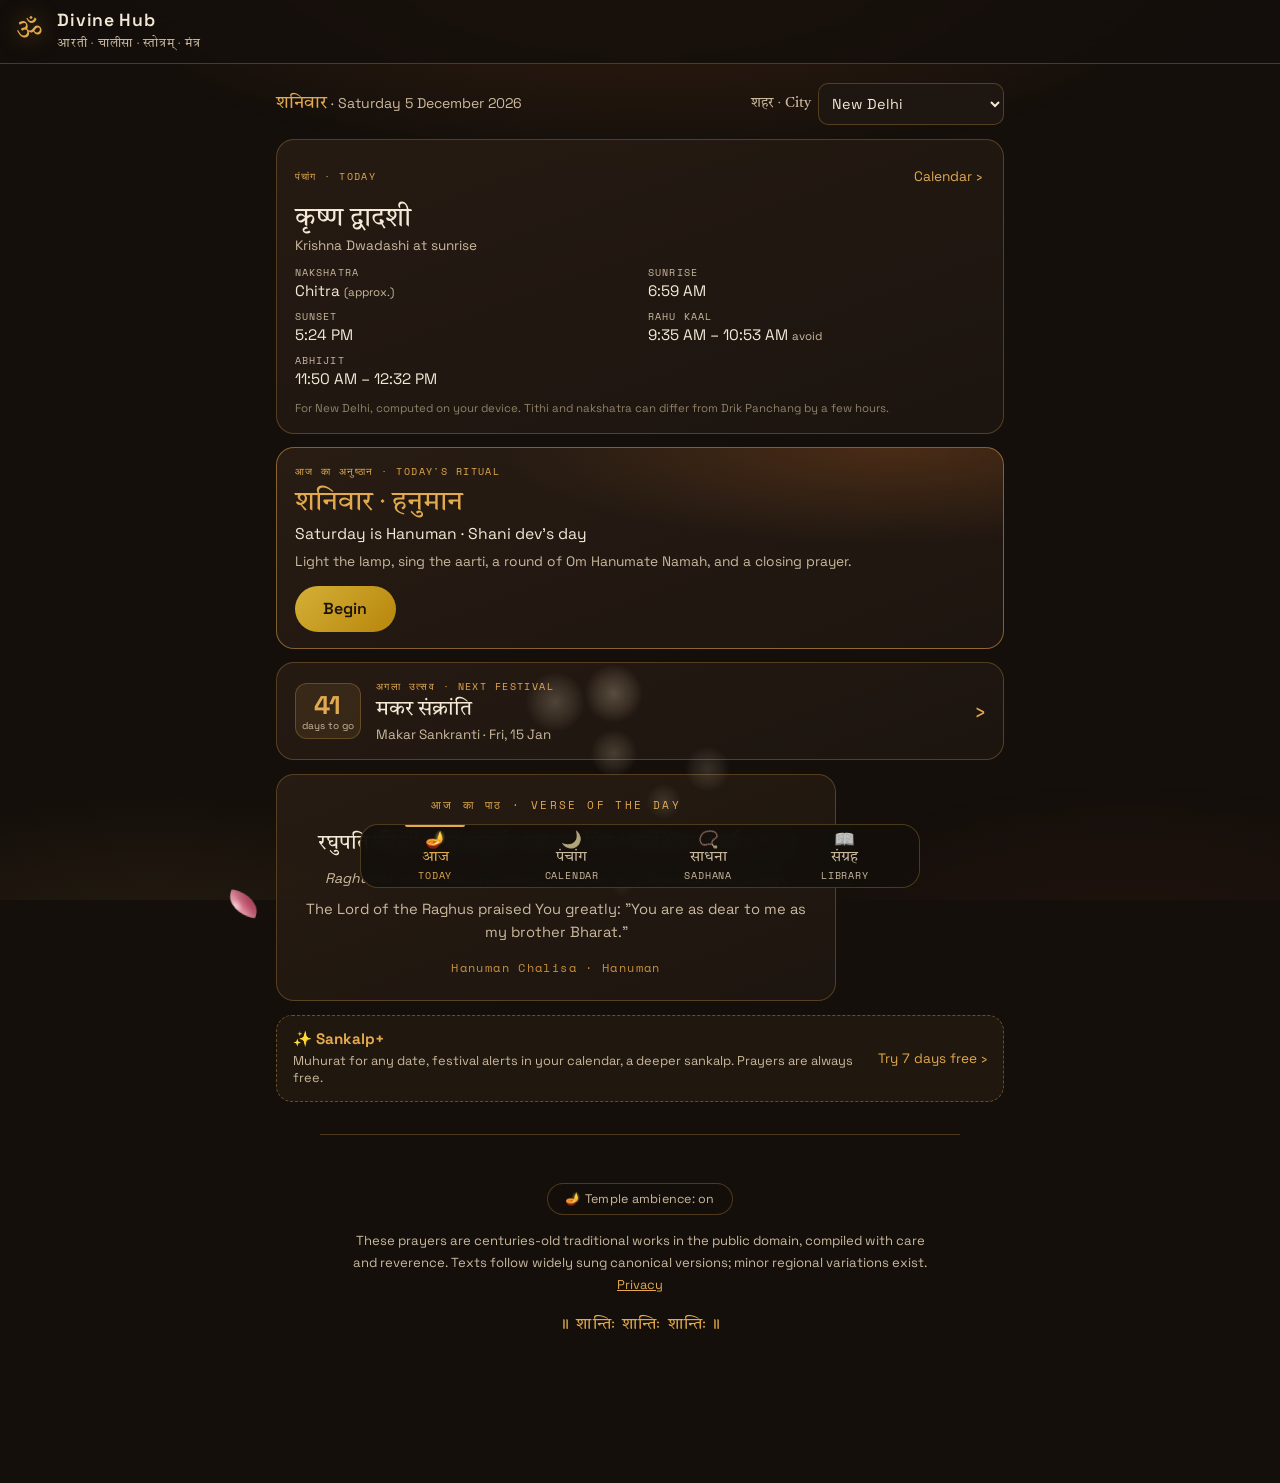
<file: index.html>
<!DOCTYPE html>
<html lang="en">
<head>
<script>try{if(sessionStorage.getItem('dh_intro_seen'))document.documentElement.classList.add('intro-skip')}catch(e){}</script>
<script>try{if(!sessionStorage.getItem('dh_intro_seen')&&localStorage.getItem('divinehub_ambience_v1')!=='off'&&!matchMedia('(prefers-reduced-motion: reduce)').matches)document.documentElement.classList.add('amb-intro')}catch(e){}</script>
<meta charset="UTF-8">
<meta name="viewport" content="width=device-width, initial-scale=1.0">
<title>Divine Hub — Aartis, Stotrams & Mantras</title>
<meta name="description" content="A serene home for sacred Hindu prayers — aartis, chalisas, stotrams and mantras with Devanagari lyrics, transliteration, full English meaning, and audio narration.">
<link rel="preconnect" href="https://fonts.googleapis.com">
<link rel="preconnect" href="https://fonts.gstatic.com" crossorigin>
<link href="https://fonts.googleapis.com/css2?family=Cormorant+Garamond:wght@500;600&family=Space+Grotesk:wght@300;400;500;600;700&family=Space+Mono:wght@400;700&family=Tiro+Devanagari+Hindi:ital@0;1&display=swap" rel="stylesheet">
<meta property="og:type" content="website">
<meta property="og:site_name" content="Divine Hub">
<meta property="og:title" content="Divine Hub — Aartis, Stotrams & Mantras">
<meta property="og:description" content="Traditional aartis, chalisas, stotrams and mantras with Devanagari lyrics, transliteration, full English meaning, and audio narration.">
<meta property="og:url" content="https://roadtodivinity.vercel.app/">
<meta property="og:image" content="https://roadtodivinity.vercel.app/icons/icon-512.png">
<meta name="twitter:card" content="summary">
<meta name="twitter:title" content="Divine Hub — Aartis, Stotrams & Mantras">
<meta name="twitter:description" content="A quiet place for sacred sound: aartis, chalisas, stotrams and mantras with meaning and narration.">
<meta name="twitter:image" content="https://roadtodivinity.vercel.app/icons/icon-512.png">
<link rel="manifest" href="manifest.webmanifest">
<meta name="theme-color" content="#140f0b">
<meta name="mobile-web-app-capable" content="yes">
<meta name="apple-mobile-web-app-capable" content="yes">
<meta name="apple-mobile-web-app-status-bar-style" content="black-translucent">
<meta name="apple-mobile-web-app-title" content="Divine Hub">
<link rel="apple-touch-icon" href="icons/apple-touch-icon.png">
<link rel="stylesheet" href="styles.css?v=54">
<link rel="icon" href="data:image/svg+xml,<svg xmlns='http://www.w3.org/2000/svg' viewBox='0 0 100 100'><text y='0.9em' font-size='90'>🪔</text></svg>">
</head>
<body>
<div id="intro" role="presentation">
  <div class="intro-om">&#x0950;</div>
</div>

<div class="dusk-glow" aria-hidden="true"></div>

<header class="site-header">
  <div class="brand">
    <span class="brand-om">ॐ</span>
    <div class="brand-text">
      <h1>Divine Hub</h1>
      <span class="brand-sub">आरती · चालीसा · स्तोत्रम् · मंत्र</span>
    </div>
  </div>
</header>

<main id="tabPanels" class="tab-panels">

<!-- ============ आज · Today ============ -->
<section id="tab-today" class="tab-panel" role="tabpanel" aria-labelledby="navToday" tabindex="-1">
  <div class="today-head">
    <p class="today-date" id="todayDate"></p>
    <label class="city-pick" for="todayCity"><span class="city-pick-lbl">शहर · City</span>
      <select id="todayCity" aria-label="Your city"></select>
    </label>
  </div>
  <section class="t-card t-panchang" id="todayPanchang" aria-label="Today's panchang"></section>
  <section class="t-card t-ritual" id="todayRitual" aria-label="Today's ritual"></section>
  <div id="todayNext"></div>
  <div id="todayContinue"></div>
  <div id="todayBanner"></div>
  <button class="vod" id="verseOfDay" hidden aria-label="Open today's verse">
    <span class="vod-label">आज का पाठ · Verse of the day</span>
    <span class="vod-dev" id="vodDev"></span>
    <span class="vod-translit" id="vodTranslit"></span>
    <span class="vod-meaning" id="vodMeaning"></span>
    <span class="vod-source" id="vodSource"></span>
  </button>
  <div id="todayPlus"></div>
</section>

<!-- ============ पंचांग · Calendar ============ -->
<section id="tab-calendar" class="tab-panel" role="tabpanel" aria-labelledby="navCalendar" tabindex="-1" hidden>
  <header class="tab-head">
    <h2 class="tab-title"><span class="tab-title-dev">पंचांग</span> Calendar</h2>
    <p class="tab-sub">Tithis, festivals and vrat days. Tap a date for its rituals; tap a festival for muhurat, puja and aarti.</p>
  </header>
  <div class="wp" id="panchangSection">
    <div class="wp-hanger" aria-hidden="true">
      <svg class="wp-cord" viewBox="0 0 200 34" preserveAspectRatio="none"><path d="M0 33 100 4 200 33"/></svg>
      <span class="wp-nail"></span>
      <span class="wp-bar"><i></i><i></i></span>
    </div>
    <div class="wp-stage" id="pkStage" role="group" aria-roledescription="wall calendar" aria-label="Month calendar. Left and right arrow keys change the month; swipe to turn the page."></div>
    <p class="wp-key" aria-label="Key">
      <span><svg viewBox="-12 -12 24 24" width="11" height="11" aria-hidden="true"><circle r="10" class="wm-full"/></svg>Purnima</span>
      <span><svg viewBox="-12 -12 24 24" width="11" height="11" aria-hidden="true"><circle r="9.4" class="wm-new"/></svg>Amavasya</span>
      <span><svg viewBox="-12 -12 24 24" width="11" height="11" aria-hidden="true"><circle r="10" class="wm-dark"/><path class="wm-lit" d="M0,-10A10,10 0 0 1 0,10A4,10 0 0 0 0,-10Z"/></svg>Shukla</span>
      <span><svg viewBox="-12 -12 24 24" width="11" height="11" aria-hidden="true"><circle r="10" class="wm-dark"/><path class="wm-lit" d="M0,-10A10,10 0 0 0 0,10A4,10 0 0 1 0,-10Z"/></svg>Krishna</span>
      <span><svg class="wp-leaf-g" viewBox="0 0 12 12" width="10" height="10" aria-hidden="true"><path d="M1.6 10.4C1.6 5.2 4.8 1.6 10.6 1.4 10.6 7 7.2 10.4 1.6 10.4Z"/><path class="vein" d="M1.6 10.4 7.6 4.4"/></svg>Ekadashi</span>
      <span><svg class="wp-diya" viewBox="0 0 16 14" width="12" height="11" aria-hidden="true"><path class="fl" d="M8 .6C9.9 3.3 10 5 8 6.9 6 5 6.1 3.3 8 .6Z"/><path class="bw" d="M1.2 7.8H14.8C14 11.2 11.3 13 8 13S2 11.2 1.2 7.8Z"/></svg>Festival</span>
      <span><i class="wp-chg" aria-hidden="true"></i>Tithi changes in the day</span>
    </p>
    <p class="wp-sr" id="pkLive" aria-live="polite"></p>
  </div>
  <div class="cal-chips" id="calChips" role="group" aria-label="Filter the list">
    <button type="button" class="cal-chip" data-f="festival" aria-pressed="false">🪔 Festivals</button>
    <button type="button" class="cal-chip" data-f="vrat" aria-pressed="false">🌙 Vrat</button>
    <button type="button" class="cal-chip" data-f="ekadashi" aria-pressed="false">☾ Ekadashi</button>
    <button type="button" class="cal-chip" data-f="muhurat" aria-pressed="false">🕰️ Muhurat</button>
  </div>
  <div class="cal-list" id="calList" aria-live="polite"></div>
  <div id="calDiwali"></div>

  <section id="festivalsSection" class="info-section cal-section">
    <h3 class="info-h3">उत्सव · Upcoming festivals</h3>
    <p class="info-sub">Verified dates from Drik Panchang and national holiday calendars. Hindu festivals follow the lunar calendar; regional observance can differ by a day.</p>
    <div id="festivalUpcoming" class="festival-upcoming"></div>
    <button class="dg-head group-toggle" id="festTableToggle" type="button" aria-expanded="false" aria-controls="festTableWrap">
      <span class="dg-name">Full calendar 2026-2027</span>
      <span class="dg-count">19 festivals</span>
      <span class="dg-caret" aria-hidden="true">›</span>
    </button>
    <div id="festTableWrap" hidden>
      <div id="festivalTable" class="festival-table"></div>
    </div>
  </section>
  <div id="calAlmanac"></div>
</section>

<!-- ============ साधना · Sadhana ============ -->
<section id="tab-sadhana" class="tab-panel" role="tabpanel" aria-labelledby="navSadhana" tabindex="-1" hidden>
  <header class="tab-head">
    <h2 class="tab-title"><span class="tab-title-dev">साधना</span> Sadhana</h2>
    <p class="tab-sub">A guided sitting: दीपक · आरती · जाप · प्रार्थना. Choose a deity and begin.</p>
  </header>
  <section class="t-card ss-start" id="sessionStart" aria-label="Guided session"></section>
  <div class="sd-list" id="sadhanaList"></div>
  <section class="sandhya-section" id="sandhyaSection" aria-label="Sandhya Aarti - evening aarti">
    <div class="sy-card" id="syCard"></div>
  </section>
  <div id="sankalpSlot"></div>
  <div id="zoneSadhana"></div>
</section>

<!-- ============ संग्रह · Library ============ -->
<section id="tab-library" class="tab-panel" role="tabpanel" aria-labelledby="navLibrary" tabindex="-1" hidden>
  <header class="tab-head">
    <h2 class="tab-title"><span class="tab-title-dev">संग्रह</span> Library</h2>
    <p class="tab-sub">Every aarti, chalisa, stotra and mantra, by deity.</p>
  </header>
  <div class="lib-search" role="search">
    <input id="searchInput" type="search" placeholder="Search prayers, deities, meanings…" aria-label="Search prayers" autocomplete="off">
    <button type="button" id="libAsk" class="lib-ask" aria-label="Ask the Divine Guide">Ask</button>
  </div>
  <div class="lib-results" id="libResults" hidden>
    <p class="lib-results-head" id="libResultsHead"></p>
    <div id="prayerGrid" class="prayer-grid"></div>
  </div>
  <div id="libBrowse">
    <h3 class="lib-h">देवता · Deity rooms</h3>
    <div class="room-grid" id="roomGrid"></div>
    <h3 class="lib-h">अध्ययन · Learn</h3>
    <div class="learn-links" id="learnLinks"></div>
    <section class="zone" id="zonePractice" aria-label="Journeys and quizzes"></section>
    <section id="whySection" class="info-section">
      <button class="dg-head group-toggle" id="whyToggle" type="button" aria-expanded="false" aria-controls="whyWrap">
        <span class="dg-name dg-name-stack">पूजा सामग्री · Why is this used in puja?
          <span class="dg-sub">the meaning behind the thali</span>
        </span>
        <span class="dg-caret" aria-hidden="true">›</span>
      </button>
      <div id="whyWrap" hidden>
        <p class="info-sub">The purpose and reasoning — traditional, and where it exists, practical — behind the things on a puja thali.</p>
        <input id="whySearch" class="why-search" type="search" placeholder="Search: camphor, tulsi, kalash, red thread…" aria-label="Search puja items">
        <div id="whyList" class="why-list"></div>
      </div>
    </section>
  </div>
</section>

</main>

<nav class="bottom-nav" id="bottomNav" role="tablist" aria-label="Main">
  <button type="button" class="bn-tab" id="navToday" role="tab" data-tab="today" aria-controls="tab-today" aria-selected="true">
    <span class="bn-ic" aria-hidden="true">🪔</span><span class="bn-dev">आज</span><span class="bn-en">Today</span>
  </button>
  <button type="button" class="bn-tab" id="navCalendar" role="tab" data-tab="calendar" aria-controls="tab-calendar" aria-selected="false" tabindex="-1">
    <span class="bn-ic" aria-hidden="true">🌙</span><span class="bn-dev">पंचांग</span><span class="bn-en">Calendar</span>
  </button>
  <button type="button" class="bn-tab" id="navSadhana" role="tab" data-tab="sadhana" aria-controls="tab-sadhana" aria-selected="false" tabindex="-1">
    <span class="bn-ic" aria-hidden="true">📿</span><span class="bn-dev">साधना</span><span class="bn-en">Sadhana</span>
  </button>
  <button type="button" class="bn-tab" id="navLibrary" role="tab" data-tab="library" aria-controls="tab-library" aria-selected="false" tabindex="-1">
    <span class="bn-ic" aria-hidden="true">📖</span><span class="bn-dev">संग्रह</span><span class="bn-en">Library</span>
  </button>
</nav>

<section id="japaSection" class="japa-section dh-sheet" hidden>
  <button class="dh-sheet-close" id="japaClose" aria-label="Close japa counter">✕</button>
  <div class="japa-hero">
    <h2>Japa Counter</h2>
    <p>A digital mala for your daily practice. Tap the mala — or let it listen. 108 beads, one breath at a time.</p>
  </div>

  <div class="japa-layout">
    <div class="mala-stage">
      <svg id="malaSvg" viewBox="0 0 340 340" role="button" tabindex="0" aria-label="Tap to count">
        <circle id="progressTrack" cx="170" cy="170" r="158" fill="none" stroke="rgba(226,169,78,0.15)" stroke-width="4"/>
        <circle id="progressRing" cx="170" cy="170" r="158" fill="none" stroke="#e2a94e" stroke-width="4"
          stroke-linecap="round" transform="rotate(-90 170 170)"/>
        <g id="beadRing"></g>
      </svg>
      <button id="malaTap" class="mala-tap" aria-label="Count one recitation">
        <span id="japaCount" class="japa-count">0</span>
        <span id="japaTarget" class="japa-target">of 108</span>
        <span class="japa-hint">tap to count</span>
      </button>
    </div>

    <div class="japa-side">
      <div class="japa-block">
        <span class="japa-label">Mantra</span>
        <select id="mantraSelect">
          <option value="om namah shivaya" data-dev="ॐ नमः शिवाय">Om Namah Shivaya — ॐ नमः शिवाय</option>
          <option value="om gam ganapataye namah" data-dev="ॐ गं गणपतये नमः">Om Gam Ganapataye Namah — ॐ गं गणपतये नमः</option>
          <option value="hare krishna hare krishna" data-dev="हरे कृष्ण हरे कृष्ण">Hare Krishna — हरे कृष्ण</option>
          <option value="om namo narayanaya" data-dev="ॐ नमो नारायणाय">Om Namo Narayanaya — ॐ नमो नारायणाय</option>
          <option value="jai shri ram" data-dev="जय श्री राम">Jai Shri Ram — जय श्री राम</option>
          <option value="gayatri" data-dev="ॐ भूर्भुवः स्वः">Gayatri — ॐ भूर्भुवः स्वः</option>
          <option value="custom" data-dev="">Custom…</option>
        </select>
        <input id="mantraCustom" type="text" placeholder="Your mantra (for listening mode)" hidden>
        <div id="mantraDev" class="mantra-dev">ॐ नमः शिवाय</div>
      </div>

      <div class="japa-block">
        <span class="japa-label">Round length</span>
        <div class="preset-row">
          <button class="preset" data-n="11">11</button>
          <button class="preset" data-n="21">21</button>
          <button class="preset active" data-n="108">108</button>
          <button class="preset" data-n="custom">Custom</button>
          <input id="customTarget" type="number" min="1" max="1000" value="54" hidden>
        </div>
      </div>

      <div class="japa-block">
        <span class="japa-label">Mode</span>
        <div class="mode-row">
          <button id="modeTap" class="mode-btn active">Tap</button>
          <button id="modeListen" class="mode-btn">Listen <span class="exp-tag">experimental</span></button>
        </div>
        <p id="listenStatus" class="listen-status" hidden></p>
      </div>

      <div class="japa-block japa-stats">
        <div><span id="streakDays" class="stat-num">0</span><span class="stat-lbl">day streak 🔥</span></div>
        <div><span id="todayCount" class="stat-num">0</span><span class="stat-lbl">today</span></div>
        <div><span id="roundsToday" class="stat-num">0</span><span class="stat-lbl">rounds today</span></div>
      </div>

      <button id="resetRound" class="reset-btn">Reset round</button>
    </div>
  </div>
</section>

<div id="prayerView" class="prayer-view" hidden>
  <div class="prayer-view-inner">
    <button class="close-btn" id="closePrayer" aria-label="Close">✕</button>
    <div id="prayerContent"></div>
  </div>
</div>


<section id="guidesSection" class="info-section dh-sheet" hidden>
  <button class="dh-sheet-close" id="guidesClose" aria-label="Close puja guides">✕</button>
  <h2 class="info-title">पूजा विधि · Puja Guides</h2>
  <p class="info-sub">Household-scale samagri lists with quantities and step outlines. Your family pandit's word always wins where traditions differ.</p>
  <div id="guideList" class="guide-list"></div>
</section>

<section id="nearbySection" class="info-section dh-sheet" hidden>
  <button class="dh-sheet-close" id="nearbyClose" aria-label="Close nearby">✕</button>
  <h2 class="info-title">नज़दीक · Nearby stores</h2>
  <p class="info-sub">Find temples and puja-samagri shops around you, and pandit services online. Location is used only in your browser to build a map link.</p>
  <div class="nearby-actions">
    <button id="nearbyLocate" class="btn-gold">📍 Use my location</button>
    <span id="nearbyStatus" class="nearby-status"></span>
  </div>
  <div id="nearbyLinks" class="nearby-links"></div>
  <h3 class="info-h3">Book a pandit online</h3>
  <div class="pandit-list">
    <a class="pandit-card" href="https://smartpuja.com" target="_blank" rel="noopener"><strong>SmartPuja</strong><span>Book verified pandits for 400+ pujas across major Indian cities, with samagri included.</span></a>
    <a class="pandit-card" href="https://www.99pandit.com" target="_blank" rel="noopener"><strong>99Pandit</strong><span>Pandit booking for home pujas, path and ceremonies, online and in person.</span></a>
    <a class="pandit-card" href="https://pujanpujari.com" target="_blank" rel="noopener"><strong>Puja N Pujari</strong><span>Puja services and samagri kits delivered, across India and abroad.</span></a>
    <a class="pandit-card" href="https://www.drikpanchang.com" target="_blank" rel="noopener"><strong>Drik Panchang</strong><span>The reference panchang — muhurats, tithis and festival timings for your exact city.</span></a>
  </div>
</section>

<div id="pkCardOverlay" class="wsh-ov" hidden>
  <div class="wsh" id="pkCard" role="dialog" aria-modal="true" aria-label="Day details"></div>
</div>

<div id="chatPanel" class="chat-panel" role="dialog" aria-label="Divine Guide" hidden>
  <div class="chat-header">
    <div>
      <strong>Divine Guide</strong>
      <span class="chat-sub" id="chatMode">on-device guide</span>
    </div>
    <div class="chat-header-actions">
      <button id="chatSettings" class="chat-close" aria-label="Guide settings">⚙</button>
      <button id="chatClose" class="chat-close" aria-label="Close chat">✕</button>
    </div>
  </div>
  <div id="chatSettingsRow" class="chat-settings" hidden>
    <div class="chat-settings-fields">
      <input id="geminiKeyInput" type="password" placeholder="Gemini API key" autocomplete="off">
      <button id="geminiKeySave">Save</button>
      <button id="geminiKeyClear">Clear</button>
    </div>
    <span class="chat-settings-note">With a Gemini key (free, aistudio.google.com) the Guide answers conversationally. Without one it uses its built-in knowledge. The key is stored only in this browser. Restrict the key to this site by HTTP referrer for safety.</span>
  </div>
  <div id="chatMessages" class="chat-messages"></div>
  <div id="chatChips" class="chat-chips"></div>
  <form id="chatForm" class="chat-form">
    <input id="chatInput" type="text" placeholder="Ask anything…" autocomplete="off" aria-label="Ask the guide">
    <button type="submit" aria-label="Send">➤</button>
  </form>
</div>

<footer class="site-footer">
  <button id="installBtn" class="install-btn" hidden>⤓ Install Divine Hub on this device</button>
  <p>These prayers are centuries-old traditional works in the public domain, compiled with care and reverence. Texts follow widely sung canonical versions; minor regional variations exist.</p>
  <p class="footer-links"><a href="privacy.html">Privacy</a></p>
  <p class="footer-om">॥ शान्तिः शान्तिः शान्तिः ॥</p>
</footer>

<script>
if ('serviceWorker' in navigator) {
  window.addEventListener('load', () => navigator.serviceWorker.register('sw.js').catch(() => {}));
}
</script>
<script src="config.js?v=48"></script>
<script src="data.js?v=46"></script>
<script src="data2.js?v=46"></script>
<script src="data3.js?v=46"></script>
<script src="data4.js?v=46"></script>
<script src="data5.js?v=46"></script>
<script src="data6.js?v=46"></script>
<script src="data7.js?v=46"></script>
<script src="data8.js?v=46"></script>
<script src="data9.js?v=55"></script>
<script src="data10.js?v=56"></script>
<script src="data11.js?v=57"></script>
<script src="data12.js?v=58"></script>
<script src="data13.js?v=59"></script>
<script src="festivals.js?v=46"></script>
<script src="guides.js?v=46"></script>
<script src="why.js?v=46"></script>
<script src="audio.js?v=49"></script>
<script src="aura.js?v=51"></script>
<script src="app.js?v=51"></script>
<script src="focus.js?v=54"></script>
<script src="journeys.js?v=50"></script>
<script src="sadhana.js?v=54"></script>
<script src="plus.js?v=48"></script>
<script src="sankalp.js?v=50"></script>
<script src="quizzes.js?v=46"></script>
<script src="almanac.js?v=50"></script>
<script src="sandhya.js?v=50"></script>
<script src="japa.js?v=50"></script>
<script src="panchang.js?v=51"></script>
<script src="muhurat.js?v=47"></script>
<script src="diwali.js?v=50"></script>
<script src="sections.js?v=50"></script>
<script src="ambience.js?v=46"></script>
<script src="deities.js?v=50"></script>
<script src="session.js?v=54"></script>
<script src="calendar.js?v=50"></script>
<script src="library.js?v=50"></script>
<script src="today.js?v=50"></script>
<script src="shell.js?v=52"></script>
<script src="backnav.js?v=50"></script>
</body>
</html>
</file>
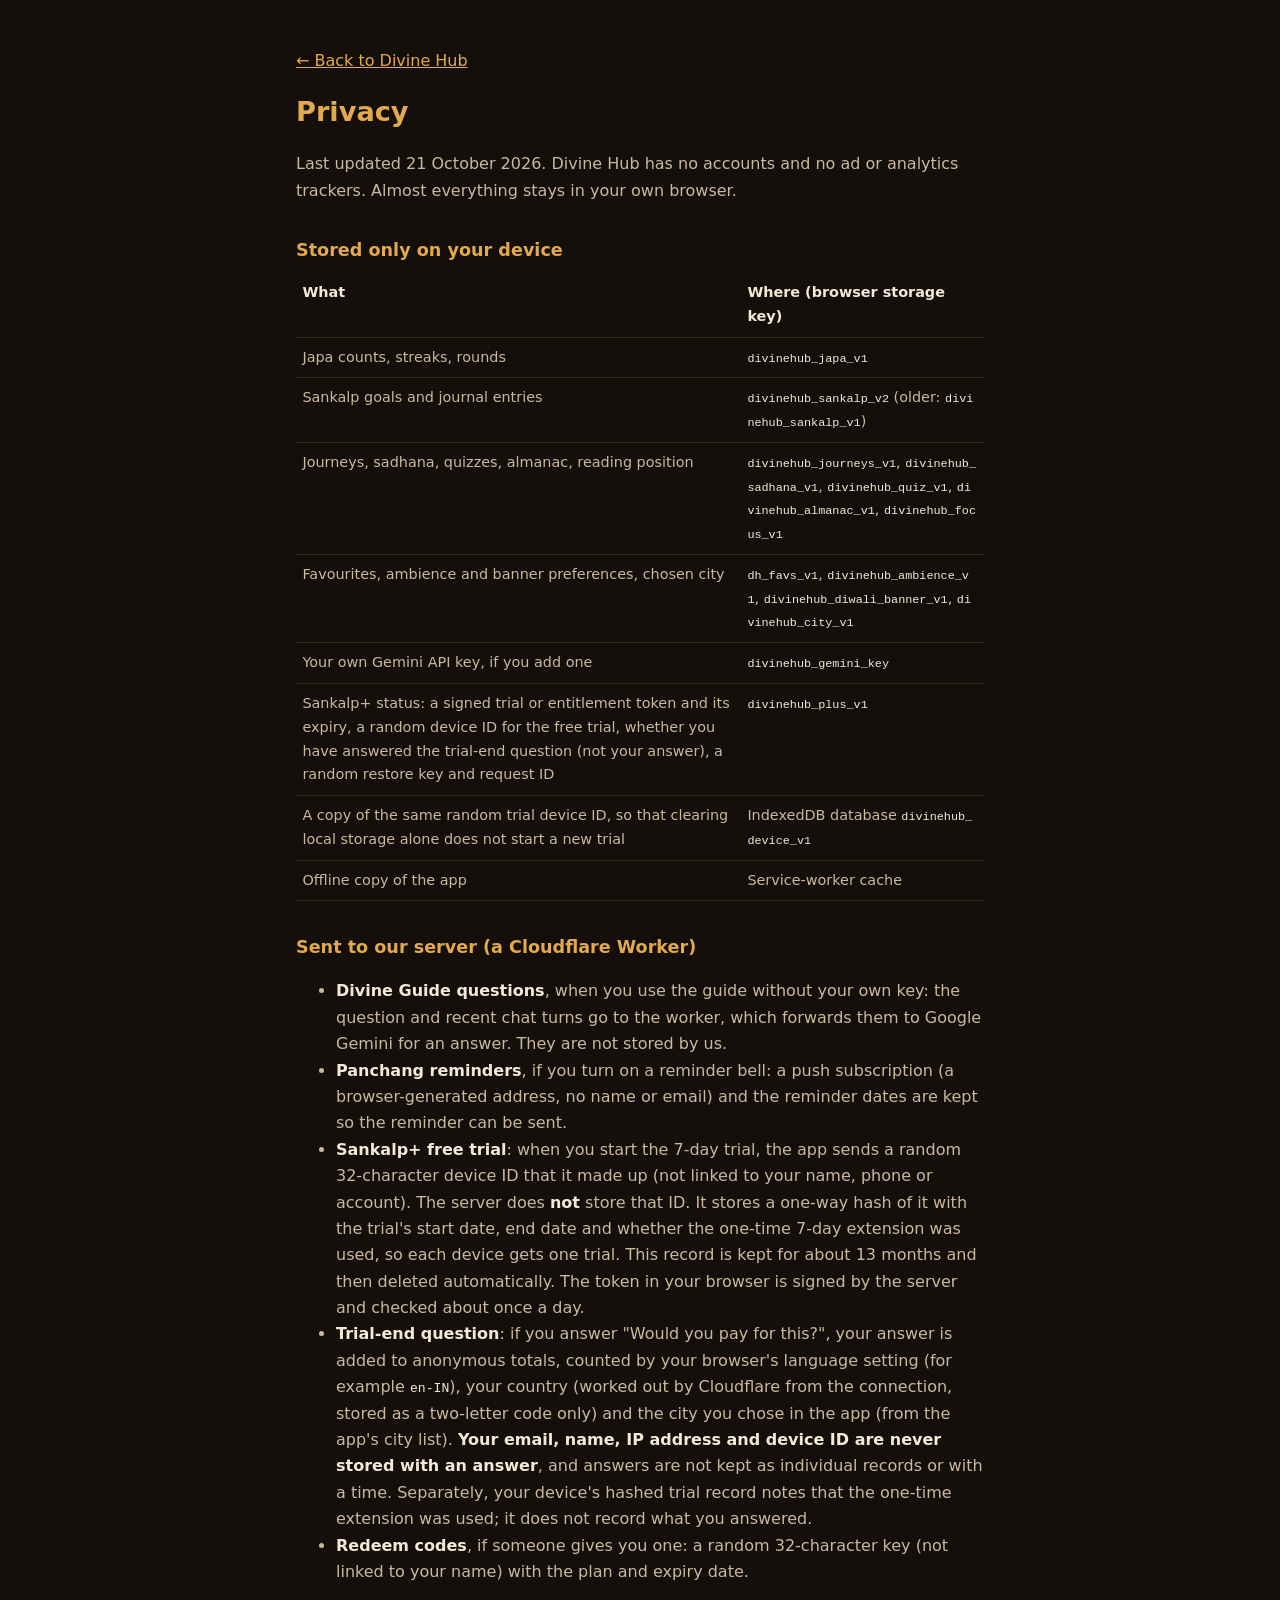
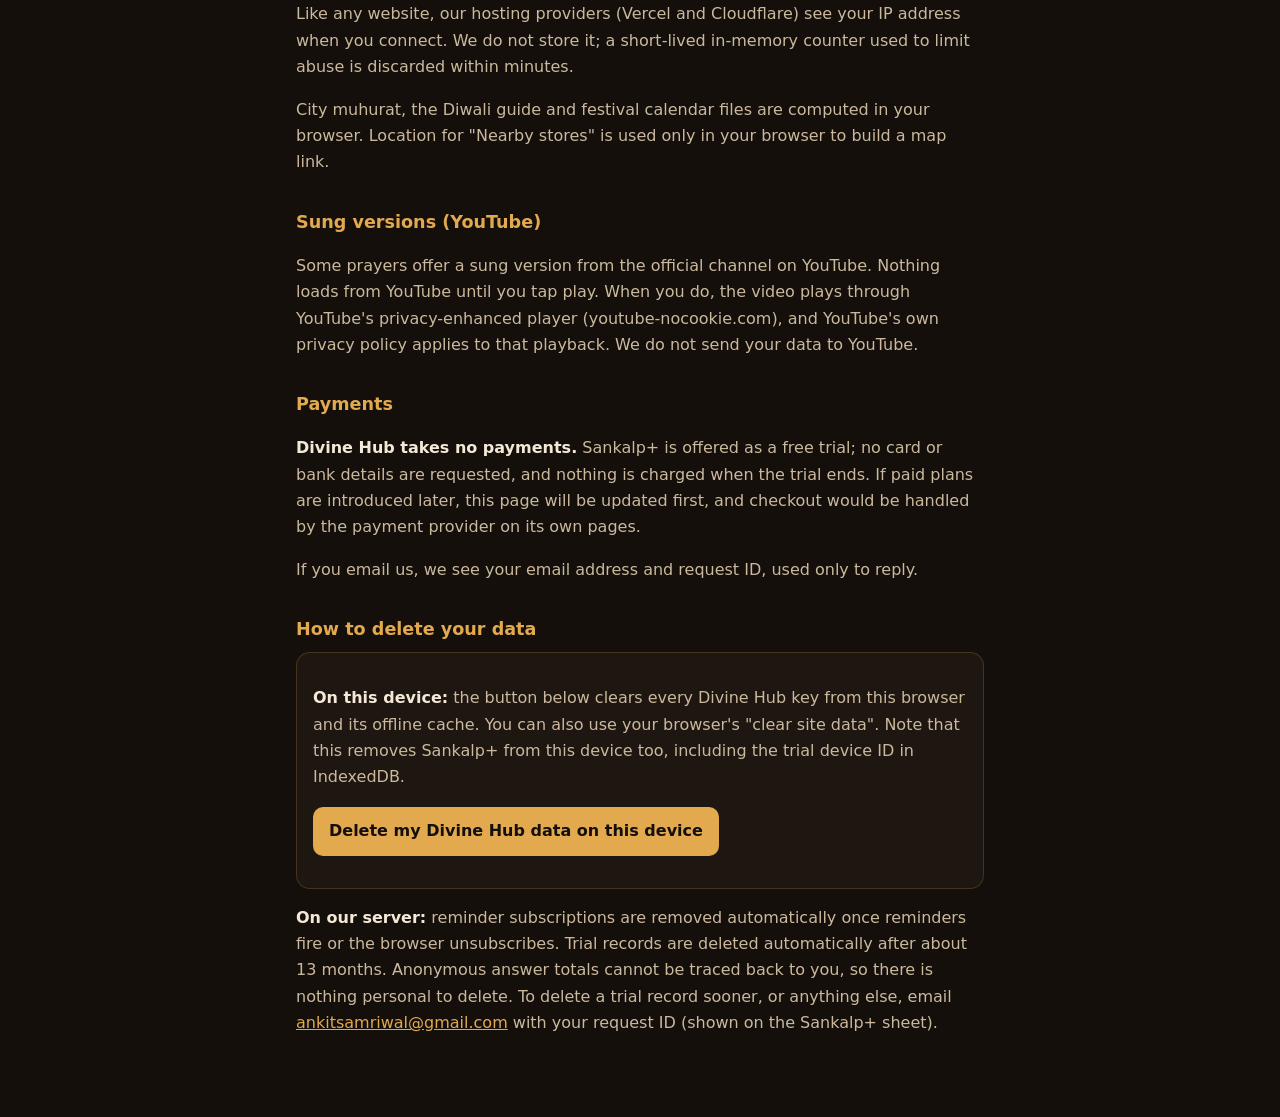
<file: privacy.html>
<!DOCTYPE html>
<html lang="en">
<head>
<meta charset="UTF-8">
<meta name="viewport" content="width=device-width, initial-scale=1.0">
<title>Privacy · Divine Hub</title>
<meta name="description" content="What Divine Hub stores, where it is stored, and how to delete it.">
<meta name="theme-color" content="#140f0b">
<style>
  :root { --ink:#140f0b; --ink-2:#1e1610; --gold:#e2a94e; --cream:#f4e9d6; --cream-dim:#cbb99e; }
  * { box-sizing: border-box; }
  body { margin:0; background:var(--ink); color:var(--cream); font:16px/1.65 'Space Grotesk', system-ui, sans-serif; }
  main { max-width: 720px; margin: 0 auto; padding: 2rem 16px 4rem; }
  h1 { color: var(--gold); font-size: 1.7rem; margin: 0 0 .3rem; }
  h2 { color: var(--gold); font-size: 1.1rem; margin: 2rem 0 .5rem; }
  p, li { color: var(--cream-dim); }
  b { color: var(--cream); }
  a { color: var(--gold); }
  table { width: 100%; border-collapse: collapse; font-size: .9rem; }
  th, td { text-align: left; vertical-align: top; padding: .5rem .4rem; border-bottom: 1px solid rgba(226,169,78,.18); }
  th { color: var(--cream); font-weight: 600; }
  td { color: var(--cream-dim); }
  code { font-family: 'Space Mono', monospace; font-size: .82em; color: var(--cream); word-break: break-all; }
  .card { background: var(--ink-2); border: 1px solid rgba(226,169,78,.2); border-radius: 14px; padding: 1rem; }
  button { background: var(--gold); color: var(--ink); border: none; border-radius: 10px; padding: .7rem 1rem; font: inherit; font-weight: 700; cursor: pointer; }
  .wrap { overflow-x: auto; }
</style>
</head>
<body>
<main>
  <p><a href="./">← Back to Divine Hub</a></p>
  <h1>Privacy</h1>
  <p>Last updated 21 October 2026. Divine Hub has no accounts and no ad or analytics trackers. Almost everything stays in your own browser.</p>

  <h2>Stored only on your device</h2>
  <div class="wrap"><table>
    <tr><th>What</th><th>Where (browser storage key)</th></tr>
    <tr><td>Japa counts, streaks, rounds</td><td><code>divinehub_japa_v1</code></td></tr>
    <tr><td>Sankalp goals and journal entries</td><td><code>divinehub_sankalp_v2</code> (older: <code>divinehub_sankalp_v1</code>)</td></tr>
    <tr><td>Journeys, sadhana, quizzes, almanac, reading position</td><td><code>divinehub_journeys_v1</code>, <code>divinehub_sadhana_v1</code>, <code>divinehub_quiz_v1</code>, <code>divinehub_almanac_v1</code>, <code>divinehub_focus_v1</code></td></tr>
    <tr><td>Favourites, ambience and banner preferences, chosen city</td><td><code>dh_favs_v1</code>, <code>divinehub_ambience_v1</code>, <code>divinehub_diwali_banner_v1</code>, <code>divinehub_city_v1</code></td></tr>
    <tr><td>Your own Gemini API key, if you add one</td><td><code>divinehub_gemini_key</code></td></tr>
    <tr><td>Sankalp+ status: a signed trial or entitlement token and its expiry, a random device ID for the free trial, whether you have answered the trial-end question (not your answer), a random restore key and request ID</td><td><code>divinehub_plus_v1</code></td></tr>
    <tr><td>A copy of the same random trial device ID, so that clearing local storage alone does not start a new trial</td><td>IndexedDB database <code>divinehub_device_v1</code></td></tr>
    <tr><td>Offline copy of the app</td><td>Service-worker cache</td></tr>
  </table></div>

  <h2>Sent to our server (a Cloudflare Worker)</h2>
  <ul>
    <li><b>Divine Guide questions</b>, when you use the guide without your own key: the question and recent chat turns go to the worker, which forwards them to Google Gemini for an answer. They are not stored by us.</li>
    <li><b>Panchang reminders</b>, if you turn on a reminder bell: a push subscription (a browser-generated address, no name or email) and the reminder dates are kept so the reminder can be sent.</li>
    <li><b>Sankalp+ free trial</b>: when you start the 7-day trial, the app sends a random 32-character device ID that it made up (not linked to your name, phone or account). The server does <b>not</b> store that ID. It stores a one-way hash of it with the trial's start date, end date and whether the one-time 7-day extension was used, so each device gets one trial. This record is kept for about 13 months and then deleted automatically. The token in your browser is signed by the server and checked about once a day.</li>
    <li><b>Trial-end question</b>: if you answer "Would you pay for this?", your answer is added to anonymous totals, counted by your browser's language setting (for example <code>en-IN</code>), your country (worked out by Cloudflare from the connection, stored as a two-letter code only) and the city you chose in the app (from the app's city list). <b>Your email, name, IP address and device ID are never stored with an answer</b>, and answers are not kept as individual records or with a time. Separately, your device's hashed trial record notes that the one-time extension was used; it does not record what you answered.</li>
    <li><b>Redeem codes</b>, if someone gives you one: a random 32-character key (not linked to your name) with the plan and expiry date.</li>
  </ul>
  <p>Like any website, our hosting providers (Vercel and Cloudflare) see your IP address when you connect. We do not store it; a short-lived in-memory counter used to limit abuse is discarded within minutes.</p>
  <p>City muhurat, the Diwali guide and festival calendar files are computed in your browser. Location for "Nearby stores" is used only in your browser to build a map link.</p>

  <h2>Sung versions (YouTube)</h2>
  <p>Some prayers offer a sung version from the official channel on YouTube. Nothing loads from YouTube until you tap play. When you do, the video plays through YouTube's privacy-enhanced player (youtube-nocookie.com), and YouTube's own privacy policy applies to that playback. We do not send your data to YouTube.</p>

  <h2>Payments</h2>
  <p><b>Divine Hub takes no payments.</b> Sankalp+ is offered as a free trial; no card or bank details are requested, and nothing is charged when the trial ends. If paid plans are introduced later, this page will be updated first, and checkout would be handled by the payment provider on its own pages.</p>
  <p>If you email us, we see your email address and request ID, used only to reply.</p>

  <h2>How to delete your data</h2>
  <div class="card">
    <p><b>On this device:</b> the button below clears every Divine Hub key from this browser and its offline cache. You can also use your browser's "clear site data". Note that this removes Sankalp+ from this device too, including the trial device ID in IndexedDB.</p>
    <button id="wipe" type="button">Delete my Divine Hub data on this device</button>
    <p id="wipeMsg" role="status"></p>
  </div>
  <p><b>On our server:</b> reminder subscriptions are removed automatically once reminders fire or the browser unsubscribes. Trial records are deleted automatically after about 13 months. Anonymous answer totals cannot be traced back to you, so there is nothing personal to delete. To delete a trial record sooner, or anything else, email <a href="mailto:ankitsamriwal@gmail.com?subject=Divine%20Hub%20data%20deletion">ankitsamriwal@gmail.com</a> with your request ID (shown on the Sankalp+ sheet).</p>
</main>
<script>
document.getElementById('wipe').addEventListener('click', function () {
  if (!confirm('Delete all Divine Hub data stored in this browser? This cannot be undone.')) return;
  var n = 0;
  try {
    Object.keys(localStorage).forEach(function (k) { if (/^(divinehub_|dh_)/.test(k)) { localStorage.removeItem(k); n++; } });
  } catch (e) {}
  try { sessionStorage.clear(); } catch (e) {}
  try { if (window.indexedDB) { indexedDB.deleteDatabase('divinehub_device_v1'); n++; } } catch (e) {}
  var done = function () { document.getElementById('wipeMsg').textContent = 'Removed ' + n + ' stored item' + (n === 1 ? '' : 's') + ' and the offline cache.'; };
  if (window.caches && caches.keys) {
    caches.keys().then(function (ks) { return Promise.all(ks.filter(function (k) { return k.indexOf('divine-hub') === 0; }).map(function (k) { return caches.delete(k); })); }).then(done, done);
  } else { done(); }
});
</script>
</body>
</html>
</file>
<file: styles.css>
:root {
  --ink: #140f0b;
  --ink-2: #1e1610;
  --ink-3: #2a1e14;
  --gold: #e2a94e;
  --gold-soft: #c98f3d;
  --gold-dim: rgba(226, 169, 78, 0.28);
  --flame: #d9702c;
  --cream: #f4e9d6;
  --cream-dim: #cbb99e;
  --maroon: #8a3520;
  --font-ui: 'Space Grotesk', system-ui, sans-serif;
  --font-mono: 'Space Mono', monospace;
  --font-dev: 'Tiro Devanagari Hindi', serif;
}

* { margin: 0; padding: 0; box-sizing: border-box; }

html { scroll-behavior: smooth; }

html { overflow-x: hidden; }

body {
  background: var(--ink);
  color: var(--cream);
  font-family: var(--font-ui);
  min-height: 100vh;
  overflow-x: hidden;
}

.dusk-glow {
  position: fixed;
  inset: 0;
  pointer-events: none;
  z-index: 0;
  background:
    radial-gradient(ellipse 80% 45% at 50% -8%, rgba(217, 112, 44, 0.20), transparent 60%),
    radial-gradient(ellipse 50% 35% at 12% 108%, rgba(226, 169, 78, 0.10), transparent 60%),
    radial-gradient(ellipse 50% 35% at 88% 108%, rgba(138, 53, 32, 0.14), transparent 60%);
}

/* ---------- header ---------- */
.site-header {
  position: sticky;
  top: 0;
  z-index: 40;
  display: flex;
  align-items: center;
  justify-content: space-between;
  gap: 1.5rem;
  padding: 0.9rem 2rem;
  background: rgba(20, 15, 11, 0.82);
  backdrop-filter: blur(14px);
  border-bottom: 1px solid var(--gold-dim);
}

.brand { display: flex; align-items: center; gap: 0.9rem; }

.brand-om {
  font-family: var(--font-dev);
  font-size: 2rem;
  color: var(--gold);
  text-shadow: 0 0 22px rgba(226, 169, 78, 0.5);
}

.brand-text h1 {
  font-size: 1.25rem;
  font-weight: 600;
  letter-spacing: 0.04em;
  line-height: 1.1;
}

.brand-sub {
  font-family: var(--font-dev);
  font-size: 0.78rem;
  color: var(--cream-dim);
  letter-spacing: 0.06em;
}

.header-search input {
  width: min(340px, 40vw);
  padding: 0.6rem 1rem;
  border-radius: 999px;
  border: 1px solid var(--gold-dim);
  background: var(--ink-2);
  color: var(--cream);
  font-family: var(--font-ui);
  font-size: 0.9rem;
  outline: none;
  transition: border-color 0.25s, box-shadow 0.25s;
}
.header-search input:focus {
  border-color: var(--gold);
  box-shadow: 0 0 0 3px rgba(226, 169, 78, 0.15);
}
.header-search input::placeholder { color: var(--cream-dim); }

/* ---------- hero ---------- */
.hero {
  position: relative;
  text-align: center;
  padding: 5rem 1.5rem 3.2rem;
  z-index: 1;
}

.hero-om {
  font-family: var(--font-dev);
  font-size: 4.4rem;
  color: var(--gold);
  text-shadow: 0 0 40px rgba(226, 169, 78, 0.45);
  margin-bottom: 0.8rem;
}

.hero h2 {
  font-size: clamp(1.7rem, 4vw, 2.6rem);
  font-weight: 500;
  letter-spacing: 0.01em;
  margin-bottom: 0.9rem;
}

.hero p {
  max-width: 620px;
  margin: 0 auto;
  color: var(--cream-dim);
  font-size: 1.02rem;
  line-height: 1.65;
}

/* ---------- deity filter ---------- */
.deity-filter {
  position: relative;
  z-index: 20;
  display: flex;
  justify-content: center;
  padding: 0 1.5rem 2.6rem;
}

.deity-filter-btn {
  font-family: var(--font-mono);
  font-size: 0.85rem;
  letter-spacing: 0.05em;
  display: inline-flex;
  align-items: center;
  gap: 0.6rem;
  padding: 0.65rem 1.4rem;
  border-radius: 999px;
  border: 1px solid var(--gold-dim);
  background: rgba(24, 18, 12, 0.6);
  color: var(--cream);
  cursor: pointer;
  transition: border-color 0.2s, box-shadow 0.2s;
}
.deity-filter-btn:hover,
.deity-filter-btn[aria-expanded="true"] {
  border-color: var(--gold);
  box-shadow: 0 0 18px rgba(226, 169, 78, 0.18);
}
.df-caret { color: var(--gold); font-size: 0.8rem; transition: transform 0.2s; }
.deity-filter-btn[aria-expanded="true"] .df-caret { transform: rotate(180deg); }

.deity-menu {
  position: absolute;
  top: calc(100% - 2.1rem);
  left: 50%;
  transform: translateX(-50%);
  width: min(320px, calc(100vw - 2.5rem));
  background: var(--ink-2);
  border: 1px solid var(--gold-dim);
  border-radius: 14px;
  box-shadow: 0 18px 50px rgba(0, 0, 0, 0.55);
  max-height: 330px;
  overflow-y: auto;
  padding: 0.4rem;
  z-index: 25;
}
.deity-menu[hidden] { display: none; }

.deity-option {
  display: flex;
  align-items: center;
  gap: 0.7rem;
  width: 100%;
  padding: 0.55rem 0.7rem;
  background: none;
  border: none;
  border-radius: 10px;
  color: var(--cream);
  font-family: var(--font-ui);
  font-size: 0.9rem;
  cursor: pointer;
  text-align: left;
}
.deity-option:hover { background: var(--ink-3); }
.df-check {
  width: 17px; height: 17px; flex: none;
  border: 1px solid var(--gold-dim);
  border-radius: 5px;
  position: relative;
  transition: all 0.15s;
}
.deity-option.selected .df-check { background: var(--gold); border-color: var(--gold); }
.deity-option.selected .df-check::after {
  content: '\2713';
  position: absolute; inset: 0;
  display: flex; align-items: center; justify-content: center;
  color: var(--ink);
  font-size: 0.72rem;
  font-weight: 700;
}
.df-name { flex: 1; }
.df-count { font-family: var(--font-mono); font-size: 0.72rem; color: var(--cream-dim); }

.deity-clear {
  display: block;
  width: 100%;
  margin-top: 0.3rem;
  padding: 0.55rem 0.5rem 0.35rem;
  background: none;
  border: none;
  border-top: 1px solid var(--gold-dim);
  color: var(--gold);
  font-family: var(--font-mono);
  font-size: 0.75rem;
  letter-spacing: 0.05em;
  cursor: pointer;
}
.deity-clear[hidden] { display: none; }

/* ---------- prayer grid ---------- */
.prayer-grid {
  position: relative;
  z-index: 1;
  display: grid;
  grid-template-columns: repeat(auto-fill, minmax(300px, 1fr));
  gap: 1.2rem;
  max-width: 1180px;
  margin: 0 auto;
  padding: 0 1.5rem 4rem;
}

.card {
  position: relative;
  background: linear-gradient(160deg, var(--ink-2), var(--ink-3));
  border: 1px solid var(--gold-dim);
  border-radius: 16px;
  padding: 1.5rem;
  cursor: pointer;
  transition: transform 0.25s, border-color 0.25s, box-shadow 0.25s;
  display: flex;
  flex-direction: column;
  gap: 0.7rem;
}
.card:hover {
  transform: translateY(-4px);
  border-color: var(--gold);
  box-shadow: 0 14px 40px rgba(0, 0, 0, 0.45), 0 0 24px rgba(226, 169, 78, 0.12);
}

.card-tags { display: flex; gap: 0.5rem; flex-wrap: wrap; }

.tag {
  font-family: var(--font-mono);
  font-size: 0.66rem;
  letter-spacing: 0.08em;
  text-transform: uppercase;
  padding: 0.25rem 0.6rem;
  border-radius: 999px;
  border: 1px solid var(--gold-dim);
  color: var(--gold);
}
.tag.type { color: var(--cream-dim); }

.card h3 {
  font-size: 1.18rem;
  font-weight: 600;
  line-height: 1.3;
}

.card .card-dev {
  font-family: var(--font-dev);
  color: var(--cream-dim);
  font-size: 0.95rem;
  line-height: 1.7;
  display: -webkit-box;
  -webkit-line-clamp: 2;
  -webkit-box-orient: vertical;
  overflow: hidden;
}

.card .card-meta {
  margin-top: auto;
  font-family: var(--font-mono);
  font-size: 0.72rem;
  color: var(--cream-dim);
  letter-spacing: 0.05em;
}

.empty-state {
  grid-column: 1 / -1;
  text-align: center;
  color: var(--cream-dim);
  padding: 3rem 1rem;
  font-size: 1rem;
}

/* ---------- prayer view ---------- */
.prayer-view {
  position: fixed;
  inset: 0;
  z-index: 100;
  background: rgba(10, 7, 5, 0.75);
  backdrop-filter: blur(8px);
  overflow-y: auto;
  padding: 4vh 1rem;
}

.prayer-view-inner {
  position: relative;
  max-width: 780px;
  margin: 0 auto;
  background: linear-gradient(170deg, var(--ink-2), var(--ink));
  border: 1px solid var(--gold-dim);
  border-radius: 20px;
  padding: 2.6rem clamp(1.2rem, 4vw, 3rem) 3rem;
}

.close-btn {
  position: absolute;
  top: 1rem;
  right: 1.1rem;
  background: none;
  border: 1px solid var(--gold-dim);
  color: var(--cream-dim);
  width: 36px;
  height: 36px;
  border-radius: 50%;
  cursor: pointer;
  font-size: 0.9rem;
  transition: all 0.2s;
}
.close-btn:hover { border-color: var(--gold); color: var(--cream); }

.pv-deity {
  font-family: var(--font-mono);
  font-size: 0.72rem;
  letter-spacing: 0.14em;
  text-transform: uppercase;
  color: var(--gold);
  margin-bottom: 0.6rem;
}

.pv-title {
  font-size: clamp(1.5rem, 3.5vw, 2.1rem);
  font-weight: 600;
  margin-bottom: 0.3rem;
}

.pv-title-dev {
  font-family: var(--font-dev);
  color: var(--cream-dim);
  font-size: 1.15rem;
  margin-bottom: 1rem;
}

.pv-about {
  color: var(--cream-dim);
  line-height: 1.7;
  font-size: 0.95rem;
  margin-bottom: 1.6rem;
  padding-bottom: 1.4rem;
  border-bottom: 1px solid var(--gold-dim);
}

/* listen bar */
.listen-bar {
  box-sizing: border-box;
  max-width: 100%;
  min-width: 0;
  display: flex;
  flex-wrap: wrap;
  align-items: center;
  gap: 0.7rem;
  background: var(--ink-3);
  border: 1px solid var(--gold-dim);
  border-radius: 14px;
  padding: 0.9rem 1.1rem;
  margin-bottom: 1.6rem;
}

.listen-bar .listen-label {
  font-family: var(--font-mono);
  font-size: 0.7rem;
  letter-spacing: 0.12em;
  text-transform: uppercase;
  color: var(--gold);
}

.listen-bar select {
  flex: 1 1 160px;
  min-width: 0;
  max-width: 100%;
  text-overflow: ellipsis;
  background: var(--ink-2);
  color: var(--cream);
  border: 1px solid var(--gold-dim);
  border-radius: 8px;
  padding: 0.45rem 0.6rem;
  font-family: var(--font-ui);
  font-size: 0.85rem;
  outline: none;
}

.listen-bar button {
  background: var(--gold);
  color: var(--ink);
  border: none;
  border-radius: 999px;
  padding: 0.5rem 1.2rem;
  font-family: var(--font-ui);
  font-weight: 600;
  font-size: 0.85rem;
  cursor: pointer;
  transition: opacity 0.2s, transform 0.15s;
}
.listen-bar button:hover { transform: scale(1.03); }
.listen-bar button.stop {
  background: transparent;
  border: 1px solid var(--gold-dim);
  color: var(--cream-dim);
}

.listen-bar .rate-wrap {
  display: flex;
  align-items: center;
  gap: 0.4rem;
  font-family: var(--font-mono);
  font-size: 0.7rem;
  color: var(--cream-dim);
}
.listen-bar input[type="range"] { width: 80px; accent-color: var(--gold); }

.listen-note {
  flex-basis: 100%;
  font-size: 0.78rem;
  color: var(--cream-dim);
  font-style: italic;
}

/* text tabs */
.text-tabs {
  display: flex;
  gap: 0.5rem;
  margin-bottom: 1.4rem;
  flex-wrap: wrap;
}
.text-tab {
  font-family: var(--font-mono);
  font-size: 0.75rem;
  letter-spacing: 0.06em;
  padding: 0.5rem 1rem;
  border-radius: 999px;
  border: 1px solid var(--gold-dim);
  background: transparent;
  color: var(--cream-dim);
  cursor: pointer;
  transition: all 0.2s;
}
.text-tab.active { background: var(--gold); color: var(--ink); border-color: var(--gold); font-weight: 700; }

.stanza { margin-bottom: 1.7rem; }

.stanza-dev {
  font-family: var(--font-dev);
  font-size: 1.12rem;
  line-height: 2;
  color: var(--cream);
}

.stanza-translit {
  font-size: 1rem;
  line-height: 1.9;
  color: var(--cream);
  font-style: italic;
}

.stanza-meaning {
  font-size: 0.98rem;
  line-height: 1.8;
  color: var(--cream-dim);
}

.stanza-meaning .m-label,
.stanza-translit .m-label {
  display: block;
  font-family: var(--font-mono);
  font-size: 0.62rem;
  letter-spacing: 0.14em;
  text-transform: uppercase;
  color: var(--gold);
  margin-bottom: 0.3rem;
  font-style: normal;
}

/* ---------- chat ---------- */
.chat-panel[hidden] { display: none; }

.chat-panel {
  position: fixed;
  right: 1.4rem;
  bottom: 5.8rem;
  z-index: 70;
  width: min(380px, calc(100vw - 2rem));
  max-height: min(560px, 70vh);
  display: flex;
  flex-direction: column;
  background: var(--ink-2);
  border: 1px solid var(--gold-dim);
  border-radius: 18px;
  overflow: hidden;
  box-shadow: 0 20px 60px rgba(0, 0, 0, 0.6);
}

.chat-header {
  display: flex;
  justify-content: space-between;
  align-items: center;
  padding: 0.9rem 1.1rem;
  border-bottom: 1px solid var(--gold-dim);
  background: var(--ink-3);
}
.chat-header strong { font-size: 0.95rem; letter-spacing: 0.02em; }
.chat-sub { display: block; font-family: var(--font-mono); font-size: 0.62rem; color: var(--cream-dim); letter-spacing: 0.06em; margin-top: 2px; }
.chat-close { background: none; border: none; color: var(--cream-dim); cursor: pointer; font-size: 0.9rem; }

.chat-messages {
  flex: 1;
  overflow-y: auto;
  padding: 1rem;
  display: flex;
  flex-direction: column;
  gap: 0.7rem;
}

.msg {
  max-width: 85%;
  padding: 0.65rem 0.9rem;
  border-radius: 14px;
  font-size: 0.88rem;
  line-height: 1.55;
  white-space: pre-line;
}
.msg.bot {
  align-self: flex-start;
  background: var(--ink-3);
  border: 1px solid var(--gold-dim);
  color: var(--cream);
  border-bottom-left-radius: 4px;
}
.msg.user {
  align-self: flex-end;
  background: var(--gold);
  color: var(--ink);
  border-bottom-right-radius: 4px;
}
.msg.bot a { color: var(--gold); }

.chat-chips {
  display: flex;
  gap: 0.4rem;
  padding: 0.5rem 0.9rem;
  flex-wrap: wrap;
}
.chat-chips button {
  font-size: 0.72rem;
  padding: 0.35rem 0.7rem;
  border-radius: 999px;
  border: 1px solid var(--gold-dim);
  background: transparent;
  color: var(--cream-dim);
  cursor: pointer;
  font-family: var(--font-ui);
}
.chat-chips button:hover { border-color: var(--gold); color: var(--cream); }

.chat-form {
  display: flex;
  gap: 0.5rem;
  padding: 0.8rem;
  border-top: 1px solid var(--gold-dim);
}
.chat-form input {
  flex: 1;
  background: var(--ink);
  border: 1px solid var(--gold-dim);
  border-radius: 10px;
  padding: 0.6rem 0.8rem;
  color: var(--cream);
  font-family: var(--font-ui);
  font-size: 0.88rem;
  outline: none;
}
.chat-form input:focus { border-color: var(--gold); }
.chat-form button {
  background: var(--gold);
  border: none;
  color: var(--ink);
  border-radius: 10px;
  width: 42px;
  cursor: pointer;
  font-size: 0.95rem;
}

/* ---------- footer ---------- */
.site-footer {
  position: relative;
  z-index: 1;
  text-align: center;
  padding: 3rem 1.5rem 3.5rem;
  border-top: 1px solid var(--gold-dim);
  color: var(--cream-dim);
  font-size: 0.82rem;
  line-height: 1.7;
  max-width: 640px;
  margin: 0 auto;
}
.footer-om {
  font-family: var(--font-dev);
  color: var(--gold);
  margin-top: 1rem;
  font-size: 1rem;
  letter-spacing: 0.1em;
}

@media (max-width: 640px) {
  .site-header { flex-direction: column; align-items: flex-start; gap: 0.8rem; padding: 0.9rem 1.2rem; }
  .header-search input { width: 100%; }
  .header-search { width: 100%; }
  .view-tabs { justify-content: center; }
  .view-tab { padding: 0.42rem 0.85rem; font-size: 0.72rem; }
  .quick-icons { gap: 1.9rem; padding-top: 1.3rem; }
  .hero { padding: 3.2rem 1.2rem 2.4rem; }
  .chat-panel { right: 0.8rem; bottom: 5.4rem; }
}

/* ---------- view tabs ---------- */
.header-right { display: flex; align-items: center; gap: 1rem; }
.view-tabs { display: flex; gap: 0.4rem; }
.view-tab {
  font-family: var(--font-mono); font-size: 0.78rem; letter-spacing: 0.05em;
  padding: 0.45rem 1rem; border-radius: 999px; border: 1px solid var(--gold-dim);
  background: transparent; color: var(--cream-dim); cursor: pointer; transition: all 0.2s;
}
.view-tab.active { background: var(--gold); color: var(--ink); border-color: var(--gold); font-weight: 700; }

/* ---------- quick icon row (guides / why / nearby) ---------- */
.quick-icons {
  position: relative;
  z-index: 1;
  display: flex;
  justify-content: center;
  gap: 2.6rem;
  padding: 1.6rem 1rem 0;
}
.quick-icon {
  display: flex; flex-direction: column; align-items: center; gap: 0.45rem;
  background: none; border: none; cursor: pointer; padding: 0;
}
.qi-ring {
  width: 46px; height: 46px; border-radius: 50%;
  border: 1px solid var(--gold-dim);
  display: flex; align-items: center; justify-content: center;
  color: var(--gold);
  background: rgba(24, 18, 12, 0.55);
  transition: all 0.25s;
}
.qi-ring svg { width: 22px; height: 22px; }
.qi-label {
  font-family: var(--font-mono); font-size: 0.62rem; letter-spacing: 0.08em;
  color: var(--cream-dim); transition: color 0.25s;
}
.quick-icon:hover .qi-ring { border-color: var(--gold); box-shadow: 0 0 16px rgba(226, 169, 78, 0.25); }
.quick-icon:hover .qi-label { color: var(--cream); }
.quick-icon.active .qi-ring {
  background: var(--gold); border-color: var(--gold); color: var(--ink);
  box-shadow: 0 0 20px rgba(226, 169, 78, 0.35);
}
.quick-icon.active .qi-label { color: var(--gold); }

/* ---------- japa ---------- */
.japa-section { position: relative; z-index: 1; max-width: 980px; margin: 0 auto; padding: 3rem 1.5rem 5rem; }
.japa-hero { text-align: center; margin-bottom: 2.5rem; }
.japa-hero h2 { font-size: clamp(1.6rem, 3.5vw, 2.3rem); font-weight: 500; margin-bottom: 0.6rem; }
.japa-hero p { color: var(--cream-dim); max-width: 520px; margin: 0 auto; line-height: 1.6; }

.japa-layout { display: grid; grid-template-columns: 1fr 300px; gap: 2.5rem; align-items: start; }
@media (max-width: 760px) { .japa-layout { grid-template-columns: 1fr; } }

.mala-stage { position: relative; width: min(340px, 86vw); margin: 0 auto; }
#malaSvg { width: 100%; height: auto; display: block; cursor: pointer; }
#progressRing { transition: stroke-dashoffset 0.25s ease; }

.bead { fill: rgba(244, 233, 214, 0.18); transition: fill 0.2s, r 0.2s; }
.bead.done { fill: var(--gold-soft); }
.bead.current { fill: var(--gold); filter: drop-shadow(0 0 6px rgba(226,169,78,0.9)); }
.bead.meru { fill: rgba(217, 112, 44, 0.55); }

.mala-tap {
  position: absolute; inset: 17%; border-radius: 50%;
  background: radial-gradient(circle at 50% 38%, var(--ink-3), var(--ink-2) 70%);
  border: 1px solid var(--gold-dim); color: var(--cream); cursor: pointer;
  display: flex; flex-direction: column; align-items: center; justify-content: center; gap: 0.15rem;
  transition: transform 0.08s, box-shadow 0.2s;
  font-family: var(--font-ui);
}
.mala-tap:active { transform: scale(0.97); }
.mala-tap.pulse { box-shadow: 0 0 0 6px rgba(226,169,78,0.12), 0 0 40px rgba(226,169,78,0.25); }
.japa-count { font-size: 3.2rem; font-weight: 600; line-height: 1; color: var(--gold); }
.japa-target { font-family: var(--font-mono); font-size: 0.72rem; color: var(--cream-dim); letter-spacing: 0.1em; }
.japa-hint { font-size: 0.72rem; color: var(--cream-dim); opacity: 0.75; margin-top: 0.4rem; }

.japa-side { display: flex; flex-direction: column; gap: 1.2rem; }
.japa-block {
  background: linear-gradient(160deg, var(--ink-2), var(--ink-3));
  border: 1px solid var(--gold-dim); border-radius: 14px; padding: 1rem 1.1rem;
}
.japa-label {
  display: block; font-family: var(--font-mono); font-size: 0.66rem;
  letter-spacing: 0.14em; text-transform: uppercase; color: var(--gold); margin-bottom: 0.6rem;
}
.japa-block select, .japa-block input[type="text"], .japa-block input[type="number"] {
  width: 100%; background: var(--ink); color: var(--cream);
  border: 1px solid var(--gold-dim); border-radius: 8px; padding: 0.5rem 0.6rem;
  font-family: var(--font-ui); font-size: 0.85rem; outline: none;
}
.japa-block input[hidden] { display: none; }
.mantra-dev { font-family: var(--font-dev); color: var(--gold); font-size: 1.05rem; margin-top: 0.6rem; min-height: 1.4em; }

.preset-row, .mode-row { display: flex; gap: 0.45rem; flex-wrap: wrap; align-items: center; }
.preset, .mode-btn {
  font-family: var(--font-mono); font-size: 0.78rem; padding: 0.45rem 0.9rem;
  border-radius: 999px; border: 1px solid var(--gold-dim); background: transparent;
  color: var(--cream-dim); cursor: pointer; transition: all 0.2s;
}
.preset.active, .mode-btn.active { background: var(--gold); color: var(--ink); border-color: var(--gold); font-weight: 700; }
.preset-row input { width: 80px; }
.exp-tag {
  font-size: 0.58rem; background: var(--maroon); color: var(--cream);
  border-radius: 999px; padding: 0.1rem 0.45rem; margin-left: 0.3rem; vertical-align: middle;
  letter-spacing: 0.06em;
}
.listen-status { font-size: 0.8rem; color: var(--cream-dim); margin-top: 0.6rem; line-height: 1.5; }

.japa-stats { display: flex; justify-content: space-between; text-align: center; gap: 0.5rem; }
.stat-num { display: block; font-size: 1.5rem; font-weight: 600; color: var(--gold); }
.stat-lbl { font-family: var(--font-mono); font-size: 0.62rem; color: var(--cream-dim); letter-spacing: 0.08em; }

.reset-btn {
  background: transparent; border: 1px solid var(--gold-dim); color: var(--cream-dim);
  border-radius: 10px; padding: 0.6rem; font-family: var(--font-ui); font-size: 0.85rem; cursor: pointer;
}
.reset-btn:hover { border-color: var(--gold); color: var(--cream); }

@media (max-width: 640px) {
  .header-right { width: 100%; flex-direction: column; align-items: stretch; }
  .view-tabs { justify-content: center; }
}

/* ---------- chat settings + llm ---------- */
.chat-header-actions { display: flex; gap: 0.5rem; align-items: center; }
.chat-settings { padding: 0.7rem 0.9rem; border-bottom: 1px solid var(--gold-dim); background: var(--ink-3); }
.chat-settings[hidden] { display: none; }
.chat-settings-fields { display: flex; gap: 0.4rem; }
.chat-settings-fields input {
  flex: 1; background: var(--ink); border: 1px solid var(--gold-dim); border-radius: 8px;
  padding: 0.45rem 0.6rem; color: var(--cream); font-family: var(--font-ui); font-size: 0.8rem; outline: none;
}
.chat-settings-fields input:focus { border-color: var(--gold); }
.chat-settings-fields button {
  background: var(--gold); border: none; color: var(--ink); border-radius: 8px;
  padding: 0.45rem 0.7rem; font-size: 0.78rem; font-weight: 600; cursor: pointer; font-family: var(--font-ui);
}
.chat-settings-fields button#geminiKeyClear { background: transparent; border: 1px solid var(--gold-dim); color: var(--cream-dim); }
.chat-settings-note { display: block; font-size: 0.7rem; color: var(--cream-dim); line-height: 1.5; margin-top: 0.5rem; }
.msg.typing { display: flex; gap: 4px; padding: 0.8rem 1rem; }
.msg.typing span {
  width: 6px; height: 6px; border-radius: 50%; background: var(--gold);
  animation: typingBounce 1s infinite ease-in-out;
}
.msg.typing span:nth-child(2) { animation-delay: 0.15s; }
.msg.typing span:nth-child(3) { animation-delay: 0.3s; }
@keyframes typingBounce { 0%, 60%, 100% { transform: translateY(0); opacity: 0.5; } 30% { transform: translateY(-4px); opacity: 1; } }

/* ---------- expansion: info sections ---------- */
.info-section { max-width: 1080px; margin: 0 auto; padding: 1.5rem 1.25rem 3rem; }
.info-title { font-family: 'Space Grotesk', sans-serif; color: #e8c97a; font-size: 1.6rem; margin: 0 0 .35rem; }
.info-sub { color: #b9a98c; font-size: .92rem; margin: 0 0 1.5rem; max-width: 60ch; }
.info-h3 { color: #d9b96a; font-family: 'Space Grotesk', sans-serif; margin: 1.5rem 0 .75rem; font-size: 1.05rem; letter-spacing: .04em; text-transform: uppercase; }

.festival-upcoming { display: grid; grid-template-columns: repeat(auto-fill, minmax(200px, 1fr)); gap: .9rem; }
.fest-card { background: rgba(232,201,122,.06); border: 1px solid rgba(232,201,122,.22); border-radius: 14px; padding: 1rem; }
.fest-when { color: #e8c97a; font-family: 'Space Mono', monospace; font-size: .8rem; margin-bottom: .35rem; }
.fest-name { font-family: 'Space Grotesk', sans-serif; font-size: 1.02rem; color: #f3ead5; }
.fest-dev { font-family: 'Tiro Devanagari Hindi', serif; color: #cbb37a; margin: .15rem 0 .4rem; }
.fest-note { color: #a99a80; font-size: .82rem; line-height: 1.45; }
.festival-table { display: flex; flex-direction: column; gap: .35rem; }
.fest-row { display: flex; justify-content: space-between; gap: 1rem; flex-wrap: wrap; padding: .55rem .8rem; border-bottom: 1px solid rgba(232,201,122,.12); }
.fest-row-name { color: #eadfc6; }
.fest-dev-inline { font-family: 'Tiro Devanagari Hindi', serif; color: #b39e6f; margin-left: .4rem; }
.fest-row-dates { color: #8f8268; font-family: 'Space Mono', monospace; font-size: .78rem; }

.guide-list { display: flex; flex-direction: column; gap: 1rem; }
.guide-card { background: rgba(232,201,122,.05); border: 1px solid rgba(232,201,122,.2); border-radius: 14px; padding: 1.1rem 1.25rem; }
.guide-title { margin: 0 0 .3rem; color: #f0e6cd; font-family: 'Space Grotesk', sans-serif; font-size: 1.15rem; }
.guide-dev { display: block; font-family: 'Tiro Devanagari Hindi', serif; color: #cbb37a; font-size: 1.05rem; margin: .15rem 0 0; }
.guide-when { color: #d9b96a; font-size: .85rem; margin: 0 0 .5rem; }
.guide-about { color: #b3a488; font-size: .88rem; line-height: 1.5; margin: 0 0 .7rem; }
.btn-ghost { background: transparent; border: 1px solid rgba(232,201,122,.4); color: #e8c97a; border-radius: 999px; padding: .4rem 1rem; cursor: pointer; font-family: inherit; font-size: .85rem; }
.btn-ghost:hover { background: rgba(232,201,122,.12); }
.guide-detail h4 { color: #d9b96a; margin: 1rem 0 .4rem; font-size: .9rem; }
.samagri-list, .step-list { color: #b3a488; font-size: .86rem; line-height: 1.55; padding-left: 1.3rem; margin: 0 0 .5rem; }
.samagri-list li, .step-list li { margin-bottom: .2rem; }

.why-search { width: 100%; max-width: 460px; background: rgba(255,255,255,.05); border: 1px solid rgba(232,201,122,.3); border-radius: 999px; padding: .55rem 1.1rem; color: #f3ead5; font-family: inherit; margin-bottom: 1.25rem; }
.why-cat-title { color: #d9b96a; font-family: 'Space Grotesk', sans-serif; font-size: 1rem; margin: 1.4rem 0 .5rem; }
.why-dev { font-family: 'Tiro Devanagari Hindi', serif; color: #b39e6f; font-size: .9rem; }
.why-item { border: 1px solid rgba(232,201,122,.16); border-radius: 10px; padding: .6rem .9rem; margin-bottom: .4rem; background: rgba(255,255,255,.02); }
.why-item summary { cursor: pointer; color: #eadfc6; font-size: .95rem; }
.why-item p { color: #b3a488; font-size: .85rem; line-height: 1.5; margin: .45rem 0; }
.why-role { color: #d6c9a8 !important; }
.why-tag { color: #e8c97a; font-family: 'Space Mono', monospace; font-size: .7rem; text-transform: uppercase; letter-spacing: .06em; }

.nearby-actions { display: flex; align-items: center; gap: .9rem; margin-bottom: 1.1rem; flex-wrap: wrap; }
.btn-gold { background: linear-gradient(135deg, #d4af37, #b8860b); color: #1c1408; border: none; border-radius: 999px; padding: .55rem 1.3rem; font-family: 'Space Grotesk', sans-serif; font-weight: 600; cursor: pointer; font-size: .9rem; }
.nearby-status { color: #a99a80; font-size: .85rem; }
.nearby-links, .pandit-list { display: grid; grid-template-columns: repeat(auto-fill, minmax(230px, 1fr)); gap: .9rem; }
.nearby-card, .pandit-card { display: flex; flex-direction: column; gap: .3rem; background: rgba(232,201,122,.05); border: 1px solid rgba(232,201,122,.2); border-radius: 14px; padding: 1rem; color: #eadfc6; text-decoration: none; font-size: .9rem; }
.nearby-card span, .pandit-card span { color: #a99a80; font-size: .8rem; line-height: 1.4; }
.nearby-card:hover, .pandit-card:hover { border-color: rgba(232,201,122,.5); background: rgba(232,201,122,.1); }

/* ---------- opening intro ---------- */
#intro {
  position: fixed; inset: 0; z-index: 200;
  display: flex; flex-direction: column; align-items: center; justify-content: center;
  background: radial-gradient(ellipse at center, var(--ink-2) 0%, var(--ink) 70%);
  animation: intro-fade 2.4s ease forwards;
  cursor: pointer;
}
.intro-skip #intro { display: none; }
.intro-om {
  font-family: 'Tiro Devanagari Hindi', serif;
  font-size: clamp(6rem, 18vw, 10rem);
  color: var(--gold);
  text-shadow: 0 0 30px rgba(226, 169, 78, 0.55), 0 0 90px rgba(226, 169, 78, 0.3);
  animation: om-rise 1.1s cubic-bezier(0.22, 1, 0.36, 1) both, om-glow 1.6s ease-in-out 1.1s 1 alternate;
}
@keyframes om-rise {
  from { opacity: 0; transform: translateY(18px) scale(0.94); }
  to { opacity: 1; transform: translateY(0) scale(1); }
}
@keyframes om-glow {
  from { text-shadow: 0 0 30px rgba(226, 169, 78, 0.55), 0 0 90px rgba(226, 169, 78, 0.3); }
  to { text-shadow: 0 0 45px rgba(226, 169, 78, 0.8), 0 0 120px rgba(226, 169, 78, 0.45); }
}
@keyframes intro-fade {
  0%, 72% { opacity: 1; }
  100% { opacity: 0; visibility: hidden; }
}
@media (prefers-reduced-motion: reduce) {
  #intro { animation: intro-fade 0.9s ease forwards; }
  .intro-om { animation: none; }
}


/* ---------- verse of the day ---------- */
.vod {
  display: block;
  position: relative;
  z-index: 1;
  margin: 0 auto 2.8rem;
  padding: 1.4rem 1.8rem 1.5rem;
  max-width: 560px;
  width: calc(100% - 3rem);
  text-align: center;
  background: linear-gradient(160deg, rgba(42, 30, 20, 0.85), rgba(30, 22, 16, 0.85));
  border: 1px solid var(--gold-dim);
  border-radius: 18px;
  cursor: pointer;
  color: var(--cream);
  font-family: var(--font-ui);
  transition: border-color 0.25s, box-shadow 0.25s, transform 0.25s;
}
.vod:hover { border-color: var(--gold); box-shadow: 0 0 26px rgba(226, 169, 78, 0.16); transform: translateY(-2px); }
.vod-label {
  display: block;
  font-family: var(--font-mono);
  font-size: 0.68rem;
  letter-spacing: 0.22em;
  text-transform: uppercase;
  color: var(--gold);
  margin-bottom: 0.8rem;
}
.vod-dev {
  display: block;
  font-family: var(--font-dev);
  font-size: 1.3rem;
  line-height: 1.7;
  color: var(--cream);
}
.vod-translit {
  display: block;
  margin-top: 0.5rem;
  font-size: 0.88rem;
  font-style: italic;
  color: var(--cream-dim);
}
.vod-meaning {
  display: block;
  margin-top: 0.65rem;
  font-size: 0.92rem;
  line-height: 1.6;
  color: var(--cream-dim);
}
.vod-source {
  display: block;
  margin-top: 0.9rem;
  font-family: var(--font-mono);
  font-size: 0.72rem;
  letter-spacing: 0.12em;
  color: var(--gold-soft);
}

/* ---------- favorites ---------- */
.fav-btn {
  position: absolute;
  top: 0.85rem;
  right: 0.9rem;
  background: none;
  border: none;
  font-size: 1.25rem;
  line-height: 1;
  color: var(--cream-dim);
  cursor: pointer;
  padding: 0.3rem;
  transition: color 0.2s, transform 0.2s, text-shadow 0.2s;
}
.fav-btn:hover { color: var(--gold); transform: scale(1.15); }
.fav-btn.fav-on { color: var(--gold); text-shadow: 0 0 14px rgba(226, 169, 78, 0.55); }
.fav-option .df-name { color: var(--gold); }

/* ---------- prayer view actions ---------- */
.pv-actions {
  display: flex;
  flex-wrap: wrap;
  gap: 0.6rem;
  margin: 0 0 1.2rem;
}
.pv-action {
  font-family: var(--font-mono);
  font-size: 0.78rem;
  letter-spacing: 0.06em;
  padding: 0.5rem 1.1rem;
  white-space: nowrap;
  border-radius: 999px;
  border: 1px solid var(--gold-dim);
  background: transparent;
  color: var(--cream);
  cursor: pointer;
  transition: border-color 0.2s, color 0.2s, background 0.2s;
}
.pv-action:hover { border-color: var(--gold); color: var(--gold); }
.pv-action.fav-on { background: var(--gold); border-color: var(--gold); color: var(--ink); font-weight: 700; }

/* ---------- toast ---------- */
.dh-toast {
  position: fixed;
  left: 50%;
  bottom: 5.5rem;
  transform: translateX(-50%) translateY(12px);
  z-index: 90;
  background: var(--ink-3);
  border: 1px solid var(--gold-dim);
  color: var(--cream);
  font-size: 0.85rem;
  padding: 0.65rem 1.2rem;
  border-radius: 999px;
  opacity: 0;
  pointer-events: none;
  transition: opacity 0.25s, transform 0.25s;
  max-width: calc(100vw - 3rem);
  text-align: center;
}
.dh-toast.show { opacity: 1; transform: translateX(-50%) translateY(0); }

/* ---------- install button ---------- */
.install-btn {
  display: block;
  margin: 0 auto 1.4rem;
  font-family: var(--font-mono);
  font-size: 0.8rem;
  letter-spacing: 0.08em;
  padding: 0.65rem 1.5rem;
  border-radius: 999px;
  border: 1px solid var(--gold);
  background: transparent;
  color: var(--gold);
  cursor: pointer;
  transition: background 0.2s, color 0.2s, box-shadow 0.2s;
}
.install-btn:hover { background: var(--gold); color: var(--ink); box-shadow: 0 0 22px rgba(226, 169, 78, 0.35); }

/* ---------- focus mode ---------- */
.focus-view {
  position: fixed;
  inset: 0;
  z-index: 120;
  background: var(--ink);
  display: flex;
  flex-direction: column;
  overflow: hidden;
}
.fv-glow {
  position: absolute;
  inset: 0;
  pointer-events: none;
  background:
    radial-gradient(ellipse 70% 40% at 50% 0%, rgba(217, 112, 44, 0.16), transparent 62%),
    radial-gradient(ellipse 60% 40% at 50% 110%, rgba(226, 169, 78, 0.12), transparent 60%);
}
.fv-top {
  display: flex;
  align-items: center;
  justify-content: space-between;
  gap: 1rem;
  padding: 1rem 1.25rem 0.6rem;
  position: relative;
  z-index: 2;
}
.fv-title-wrap { display: flex; flex-direction: column; gap: 2px; min-width: 0; }
.fv-deity { font-family: var(--font-mono); font-size: 0.66rem; letter-spacing: 0.18em; text-transform: uppercase; color: var(--gold); }
.fv-title { font-size: 0.95rem; font-weight: 600; color: var(--cream); white-space: nowrap; overflow: hidden; text-overflow: ellipsis; }
.fv-close {
  flex-shrink: 0;
  width: 38px; height: 38px;
  border-radius: 50%;
  border: 1px solid var(--gold-dim);
  background: transparent;
  color: var(--cream-dim);
  font-size: 0.9rem;
  cursor: pointer;
}
.fv-close:hover { border-color: var(--gold); color: var(--gold); }
.fv-progress {
  height: 2px;
  margin: 0 1.25rem;
  background: rgba(226, 169, 78, 0.14);
  border-radius: 2px;
  position: relative;
  z-index: 2;
}
.fv-progress-fill {
  height: 100%;
  background: linear-gradient(90deg, var(--gold-soft), var(--gold));
  border-radius: 2px;
  transition: width 0.35s ease;
}
.fv-stage {
  flex: 1;
  display: flex;
  flex-direction: column;
  align-items: center;
  justify-content: center;
  text-align: center;
  padding: 1.5rem 1.75rem;
  position: relative;
  z-index: 2;
  overflow-y: auto;
}
.fv-enter { animation: fvIn 0.4s ease; }
@keyframes fvIn { from { opacity: 0; transform: translateY(10px); } to { opacity: 1; transform: none; } }
.fv-om {
  font-family: var(--font-dev);
  font-size: 2.4rem;
  color: var(--gold);
  opacity: 0.35;
  margin-bottom: 0.75rem;
}
.fv-count {
  font-family: var(--font-mono);
  font-size: 0.68rem;
  letter-spacing: 0.22em;
  text-transform: uppercase;
  color: var(--cream-dim);
  margin-bottom: 1.4rem;
}
.fv-dev {
  font-family: var(--font-dev);
  font-size: clamp(1.5rem, 5.6vw, 2.2rem);
  line-height: 1.75;
  color: var(--cream);
  max-width: 34rem;
  text-shadow: 0 0 34px rgba(226, 169, 78, 0.16);
}
.fv-translit {
  margin-top: 1.2rem;
  font-size: 0.92rem;
  font-style: italic;
  line-height: 1.7;
  color: var(--cream-dim);
  max-width: 30rem;
}
.fv-accordion { margin-top: 1.6rem; width: 100%; max-width: 30rem; }
.fv-acc-btn {
  display: flex;
  align-items: center;
  justify-content: space-between;
  width: 100%;
  padding: 0.7rem 1rem;
  background: rgba(226, 169, 78, 0.07);
  border: 1px solid var(--gold-dim);
  border-radius: 12px;
  color: var(--gold);
  font-family: var(--font-mono);
  font-size: 0.7rem;
  letter-spacing: 0.14em;
  text-transform: uppercase;
  cursor: pointer;
}
.fv-acc-btn:hover { border-color: var(--gold); }
.fv-acc-caret { transition: transform 0.25s; font-size: 0.85rem; }
.fv-acc-body {
  margin-top: 0.6rem;
  padding: 0.9rem 1rem;
  border-left: 2px solid var(--gold-dim);
  text-align: left;
  color: var(--cream-dim);
  font-size: 0.92rem;
  line-height: 1.7;
}
.fv-nav {
  display: flex;
  gap: 0.75rem;
  padding: 0.9rem 1.25rem calc(1.1rem + env(safe-area-inset-bottom));
  position: relative;
  z-index: 2;
}
.fv-nav-btn {
  flex: 1;
  padding: 0.85rem;
  border-radius: 14px;
  border: 1px solid var(--gold-dim);
  background: transparent;
  color: var(--cream);
  font-family: var(--font-ui);
  font-size: 0.95rem;
  font-weight: 600;
  cursor: pointer;
}
.fv-nav-btn:hover:not(:disabled) { border-color: var(--gold); color: var(--gold); }
.fv-nav-btn:disabled { opacity: 0.35; cursor: default; }
.fv-next { background: linear-gradient(135deg, rgba(226,169,78,0.18), rgba(217,112,44,0.14)); }

/* ---------- journeys ---------- */
.journeys-section { padding: 0 1.25rem; margin: 1.4rem auto 0.4rem; max-width: 1100px; }
.jn-head { margin-bottom: 0.9rem; }
.jn-heading { font-size: 1.15rem; font-weight: 700; color: var(--cream); }
.jn-sub { font-size: 0.82rem; color: var(--cream-dim); margin-top: 0.25rem; }
.jn-grid {
  display: grid;
  grid-template-columns: repeat(auto-fill, minmax(160px, 1fr));
  gap: 0.75rem;
}
.jn-card {
  display: flex;
  flex-direction: column;
  align-items: flex-start;
  gap: 0.3rem;
  padding: 0.95rem 1rem;
  text-align: left;
  background: linear-gradient(160deg, rgba(226,169,78,0.09), rgba(217,112,44,0.05));
  border: 1px solid var(--gold-dim);
  border-radius: 16px;
  cursor: pointer;
  color: var(--cream);
  font-family: var(--font-ui);
  transition: border-color 0.2s, transform 0.2s;
}
.jn-card:hover { border-color: var(--gold); transform: translateY(-2px); }
.jn-card-dev { font-family: var(--font-dev); font-size: 1.25rem; color: var(--gold); }
.jn-card-title { font-size: 0.92rem; font-weight: 600; line-height: 1.3; }
.jn-card-meta { font-family: var(--font-mono); font-size: 0.64rem; letter-spacing: 0.1em; text-transform: uppercase; color: var(--cream-dim); }
.jn-bar {
  width: 100%;
  height: 3px;
  margin-top: 0.35rem;
  background: rgba(226, 169, 78, 0.14);
  border-radius: 3px;
  overflow: hidden;
  display: block;
}
.jn-fill { display: block; height: 100%; background: linear-gradient(90deg, var(--gold-soft), var(--gold)); border-radius: 3px; }
.jn-continue {
  display: flex;
  flex-direction: column;
  align-items: flex-start;
  gap: 0.25rem;
  width: 100%;
  margin-bottom: 0.85rem;
  padding: 1rem 1.1rem;
  text-align: left;
  background: linear-gradient(135deg, rgba(226,169,78,0.16), rgba(217,112,44,0.10));
  border: 1px solid var(--gold);
  border-radius: 16px;
  cursor: pointer;
  color: var(--cream);
  font-family: var(--font-ui);
}
.jn-cont-label { font-family: var(--font-mono); font-size: 0.62rem; letter-spacing: 0.2em; text-transform: uppercase; color: var(--gold); }
.jn-cont-title { font-size: 1.05rem; font-weight: 700; }
.jn-cont-sub { font-size: 0.82rem; color: var(--cream-dim); }
.jn-cont-bar { width: 100%; height: 3px; margin-top: 0.45rem; background: rgba(226,169,78,0.18); border-radius: 3px; overflow: hidden; display: block; }
.jn-cont-fill { display: block; height: 100%; background: linear-gradient(90deg, var(--gold-soft), var(--gold)); }
.journey-view {
  position: fixed;
  inset: 0;
  z-index: 110;
  background: rgba(10, 7, 5, 0.72);
  backdrop-filter: blur(6px);
  display: flex;
  align-items: flex-end;
  justify-content: center;
}
@media (min-width: 640px) { .journey-view { align-items: center; } }
.jv-panel {
  width: 100%;
  max-width: 520px;
  max-height: 88vh;
  overflow-y: auto;
  background: var(--ink-2);
  border: 1px solid var(--gold-dim);
  border-radius: 22px 22px 0 0;
  padding: 1.25rem;
}
@media (min-width: 640px) { .jv-panel { border-radius: 22px; } }
.jv-top { display: flex; justify-content: space-between; align-items: flex-start; gap: 1rem; }
.jv-dev { font-family: var(--font-dev); font-size: 1.4rem; color: var(--gold); }
.jv-title { font-size: 1.2rem; font-weight: 700; }
.jv-about { font-size: 0.86rem; color: var(--cream-dim); line-height: 1.6; margin-top: 0.6rem; }
.jv-meta { font-family: var(--font-mono); font-size: 0.66rem; letter-spacing: 0.14em; text-transform: uppercase; color: var(--gold); margin-top: 0.9rem; }
.jv-bar { margin: 0.4rem 0 1rem; }
.jv-eps { display: flex; flex-direction: column; gap: 0.5rem; }
.jv-ep { display: flex; gap: 0.5rem; align-items: stretch; }
.jv-ep-main {
  flex: 1;
  display: flex;
  align-items: center;
  gap: 0.75rem;
  padding: 0.75rem 0.9rem;
  background: rgba(226, 169, 78, 0.05);
  border: 1px solid var(--gold-dim);
  border-radius: 12px;
  color: var(--cream);
  font-family: var(--font-ui);
  font-size: 0.9rem;
  text-align: left;
  cursor: pointer;
}
.jv-ep-main:hover { border-color: var(--gold); }
.jv-ep.done .jv-ep-main { opacity: 0.62; }
.jv-ep-num {
  flex-shrink: 0;
  width: 26px; height: 26px;
  display: flex; align-items: center; justify-content: center;
  border: 1px solid var(--gold-dim);
  border-radius: 50%;
  font-family: var(--font-mono);
  font-size: 0.7rem;
  color: var(--gold);
}
.jv-ep-t { flex: 1; }
.jv-ep-check { color: var(--gold); font-weight: 700; }
.jv-ep-go { color: var(--cream-dim); font-size: 1.1rem; }
.jv-ep-mark {
  padding: 0 0.7rem;
  background: transparent;
  border: 1px solid transparent;
  border-radius: 10px;
  color: var(--cream-dim);
  font-family: var(--font-mono);
  font-size: 0.62rem;
  letter-spacing: 0.06em;
  text-transform: uppercase;
  cursor: pointer;
}
.jv-ep-mark:hover { color: var(--gold); border-color: var(--gold-dim); }

/* hidden attribute must win over display:flex overlays */
.focus-view[hidden], .journey-view[hidden] { display: none; }

/* ---------- today's sadhana + diya streak ---------- */
.sadhana-section { padding: 0 1.25rem; margin: 1.4rem auto 0.4rem; max-width: 1100px; }
.sd-card {
  background: linear-gradient(160deg, rgba(226,169,78,0.10), rgba(217,112,44,0.05));
  border: 1px solid var(--gold-dim);
  border-radius: 18px;
  padding: 1rem 1.1rem;
}
.sd-head { display: flex; justify-content: space-between; align-items: center; gap: 1rem; }
.sd-label {
  display: block;
  font-family: var(--font-mono);
  font-size: 0.66rem;
  letter-spacing: 0.2em;
  text-transform: uppercase;
  color: var(--gold);
}
.sd-count { display: block; font-size: 0.82rem; color: var(--cream-dim); margin-top: 0.2rem; }
.sd-streak { display: flex; align-items: baseline; gap: 0.3rem; }
.sd-diya-ico { font-size: 1.1rem; }
.sd-streak-num { font-size: 1.3rem; font-weight: 700; color: var(--gold); }
.sd-streak-lbl { font-size: 0.72rem; color: var(--cream-dim); }
.sd-bar {
  height: 3px;
  margin: 0.7rem 0 0.8rem;
  background: rgba(226, 169, 78, 0.14);
  border-radius: 3px;
  overflow: hidden;
}
.sd-fill { display: block; height: 100%; background: linear-gradient(90deg, var(--gold-soft), var(--gold)); transition: width 0.4s ease; }
.sd-items { display: flex; flex-direction: column; gap: 0.45rem; }
.sd-item {
  display: flex;
  align-items: center;
  gap: 0.75rem;
  width: 100%;
  padding: 0.65rem 0.8rem;
  background: rgba(20, 15, 11, 0.45);
  border: 1px solid rgba(226, 169, 78, 0.14);
  border-radius: 12px;
  color: var(--cream);
  font-family: var(--font-ui);
  text-align: left;
  cursor: pointer;
}
.sd-item:not(.done):hover { border-color: var(--gold); }
.sd-item.done { opacity: 0.66; cursor: default; }
.sd-check {
  flex-shrink: 0;
  width: 22px; height: 22px;
  display: flex; align-items: center; justify-content: center;
  border: 1px solid var(--gold-dim);
  border-radius: 50%;
  font-size: 0.72rem;
  color: var(--gold);
}
.sd-item.done .sd-check { background: var(--gold); border-color: var(--gold); color: var(--ink); font-weight: 700; }
.sd-text { flex: 1; display: flex; flex-direction: column; gap: 1px; }
.sd-label-t { font-size: 0.9rem; font-weight: 600; }
.sd-sub { font-size: 0.74rem; color: var(--cream-dim); }
.sd-go { color: var(--gold); font-size: 1.1rem; }

/* ---------- DIYA LIT celebration ---------- */
.diya-celeb {
  position: fixed;
  inset: 0;
  z-index: 130;
  background: radial-gradient(ellipse 90% 70% at 50% 45%, #241407, var(--ink) 75%);
  display: flex;
  flex-direction: column;
  align-items: center;
  justify-content: center;
  text-align: center;
  padding: 2rem;
}
.diya-celeb[hidden] { display: none; }
.dc-glow {
  position: absolute;
  inset: 0;
  pointer-events: none;
  background: radial-gradient(ellipse 45% 32% at 50% 52%, rgba(226, 169, 78, 0.28), transparent 65%);
  animation: dcPulse 2.6s ease-in-out infinite;
}
@keyframes dcPulse { 0%, 100% { opacity: 0.75; } 50% { opacity: 1; } }
.dc-diya { position: relative; width: 120px; height: 120px; margin-bottom: 2rem; }
.dc-flame {
  position: absolute;
  left: 50%;
  bottom: 52px;
  width: 26px; height: 44px;
  transform: translateX(-50%);
  background: linear-gradient(to top, #ff9a3c, #ffd77a 55%, #fff3c4);
  border-radius: 50% 50% 50% 50% / 62% 62% 38% 38%;
  transform-origin: 50% 100%;
  animation: dcFlicker 0.9s ease-in-out infinite alternate;
  box-shadow: 0 0 42px 16px rgba(255, 170, 60, 0.45);
}
.dc-flame-core {
  position: absolute;
  left: 50%; bottom: 6px;
  width: 10px; height: 18px;
  transform: translateX(-50%);
  background: #fff6d8;
  border-radius: 50% 50% 50% 50% / 60% 60% 40% 40%;
}
@keyframes dcFlicker {
  from { transform: translateX(-50%) scaleY(1) skewX(-2.5deg); }
  to { transform: translateX(-50%) scaleY(1.08) skewX(2.5deg); }
}
.dc-bowl {
  position: absolute;
  left: 50%; bottom: 18px;
  width: 96px; height: 42px;
  transform: translateX(-50%);
  background: linear-gradient(to bottom, var(--maroon), #4a1c0e);
  border-radius: 8px 8px 60px 60px;
  border-top: 2px solid rgba(226, 169, 78, 0.5);
}
.dc-title {
  font-size: clamp(2rem, 9vw, 3rem);
  letter-spacing: 0.12em;
  text-transform: uppercase;
  color: var(--gold);
  text-shadow: 0 0 38px rgba(226, 169, 78, 0.5);
  margin-bottom: 0.8rem;
}
.dc-sub { font-size: 1.05rem; color: var(--cream); }
.dc-note { margin-top: 0.5rem; font-size: 0.86rem; color: var(--cream-dim); }
.dc-close {
  margin-top: 2.2rem;
  padding: 0.7rem 1.6rem;
  background: transparent;
  border: 1px solid var(--gold-dim);
  border-radius: 999px;
  color: var(--cream);
  font-size: 1.2rem;
  cursor: pointer;
}
.dc-close:hover { border-color: var(--gold); }

/* ---------- quiz + daily puzzle ---------- */
.puzzle-section { padding: 0 1.25rem; margin: 0.75rem auto 0.4rem; max-width: 1100px; }
.pz-card {
  display: flex;
  align-items: center;
  gap: 0.85rem;
  width: 100%;
  padding: 0.9rem 1.1rem;
  background: linear-gradient(160deg, rgba(226,169,78,0.09), rgba(217,112,44,0.05));
  border: 1px solid var(--gold-dim);
  border-radius: 16px;
  color: var(--cream);
  font-family: var(--font-ui);
  text-align: left;
  cursor: pointer;
}
.pz-card:hover { border-color: var(--gold); }
.pz-ico { font-size: 1.4rem; }
.pz-text { flex: 1; display: flex; flex-direction: column; gap: 2px; }
.pz-title { font-size: 0.95rem; font-weight: 700; }
.pz-sub { font-size: 0.78rem; color: var(--cream-dim); }
.pz-state { color: var(--gold); font-size: 1.1rem; }
.jv-quiz {
  width: 100%;
  margin-bottom: 0.8rem;
  padding: 0.75rem;
  background: linear-gradient(135deg, rgba(226,169,78,0.16), rgba(217,112,44,0.10));
  border: 1px solid var(--gold);
  border-radius: 12px;
  color: var(--cream);
  font-family: var(--font-ui);
  font-size: 0.9rem;
  font-weight: 600;
  cursor: pointer;
}
.quiz-view {
  position: fixed;
  inset: 0;
  z-index: 125;
  background: rgba(10, 7, 5, 0.78);
  backdrop-filter: blur(6px);
  display: flex;
  align-items: center;
  justify-content: center;
  padding: 1rem;
}
.quiz-view[hidden] { display: none; }
.qz-panel {
  width: 100%;
  max-width: 480px;
  max-height: 88vh;
  overflow-y: auto;
  background: var(--ink-2);
  border: 1px solid var(--gold-dim);
  border-radius: 20px;
  padding: 1.25rem;
}
.qz-top { display: flex; justify-content: space-between; align-items: center; margin-bottom: 0.9rem; }
.qz-title { font-family: var(--font-mono); font-size: 0.7rem; letter-spacing: 0.16em; text-transform: uppercase; color: var(--gold); }
.qz-count { font-family: var(--font-mono); font-size: 0.7rem; color: var(--cream-dim); }
.qz-hint { font-size: 0.8rem; color: var(--cream-dim); margin-bottom: 0.5rem; }
.qz-q { font-size: 1.02rem; font-weight: 600; line-height: 1.55; margin-bottom: 1rem; }
.qz-src { font-family: var(--font-mono); font-size: 0.7rem; color: var(--gold); margin-top: 0.5rem; }
.qz-opts { display: flex; flex-direction: column; gap: 0.55rem; }
.qz-opt {
  padding: 0.8rem 1rem;
  background: rgba(226, 169, 78, 0.06);
  border: 1px solid var(--gold-dim);
  border-radius: 12px;
  color: var(--cream);
  font-family: var(--font-ui);
  font-size: 0.92rem;
  text-align: left;
  cursor: pointer;
}
.qz-opt:hover:not(:disabled) { border-color: var(--gold); }
.qz-opt.right { background: rgba(120, 180, 90, 0.16); border-color: #7ab45a; }
.qz-opt.wrong { background: rgba(200, 80, 60, 0.14); border-color: #c85a3c; }
.qz-opt:disabled { cursor: default; }
.qz-fb { margin-top: 0.9rem; display: flex; flex-direction: column; gap: 0.7rem; align-items: flex-start; }
.qz-fb:empty { display: none; }
.qz-fb-t { font-size: 0.9rem; }
.qz-fb-t.ok { color: #9fd08a; }
.qz-fb-t.no { color: #e09a86; }
.qz-result { text-align: center; padding: 1.5rem 0.5rem; display: flex; flex-direction: column; align-items: center; gap: 0.7rem; }
.qz-om { font-size: 2.2rem; }
.qz-score { font-size: 2rem; font-weight: 700; color: var(--gold); }
.qz-verdict { font-size: 0.95rem; color: var(--cream-dim); }

/* ---------- personal almanac ---------- */
.almanac-section { padding: 0 1.25rem; margin: 0.75rem auto 0.4rem; max-width: 1100px; }
.al-card {
  background: linear-gradient(160deg, rgba(226,169,78,0.09), rgba(217,112,44,0.05));
  border: 1px solid var(--gold-dim);
  border-radius: 18px;
  padding: 1rem 1.1rem;
}
.al-head { display: flex; flex-direction: column; gap: 0.25rem; margin-bottom: 0.8rem; }
.al-label {
  font-family: var(--font-mono);
  font-size: 0.66rem;
  letter-spacing: 0.2em;
  text-transform: uppercase;
  color: var(--gold);
}
.al-today { font-size: 0.82rem; color: var(--cream); }
.al-members { display: flex; flex-direction: column; gap: 0.6rem; }
.al-member {
  padding: 0.75rem 0.85rem;
  background: rgba(20, 15, 11, 0.45);
  border: 1px solid rgba(226, 169, 78, 0.14);
  border-radius: 12px;
}
.al-m-top { display: flex; justify-content: space-between; align-items: center; }
.al-m-name { font-size: 0.95rem; font-weight: 700; }
.al-m-del {
  background: transparent;
  border: none;
  color: var(--cream-dim);
  cursor: pointer;
  font-size: 0.8rem;
  padding: 0.2rem 0.4rem;
}
.al-m-del:hover { color: var(--gold); }
.al-m-line { font-size: 0.8rem; color: var(--cream-dim); margin-top: 0.25rem; }
.al-m-line b { color: var(--cream); font-weight: 600; }
.al-gold { color: var(--gold); }
.al-form { display: flex; gap: 0.5rem; margin-top: 0.85rem; }
.al-form input {
  padding: 0.6rem 0.75rem;
  background: rgba(20, 15, 11, 0.6);
  border: 1px solid var(--gold-dim);
  border-radius: 10px;
  color: var(--cream);
  font-family: var(--font-ui);
  font-size: 0.85rem;
  color-scheme: dark;
}
.al-form input::placeholder { color: rgba(203, 185, 158, 0.5); }
.al-form #alName { flex: 1.2; min-width: 0; }
.al-form #alDob { flex: 1; min-width: 0; }
.al-form button {
  padding: 0.6rem 1rem;
  background: linear-gradient(135deg, rgba(226,169,78,0.25), rgba(217,112,44,0.18));
  border: 1px solid var(--gold);
  border-radius: 10px;
  color: var(--cream);
  font-family: var(--font-ui);
  font-weight: 600;
  cursor: pointer;
}
.al-note { margin-top: 0.7rem; font-size: 0.72rem; color: rgba(203, 185, 158, 0.6); }

/* ---------- temple ambience (bells + petals + incense vapor) ---------- */
.amb-petal {
  position: fixed;
  left: 0;
  top: 0;
  pointer-events: none;
  z-index: 4;
  border-radius: 82% 6% 82% 6% / 92% 10% 92% 10%;
  background:
    radial-gradient(ellipse 55% 40% at 30% 26%, rgba(255, 255, 255, 0.5), transparent 62%),
    radial-gradient(ellipse 85% 85% at 72% 82%, var(--c2), transparent 72%),
    linear-gradient(135deg, var(--c1), var(--c2));
  box-shadow:
    inset -3px -5px 8px rgba(96, 22, 34, 0.32),
    inset 2px 3px 6px rgba(255, 255, 255, 0.22),
    0 1px 2px rgba(0, 0, 0, 0.22);
  opacity: 0;
  will-change: transform, opacity;
}
.amb-smoke {
  position: fixed;
  left: 0;
  top: 0;
  pointer-events: none;
  z-index: 3;
}
.amb-toggle {
  display: block;
  margin: 0 auto 0.9rem;
  padding: 0.45rem 1.1rem;
  background: rgba(20, 15, 11, 0.55);
  border: 1px solid var(--gold-dim);
  border-radius: 999px;
  color: var(--cream-dim);
  font-family: var(--font-ui);
  font-size: 0.78rem;
  letter-spacing: 0.02em;
  cursor: pointer;
  transition: border-color 0.25s ease, color 0.25s ease;
}
.amb-toggle:hover { border-color: var(--gold); color: var(--cream); }
.amb-toggle[aria-pressed="false"] { opacity: 0.65; }
@media (prefers-reduced-motion: reduce) {
  .amb-petal, .amb-smoke { display: none !important; }
}

/* ---------- home zones: sadhana / prayers / practice ---------- */
.zone {
  position: relative;
  z-index: 1;
  max-width: 1180px;
  margin: 2.6rem auto 0;
}
.zone:first-of-type { margin-top: 2.2rem; }
.zone-head {
  text-align: center;
  margin: 0 1.5rem 1.3rem;
}
.zone-title {
  font-family: 'Space Grotesk', sans-serif;
  color: #e8c97a;
  font-size: 1.25rem;
  font-weight: 600;
  letter-spacing: 0.04em;
  display: flex;
  align-items: center;
  justify-content: center;
  gap: 1rem;
}
.zone-title::before,
.zone-title::after {
  content: "";
  height: 1px;
  flex: 0 1 72px;
  background: linear-gradient(90deg, transparent, var(--gold-dim));
}
.zone-title::after {
  background: linear-gradient(90deg, var(--gold-dim), transparent);
}
.zone-sub {
  margin-top: 0.35rem;
  font-size: 0.8rem;
  color: var(--cream-dim);
}
/* zone children already carry their own max-width/padding; just rhythm */
.zone .sadhana-section,
.zone .almanac-section,
.zone .journeys-section,
.zone .puzzle-section {
  margin-top: 0;
  margin-bottom: 0;
}
.zone .almanac-section { margin-top: 0.85rem; }
.zone .puzzle-section { margin-top: 0.85rem; }

/* prayers zone: verse, then search + deity filter in one aligned row, then grid */
.zone .vod { margin-bottom: 1.5rem; }
.prayers-tools {
  display: flex;
  justify-content: center;
  align-items: center;
  gap: 0.8rem;
  flex-wrap: wrap;
  padding: 0 1.5rem 1.6rem;
}
.prayers-tools .header-search input { width: min(320px, 100%); }
.prayers-tools .deity-filter { padding: 0; }
.prayers-tools .deity-menu { top: calc(100% + 0.4rem); }
.zone .prayer-grid { padding-bottom: 0.5rem; }

@media (max-width: 640px) {
  .zone { margin-top: 2.2rem; }
  .zone-title { font-size: 1.12rem; }
  .prayers-tools { flex-direction: column; gap: 0.7rem; }
  .prayers-tools .header-search,
  .prayers-tools .header-search input { width: 100%; max-width: 400px; }
}

/* ---------- landing text sequence: vapor first, text as it thins ---------- */
.hero-om, .hero h2, .hero p {
  transition: opacity 1.6s ease, transform 1.6s ease;
}
.amb-intro:not(.amb-text-in) .hero-om,
.amb-intro:not(.amb-text-in) .hero h2,
.amb-intro:not(.amb-text-in) .hero p {
  opacity: 0;
  transform: translateY(14px);
}
.amb-intro.amb-text-in .hero h2 { transition-delay: 0.3s; }
.amb-intro.amb-text-in .hero p { transition-delay: 0.6s; }
@media (prefers-reduced-motion: reduce) {
  .amb-intro:not(.amb-text-in) .hero-om,
  .amb-intro:not(.amb-text-in) .hero h2,
  .amb-intro:not(.amb-text-in) .hero p { opacity: 1; transform: none; }
}

/* ---------- collapsible groups + elderly-friendly pass ---------- */
.dg-group { margin: 0 1.5rem 0.7rem; }
.dg-head {
  width: 100%;
  min-height: 58px;
  display: flex;
  align-items: center;
  gap: 0.9rem;
  padding: 0.9rem 1.25rem;
  background: linear-gradient(160deg, rgba(42, 30, 20, 0.75), rgba(30, 22, 16, 0.75));
  border: 1px solid var(--gold-dim);
  border-radius: 14px;
  color: var(--cream);
  font-family: var(--font-ui);
  font-size: 1.05rem;
  font-weight: 600;
  cursor: pointer;
  text-align: left;
  transition: border-color 0.2s, box-shadow 0.2s;
}
.dg-head:hover { border-color: var(--gold); box-shadow: 0 0 16px rgba(226, 169, 78, 0.12); }
.dg-name { flex: 1; display: flex; align-items: baseline; gap: 0.6rem; }
.dg-dev { font-family: var(--font-dev); color: var(--gold); font-size: 1.1rem; }
.dg-name { min-width: 0; }
.dg-name-stack { flex-direction: column; align-items: flex-start; gap: 0.3rem; }
.dg-sub {
  font-family: var(--font-mono);
  font-size: 0.66rem;
  letter-spacing: 0.08em;
  text-transform: uppercase;
  color: var(--cream-dim);
  font-weight: 400;
}
.dg-count {
  font-family: var(--font-mono);
  font-size: 0.68rem;
  letter-spacing: 0.08em;
  text-transform: uppercase;
  color: var(--cream-dim);
  white-space: nowrap;
}
.dg-caret { color: var(--gold); font-size: 1.3rem; transition: transform 0.2s; transform: rotate(90deg); }
.dg-group.open .dg-caret, .group-toggle.open .dg-caret { transform: rotate(-90deg); }
.dg-body {
  display: grid;
  grid-template-columns: repeat(auto-fill, minmax(300px, 1fr));
  gap: 1.1rem;
  padding: 0.9rem 0.15rem 0.6rem;
}
.dg-flat {
  display: grid;
  grid-template-columns: repeat(auto-fill, minmax(300px, 1fr));
  gap: 1.2rem;
}
.group-toggle { max-width: 1100px; margin: 1.2rem auto 0; width: calc(100% - 3rem); display: flex; }
#festTableWrap { max-width: 1100px; margin: 0 auto; padding: 0.9rem 1.5rem 0; }

/* prayer-grid becomes a simple stack of groups */
.zone .prayer-grid { display: block; }

/* bigger tap targets + more readable type, especially for elderly users */
.card .card-dev { font-size: 1rem; line-height: 1.65; }
.sd-item { min-height: 56px; }
.preset, .mode-btn { min-height: 44px; padding: 0.55rem 1.1rem; }
.view-tab { min-height: 40px; }
.pz-card { min-height: 64px; }
.jn-card { min-height: 96px; }
.deity-option { min-height: 48px; }
.deity-filter-btn { min-height: 46px; }
.prayers-tools .header-search input { min-height: 46px; font-size: 1rem; }
@media (max-width: 640px) {
  .dg-body, .dg-flat { grid-template-columns: 1fr; }
  .dg-head { font-size: 1.02rem; min-height: 60px; }
  .card { padding: 1.2rem 1.3rem; }
  .zone { margin-top: 2rem; }
}
.dg-body[hidden] { display: none; }

/* ---------- sandhya aarti: gate card ---------- */
.sandhya-section { padding: 0 1.25rem; max-width: 1100px; margin: 0 auto 0.9rem; }
.sy-card {
  position: relative;
  overflow: hidden;
  border-radius: 18px;
  border: 1px solid var(--gold-dim);
  padding: 1.5rem 1.5rem 1.4rem;
  text-align: center;
  background: linear-gradient(160deg, rgba(42, 30, 20, 0.85), rgba(30, 22, 16, 0.85));
}
.sy-open { border-color: var(--gold); box-shadow: 0 0 34px rgba(226, 169, 78, 0.18); }
.sy-glow {
  position: absolute;
  inset: -40%;
  background: radial-gradient(ellipse 50% 40% at 50% 110%, rgba(217, 112, 44, 0.28), transparent 65%);
  pointer-events: none;
  animation: sy-breathe 5s ease-in-out infinite;
}
@keyframes sy-breathe { 0%, 100% { opacity: 0.6; } 50% { opacity: 1; } }
.sy-kicker {
  display: block;
  font-family: var(--font-mono);
  font-size: 0.66rem;
  letter-spacing: 0.24em;
  text-transform: uppercase;
  color: var(--gold);
  margin-bottom: 0.55rem;
}
.sy-title { font-size: 1.35rem; font-weight: 700; margin-bottom: 0.45rem; }
.sy-sub { font-size: 0.88rem; color: var(--cream-dim); line-height: 1.6; max-width: 34rem; margin: 0 auto 1.05rem; }
.sy-enter, .sy-preview {
  min-height: 54px;
  padding: 0.8rem 2.2rem;
  border-radius: 999px;
  font-family: var(--font-ui);
  font-size: 1.05rem;
  font-weight: 700;
  cursor: pointer;
}
.sy-enter {
  background: linear-gradient(135deg, var(--gold), var(--flame));
  border: none;
  color: #1c1108;
  box-shadow: 0 6px 24px rgba(217, 112, 44, 0.35);
}
.sy-preview {
  background: transparent;
  border: 1px solid var(--gold-dim);
  color: var(--cream-dim);
  font-size: 0.9rem;
  min-height: 46px;
}
.sy-last { display: block; margin-top: 0.8rem; font-size: 0.75rem; color: var(--cream-dim); }

/* ---------- sandhya flow overlay ---------- */
.sandhya-view {
  position: fixed;
  inset: 0;
  z-index: 60;
  background: radial-gradient(ellipse 90% 70% at 50% 110%, #2a1a10, var(--ink) 70%);
  overflow-y: auto;
  -webkit-overflow-scrolling: touch;
}
.sandhya-view[hidden] { display: none; }
.syv-inner {
  min-height: 100%;
  display: flex;
  flex-direction: column;
  align-items: center;
  justify-content: center;
  text-align: center;
  padding: 2.2rem 1.4rem 3rem;
  max-width: 560px;
  margin: 0 auto;
}
.syv-close {
  position: fixed;
  top: 1rem;
  right: 1rem;
  width: 48px;
  height: 48px;
  border-radius: 50%;
  border: 1px solid var(--gold-dim);
  background: rgba(20, 15, 11, 0.6);
  color: var(--cream);
  font-size: 1.1rem;
  cursor: pointer;
}
.syv-h { font-size: 1.5rem; font-weight: 700; margin-bottom: 0.5rem; }
.syv-p { font-size: 0.95rem; color: var(--cream-dim); line-height: 1.65; margin-bottom: 1.2rem; }
.syv-p b { color: var(--cream); }
.sy-chips { display: flex; gap: 0.6rem; flex-wrap: wrap; justify-content: center; margin-bottom: 0.9rem; }
.sy-chip {
  min-width: 74px;
  min-height: 52px;
  border-radius: 12px;
  border: 1px solid var(--gold-dim);
  background: rgba(24, 18, 12, 0.7);
  color: var(--cream);
  font-family: var(--font-ui);
  font-size: 1.05rem;
  font-weight: 600;
  cursor: pointer;
}
.sy-chip.on, .sy-chip:hover { border-color: var(--gold); color: var(--gold); }
.sy-custom {
  display: flex;
  align-items: center;
  gap: 0.5rem;
  border: 1px solid var(--gold-dim);
  border-radius: 12px;
  padding: 0.2rem 1rem;
  margin-bottom: 0.9rem;
  background: rgba(24, 18, 12, 0.7);
  color: var(--gold);
  font-size: 1.1rem;
}
.sy-custom input {
  width: 110px;
  min-height: 48px;
  background: transparent;
  border: none;
  outline: none;
  color: var(--cream);
  font-size: 1.2rem;
  font-family: var(--font-ui);
  color-scheme: dark;
}
.sy-field {
  width: min(340px, 100%);
  min-height: 52px;
  margin-bottom: 0.7rem;
  padding: 0.6rem 1.1rem;
  border-radius: 12px;
  border: 1px solid var(--gold-dim);
  background: rgba(24, 18, 12, 0.7);
  color: var(--cream);
  font-family: var(--font-ui);
  font-size: 1rem;
  outline: none;
  color-scheme: dark;
}
.sy-field:focus { border-color: var(--gold); }
.sy-err { color: #e89a7a; font-size: 0.85rem; margin-bottom: 0.7rem; }
.sy-offer {
  min-width: 240px;
  min-height: 56px;
  border-radius: 999px;
  border: none;
  background: linear-gradient(135deg, var(--gold), var(--flame));
  color: #1c1108;
  font-family: var(--font-ui);
  font-size: 1.1rem;
  font-weight: 700;
  cursor: pointer;
  box-shadow: 0 6px 24px rgba(217, 112, 44, 0.3);
}
.sy-offer:disabled { opacity: 0.6; cursor: default; }
.sy-test { margin-top: 0.9rem; font-size: 0.74rem; color: rgba(203, 185, 158, 0.6); }
.sy-back { margin-top: 1rem; background: none; border: none; color: var(--cream-dim); font-size: 0.9rem; cursor: pointer; min-height: 44px; }
.sy-paybox {
  width: min(360px, 100%);
  border: 1px solid var(--gold-dim);
  border-radius: 14px;
  padding: 0.4rem 1.2rem;
  margin-bottom: 1.2rem;
  background: rgba(24, 18, 12, 0.55);
}
.sy-payrow {
  display: flex;
  justify-content: space-between;
  padding: 0.75rem 0;
  font-size: 0.95rem;
}
.sy-payrow + .sy-payrow { border-top: 1px solid rgba(226, 169, 78, 0.12); }
.sy-payrow-dim { color: var(--cream-dim); font-size: 0.82rem; }
.sy-tick {
  width: 74px;
  height: 74px;
  border-radius: 50%;
  border: 2px solid var(--gold);
  color: var(--gold);
  font-size: 2.2rem;
  display: flex;
  align-items: center;
  justify-content: center;
  margin-bottom: 1.1rem;
  animation: sy-pop 0.5s ease;
}
@keyframes sy-pop { 0% { transform: scale(0.5); opacity: 0; } 100% { transform: scale(1); opacity: 1; } }
.syv-enter-note { font-style: italic; }

/* doors */
.sy-doors { position: fixed; inset: 0; display: flex; overflow: hidden; }
.sy-door {
  flex: 1;
  background: linear-gradient(160deg, #33220f, #241708 60%, #1b1106);
  border: 1px solid rgba(226, 169, 78, 0.35);
  display: flex;
  align-items: center;
  justify-content: center;
  transition: transform 2.2s cubic-bezier(0.65, 0, 0.35, 1);
}
.sy-door-l { border-right: 1px solid rgba(226, 169, 78, 0.5); }
.sy-door-r { border-left: 1px solid rgba(226, 169, 78, 0.5); }
.sy-door-om { font-family: var(--font-dev); font-size: 4rem; color: rgba(226, 169, 78, 0.55); }
.sy-doors.parting .sy-door-l { transform: translateX(-102%); }
.sy-doors.parting .sy-door-r { transform: translateX(102%); }
.sy-doors-light {
  position: absolute;
  inset: 0;
  background: radial-gradient(ellipse 60% 55% at 50% 55%, rgba(226, 169, 78, 0.35), transparent 70%);
  opacity: 0;
  transition: opacity 2s ease;
  pointer-events: none;
}
.sy-doors.parting .sy-doors-light { opacity: 1; }

/* sequence player */
.sy-chrome {
  position: fixed;
  top: 0;
  left: 0;
  right: 0;
  display: flex;
  justify-content: space-between;
  padding: 1.1rem 1.3rem 0.7rem;
  font-family: var(--font-mono);
  font-size: 0.68rem;
  letter-spacing: 0.14em;
  text-transform: uppercase;
  color: var(--cream-dim);
}
.sy-chrome-r { color: var(--gold); }
.sy-prog { position: fixed; top: 0; left: 0; right: 0; height: 2px; background: rgba(226, 169, 78, 0.15); }
.sy-prog span { display: block; height: 100%; background: var(--gold); transition: width 0.8s ease; }
.sandhya-view.sy-playing { display: flex; flex-direction: column; }
.sy-verse {
  animation: sy-fadein 1.2s ease;
  max-width: 640px;
  margin: 0 auto;
  padding: 0 1.2rem;
  text-align: center;
}
/* keep the verse clear of the fixed chrome bar and controls */
.sandhya-view.sy-playing .sy-verse {
  margin: auto;
  padding: 4.2rem 1.2rem 7.5rem;
}
@keyframes sy-fadein { 0% { opacity: 0; transform: translateY(10px); } 100% { opacity: 1; transform: none; } }
.sy-dev {
  font-family: var(--font-dev);
  font-size: clamp(1.5rem, 5.4vw, 2.1rem);
  line-height: 1.8;
  color: var(--cream);
  margin-bottom: 1.1rem;
}
.sy-translit { font-style: italic; color: var(--cream-dim); font-size: 1rem; line-height: 1.7; margin-bottom: 1rem; }
.sy-meaning { color: var(--cream-dim); font-size: 0.9rem; line-height: 1.7; opacity: 0.85; }
.sy-titlecard .sy-aarti-of {
  display: block;
  font-family: var(--font-mono);
  font-size: 0.7rem;
  letter-spacing: 0.24em;
  text-transform: uppercase;
  color: var(--gold);
  margin-bottom: 1.2rem;
}
.sy-aarti-dev { font-family: var(--font-dev); font-size: clamp(1.8rem, 7vw, 2.6rem); color: var(--gold); margin-bottom: 0.6rem; }
.sy-aarti-title { color: var(--cream-dim); font-size: 1rem; }
.sy-controls {
  position: fixed;
  bottom: 1.4rem;
  left: 0;
  right: 0;
  display: flex;
  justify-content: center;
  gap: 0.9rem;
}
.sy-ctl {
  width: 56px;
  height: 56px;
  border-radius: 50%;
  border: 1px solid var(--gold-dim);
  background: rgba(20, 15, 11, 0.65);
  color: var(--cream);
  font-size: 1.3rem;
  cursor: pointer;
}
.sy-ctl-big { width: 68px; height: 68px; border-color: var(--gold); color: var(--gold); }
.sy-ctl-exit { color: var(--cream-dim); }
.sy-paused { position: fixed; bottom: 6rem; left: 0; right: 0; text-align: center; color: var(--cream-dim); font-size: 0.85rem; font-style: italic; }
.sy-end .sy-diya { font-size: 3rem; margin-bottom: 1rem; }
.sy-flame {
  width: 26px;
  height: 44px;
  margin: 0 auto;
  border-radius: 50% 50% 50% 50% / 62% 62% 38% 38%;
  background: radial-gradient(ellipse at 50% 80%, #ffd98a, #f2a53c 55%, #d9702c 85%);
  box-shadow: 0 0 34px 10px rgba(242, 165, 60, 0.35);
  animation: sy-flicker 1.6s ease-in-out infinite;
}
@keyframes sy-flicker { 0%, 100% { transform: scaleY(1) rotate(-1.5deg); } 50% { transform: scaleY(1.08) rotate(1.5deg); } }
.sy-shanti { font-family: var(--font-dev); color: var(--gold); font-size: 1.15rem; margin: 1.1rem 0 0.9rem; }

/* ---------- sheet overlays (japa, guides, nearby) ---------- */
.dh-sheet {
  position: fixed;
  inset: 0;
  z-index: 80;
  background: radial-gradient(ellipse 90% 70% at 50% 110%, #241610, var(--ink) 70%);
  overflow-y: auto;
  -webkit-overflow-scrolling: touch;
  padding: 4.2rem 1.2rem 6rem;
}
.dh-sheet[hidden] { display: none; }
.dh-sheet-close {
  position: fixed;
  top: 1rem;
  right: 1rem;
  z-index: 85;
  width: 48px;
  height: 48px;
  border-radius: 50%;
  border: 1px solid var(--gold-dim);
  background: rgba(20, 15, 11, 0.72);
  color: var(--cream);
  font-size: 1.1rem;
  cursor: pointer;
}

/* ---------- Sankalp Mode ---------- */
.sk-home {
  width: calc(100% - 3rem);
  max-width: 1100px;
  margin: 0 auto 1.2rem;
  display: flex;
  align-items: center;
  gap: 1rem;
  padding: 1.05rem 1.25rem;
  background: linear-gradient(160deg, rgba(42, 30, 20, 0.75), rgba(30, 22, 16, 0.75));
  border: 1px solid var(--gold-dim);
  border-radius: 14px;
  color: var(--cream);
  font-family: var(--font-ui);
  text-align: left;
  cursor: pointer;
  transition: border-color 0.2s, box-shadow 0.2s;
}
.sk-home:hover { border-color: var(--gold); box-shadow: 0 0 16px rgba(226, 169, 78, 0.12); }
.sk-home-main { flex: 1; min-width: 0; display: flex; flex-direction: column; gap: 0.3rem; }
.sk-home-title { font-size: 1.02rem; font-weight: 600; }
.sk-home-title .sk-dev { font-family: var(--font-dev); color: var(--gold); font-size: 1.1rem; }
.sk-home-sub { color: var(--cream-dim); font-size: 0.88rem; overflow: hidden; text-overflow: ellipsis; white-space: nowrap; }
.sk-home-cta { flex-shrink: 0; color: var(--gold); font-family: var(--font-mono); font-size: 0.72rem; letter-spacing: 0.08em; text-transform: uppercase; }

.sankalp-sheet { overflow-y: auto; }
.sk-body { max-width: 640px; margin: 0 auto; padding: 3.4rem 1.4rem 3rem; display: flex; flex-direction: column; gap: 1rem; }
.sk-hero { text-align: center; display: flex; flex-direction: column; gap: 0.7rem; align-items: center; margin-bottom: 0.4rem; }
.sk-hero-tight { gap: 0.55rem; }
.sk-hero .sk-om { font-size: 2.2rem; color: var(--gold); }
.sk-hero h2 { font-size: 1.5rem; font-weight: 600; }
.sk-hero h2 .sk-dev { font-family: var(--font-dev); color: var(--gold); }
.sk-hero p { color: var(--cream-dim); font-size: 0.98rem; line-height: 1.6; }
.sk-daymono { font-family: var(--font-mono); font-size: 0.72rem; letter-spacing: 0.12em; color: var(--gold); }
.sk-sankalp-text { font-size: 1.25rem; line-height: 1.5; color: var(--cream); font-weight: 500; }
.sk-dev-text { font-family: var(--font-dev); font-size: 1.45rem; }
.sk-journey { width: 100%; max-width: 320px; height: 4px; background: rgba(226, 169, 78, 0.15); border-radius: 4px; overflow: hidden; }
.sk-journey-fill { height: 100%; background: var(--gold); border-radius: 4px; transition: width 0.3s; }
.sk-dim { color: var(--cream-dim); font-size: 0.82rem; }
.sk-label { font-family: var(--font-mono); font-size: 0.68rem; letter-spacing: 0.1em; text-transform: uppercase; color: var(--cream-dim); margin-top: 0.4rem; }
.sk-text {
  width: 100%;
  background: rgba(42, 30, 20, 0.6);
  border: 1px solid var(--gold-dim);
  border-radius: 12px;
  color: var(--cream);
  font-family: var(--font-ui);
  font-size: 1.1rem;
  padding: 0.9rem 1rem;
  resize: none;
}
.sk-text:focus { outline: none; border-color: var(--gold); }
.sk-presets { display: flex; flex-direction: column; gap: 0.5rem; }
.sk-preset {
  display: flex; flex-direction: column; gap: 0.15rem;
  background: rgba(42, 30, 20, 0.5);
  border: 1px solid var(--gold-dim);
  border-radius: 12px;
  padding: 0.75rem 1rem;
  color: var(--cream);
  font-family: var(--font-ui);
  text-align: left;
  cursor: pointer;
  min-height: 56px;
}
.sk-preset:hover, .sk-preset:active { border-color: var(--gold); }
.sk-p-hi { font-family: var(--font-dev); font-size: 1.08rem; color: var(--gold); }
.sk-p-en { font-size: 0.85rem; color: var(--cream-dim); }
.sk-chips { display: flex; gap: 0.5rem; flex-wrap: wrap; }
.sk-chip {
  border: 1px solid var(--gold-dim);
  background: transparent;
  color: var(--cream-dim);
  border-radius: 999px;
  padding: 0.6rem 1.1rem;
  font-family: var(--font-ui);
  font-size: 0.95rem;
  cursor: pointer;
  min-height: 46px;
}
.sk-chip.on { border-color: var(--gold); color: var(--gold); background: rgba(226, 169, 78, 0.08); }
.sk-dates { flex-direction: column; }
.sk-date { border-radius: 12px; display: flex; flex-direction: column; align-items: flex-start; gap: 0.1rem; }
.sk-date small { font-size: 0.76rem; color: var(--cream-dim); }
.sk-date.on small { color: var(--gold); }
.sk-begin {
  margin-top: 0.8rem;
  background: linear-gradient(160deg, var(--gold), var(--gold-soft));
  border: none;
  border-radius: 14px;
  color: var(--ink);
  font-family: var(--font-ui);
  font-size: 1.08rem;
  font-weight: 700;
  padding: 1.05rem;
  cursor: pointer;
  min-height: 58px;
}
.sk-note { color: var(--cream-dim); font-size: 0.8rem; text-align: center; }
.sk-ghost {
  background: none; border: none; color: var(--cream-dim);
  font-family: var(--font-ui); font-size: 0.88rem;
  padding: 0.9rem; cursor: pointer; text-decoration: underline;
  min-height: 48px;
}
.sk-tap {
  position: relative;
  width: 240px; height: 240px;
  margin: 0.4rem auto;
  border-radius: 50%;
  border: none;
  background: radial-gradient(circle at 50% 35%, rgba(226, 169, 78, 0.16), rgba(42, 30, 20, 0.85) 70%);
  color: var(--cream);
  cursor: pointer;
  display: flex; flex-direction: column; align-items: center; justify-content: center;
}
.sk-tap:active { transform: scale(0.98); }
.sk-ring { position: absolute; inset: 0; width: 100%; height: 100%; }
.sk-tap-count { font-size: 3.4rem; font-weight: 700; color: var(--gold); line-height: 1; }
.sk-tap-of { color: var(--cream-dim); font-size: 0.9rem; margin-top: 0.2rem; }
.sk-tap-hint { font-family: var(--font-mono); font-size: 0.62rem; letter-spacing: 0.12em; text-transform: uppercase; color: var(--cream-dim); margin-top: 0.6rem; }
.sk-sealed {
  display: flex; align-items: center; gap: 0.7rem;
  background: rgba(226, 169, 78, 0.08);
  border: 1px solid var(--gold-dim);
  border-radius: 12px;
  padding: 1rem 1.2rem;
  font-size: 1.02rem;
}
.sk-sealed-ic { font-size: 1.4rem; }
.sk-journal { display: flex; flex-direction: column; gap: 0.5rem; }
.sk-j-row { display: flex; gap: 0.5rem; }
.sk-j-row input {
  flex: 1;
  background: rgba(42, 30, 20, 0.6);
  border: 1px solid var(--gold-dim);
  border-radius: 12px;
  color: var(--cream);
  font-family: var(--font-ui);
  font-size: 1rem;
  padding: 0.8rem 1rem;
  min-height: 52px;
}
.sk-j-row input:focus { outline: none; border-color: var(--gold); }
.sk-j-save {
  border: 1px solid var(--gold-dim);
  background: transparent;
  color: var(--gold);
  border-radius: 12px;
  padding: 0 1.2rem;
  font-family: var(--font-ui);
  font-size: 0.95rem;
  cursor: pointer;
  min-height: 52px;
}
.sk-j-past { display: flex; flex-direction: column; gap: 0.35rem; margin-top: 0.3rem; }
.sk-j-line { color: var(--cream-dim); font-size: 0.86rem; display: flex; gap: 0.6rem; }
.sk-j-line span { flex-shrink: 0; font-family: var(--font-mono); font-size: 0.7rem; padding-top: 0.15rem; color: rgba(203, 185, 158, 0.6); }

/* ---------- Sankalp v2: goals, journal, milestones, Plus ---------- */
.sk-back {
  background: none; border: none; color: var(--gold); font-family: var(--font-mono);
  font-size: 0.72rem; letter-spacing: 0.08em; text-transform: uppercase;
  padding: 0.2rem 0; margin-bottom: 0.5rem; cursor: pointer;
}
.sk-goal-list { display: flex; flex-direction: column; gap: 0.6rem; margin: 0.6rem 0; }
.sk-goal-row {
  display: flex; align-items: center; gap: 0.8rem; width: 100%; text-align: left;
  background: var(--ink-2); border: 1px solid rgba(226, 169, 78, 0.18);
  border-radius: 14px; padding: 0.85rem 1rem; cursor: pointer;
  transition: border-color 0.2s, box-shadow 0.2s; color: inherit;
}
.sk-goal-row:hover { border-color: var(--gold); box-shadow: 0 0 14px rgba(226, 169, 78, 0.1); }
.sk-goal-ic { font-size: 1.4rem; flex-shrink: 0; }
.sk-goal-main { flex: 1; min-width: 0; display: flex; flex-direction: column; gap: 0.28rem; }
.sk-goal-text { font-weight: 600; font-size: 0.98rem; overflow: hidden; text-overflow: ellipsis; white-space: nowrap; }
.sk-goal-text.sk-dev-text { font-family: var(--font-dev); }
.sk-goal-sub { color: var(--cream-dim); font-size: 0.8rem; overflow: hidden; text-overflow: ellipsis; white-space: nowrap; }
.sk-goal-bar { height: 3px; background: rgba(226, 169, 78, 0.15); border-radius: 3px; overflow: hidden; }
.sk-goal-fill { display: block; height: 100%; background: var(--gold); border-radius: 3px; }

.sk-deity-grid { display: grid; grid-template-columns: repeat(3, 1fr); gap: 0.5rem; margin: 0.4rem 0; }
.sk-deity {
  display: flex; flex-direction: column; align-items: center; gap: 0.15rem;
  background: var(--ink-2); border: 1px solid rgba(226, 169, 78, 0.18);
  border-radius: 12px; padding: 0.6rem 0.3rem; cursor: pointer; color: inherit;
  transition: border-color 0.2s, background 0.2s;
}
.sk-deity.on { border-color: var(--gold); background: rgba(226, 169, 78, 0.08); }
.sk-deity-dev { font-family: var(--font-dev); font-size: 1.15rem; color: var(--gold); }
.sk-deity-name { font-size: 0.8rem; font-weight: 600; }
.sk-deity-for { font-size: 0.62rem; color: var(--cream-dim); text-align: center; line-height: 1.3; }

.sk-mantra-preview {
  display: flex; flex-direction: column; align-items: center; gap: 0.15rem;
  border: 1px dashed rgba(226, 169, 78, 0.3); border-radius: 12px;
  padding: 0.7rem 1rem; margin: 0.3rem 0 0.4rem; text-align: center;
}
.sk-mantra-dev { font-family: var(--font-dev); font-size: 1.2rem; color: var(--gold); }
.sk-mantra-en { font-size: 0.82rem; color: var(--cream-dim); }
.sk-mantra-inline { font-size: 0.85rem; color: var(--cream-dim); }
.sk-mantra-inline b { font-family: var(--font-dev); color: var(--gold); font-weight: 400; }

.sk-miles { display: flex; gap: 0.35rem; flex-wrap: wrap; justify-content: center; }
.sk-mile {
  font-family: var(--font-mono); font-size: 0.62rem; color: var(--cream-dim);
  border: 1px solid rgba(226, 169, 78, 0.22); border-radius: 20px; padding: 0.12rem 0.5rem;
}
.sk-mile.hit { background: rgba(226, 169, 78, 0.14); color: var(--gold); border-color: var(--gold-dim); }
.sk-mile.now { border-color: var(--gold); color: var(--gold); box-shadow: 0 0 8px rgba(226, 169, 78, 0.25); }

.sk-moods { display: flex; gap: 0.45rem; }
.sk-mood {
  font-size: 1.15rem; background: var(--ink-2); border: 1px solid rgba(226, 169, 78, 0.18);
  border-radius: 10px; padding: 0.3rem 0.55rem; cursor: pointer; transition: border-color 0.2s, transform 0.15s;
}
.sk-mood.on { border-color: var(--gold); transform: scale(1.1); background: rgba(226, 169, 78, 0.1); }
.sk-j-save-wide { width: 100%; }
.sk-j-line em { display: block; color: var(--cream-dim); font-size: 0.82rem; font-style: normal; }

.sk-plus-lock {
  display: inline-block; width: 100%; text-align: center; margin-top: 0.5rem;
  background: linear-gradient(135deg, rgba(226, 169, 78, 0.1), rgba(226, 169, 78, 0.03));
  border: 1px dashed rgba(226, 169, 78, 0.45); border-radius: 12px;
  color: var(--cream-dim); font-size: 0.85rem; padding: 0.65rem 0.9rem; cursor: pointer;
  transition: border-color 0.2s, color 0.2s;
}
.sk-plus-lock b { color: var(--gold); }
.sk-plus-lock:hover { border-color: var(--gold); color: var(--gold); }
.sk-plus-tag { font-size: 0.8em; }

.sk-audio {
  width: 100%; margin: 0.2rem 0 0.6rem; background: var(--ink-2);
  border: 1px solid rgba(226, 169, 78, 0.35); border-radius: 12px;
  color: var(--gold); font-size: 0.92rem; font-weight: 600;
  padding: 0.8rem 1rem; cursor: pointer; transition: box-shadow 0.2s;
}
.sk-audio:hover { box-shadow: 0 0 14px rgba(226, 169, 78, 0.15); }

.sk-weekly { margin-top: 0.9rem; display: flex; flex-direction: column; gap: 0.45rem; }
.sk-weekly-text {
  color: var(--cream); font-size: 0.92rem; line-height: 1.65;
  border-left: 2px solid var(--gold-dim); padding-left: 0.9rem; margin: 0.2rem 0;
}

/* ---------- Plus sheet ---------- */
.plus-body { display: flex; flex-direction: column; gap: 0.7rem; padding-bottom: 2rem; }
.plus-hero { text-align: center; display: flex; flex-direction: column; gap: 0.6rem; align-items: center; }
.plus-hero .plus-om { font-size: 2rem; }
.plus-hero h2 { font-size: 1.45rem; font-weight: 600; }
.plus-hero h2 .plus-dev { font-family: var(--font-dev); color: var(--gold); }
.plus-hero p { color: var(--cream-dim); font-size: 0.95rem; line-height: 1.6; }
.plus-feats { list-style: none; margin: 0.3rem 0; padding: 0; display: flex; flex-direction: column; gap: 0.55rem; }
.plus-feats li {
  display: flex; flex-direction: column; gap: 0.1rem;
  background: var(--ink-2); border: 1px solid rgba(226, 169, 78, 0.16);
  border-radius: 12px; padding: 0.7rem 0.95rem;
}
.plus-feats li b { font-size: 0.95rem; color: var(--gold); }
.plus-feats li span { font-size: 0.82rem; color: var(--cream-dim); }
.plus-cta {
  display: block; text-align: center; text-decoration: none;
  background: var(--gold); color: var(--ink); font-weight: 700; font-size: 1rem;
  border-radius: 12px; padding: 0.95rem 1rem; margin-top: 0.4rem;
  transition: box-shadow 0.2s, transform 0.15s;
}
.plus-cta:hover { box-shadow: 0 0 18px rgba(226, 169, 78, 0.35); transform: translateY(-1px); }
.plus-note { color: var(--cream-dim); font-size: 0.8rem; line-height: 1.55; }
.plus-note b { color: var(--gold); }
.plus-unlock-row { display: flex; gap: 0.5rem; }
.plus-unlock-row input {
  flex: 1; background: var(--ink-2); border: 1px solid rgba(226, 169, 78, 0.25);
  border-radius: 10px; color: var(--cream); padding: 0.6rem 0.8rem; font-size: 0.95rem;
  font-family: var(--font-mono); letter-spacing: 0.12em; text-transform: uppercase;
}
.plus-unlock-row input:focus { outline: none; border-color: var(--gold); }
.plus-owner { margin-top: 1rem; border-top: 1px solid rgba(226, 169, 78, 0.15); padding-top: 0.8rem; }
.plus-owner summary {
  color: var(--cream-dim); font-family: var(--font-mono); font-size: 0.68rem;
  letter-spacing: 0.1em; text-transform: uppercase; cursor: pointer;
}
.plus-owner-out { color: var(--gold); font-family: var(--font-mono); font-size: 0.9rem; }

/* locked journey cards */
.jn-card.jn-locked { opacity: 0.85; border-style: dashed; }
.jn-card.jn-locked .jn-card-meta { color: var(--gold); }

@media (max-width: 480px) {
  .sk-deity-grid { grid-template-columns: repeat(3, 1fr); }
  .sk-deity-for { display: none; }
}

.sk-journal > input {
  width: 100%; box-sizing: border-box; background: var(--ink-2);
  border: 1px solid rgba(226, 169, 78, 0.25); border-radius: 10px;
  color: var(--cream); padding: 0.65rem 0.8rem; font-size: 0.95rem;
  font-family: inherit;
}
.sk-journal > input:focus { outline: none; border-color: var(--gold); }

/* ---------- Panchang calendar ---------- */
.pk-nav { display: flex; align-items: center; justify-content: center; gap: 1.1rem; margin: 0.4rem 0 1.1rem; }
.pk-month-label { font-family: 'Space Mono', monospace; color: #e8c97a; font-size: 1.05rem; min-width: 10.5ch; text-align: center; }
.pk-nav-btn {
  width: 46px; height: 46px; border-radius: 50%;
  border: 1px solid var(--gold-dim); background: rgba(232, 201, 122, 0.06);
  color: var(--gold); font-size: 1.35rem; cursor: pointer; line-height: 1;
  transition: background 0.15s, transform 0.15s;
}
.pk-nav-btn:hover { background: rgba(232, 201, 122, 0.16); transform: scale(1.06); }
.pk-nav-btn:disabled { opacity: 0.3; cursor: default; transform: none; }

.pk-book { perspective: 1400px; max-width: 760px; margin: 0 auto; }
.pk-page {
  transform-origin: 50% 0%;
  transition: transform 0.23s ease-in, opacity 0.23s ease-in;
  transform-style: preserve-3d;
  backface-visibility: hidden;
}
.pk-flip-out-next { transform: rotateX(-84deg); opacity: 0.15; }
.pk-flip-in-next { transform: rotateX(0); opacity: 1; transition: transform 0.23s ease-out, opacity 0.23s ease-out; }
.pk-flip-out-prev { transform: rotateX(84deg); opacity: 0.15; }
.pk-flip-in-prev { transform: rotateX(0); opacity: 1; transition: transform 0.23s ease-out, opacity 0.23s ease-out; }

.pk-weekdays {
  display: grid; grid-template-columns: repeat(7, 1fr); gap: 4px; margin-bottom: 4px;
  color: #8f8268; font-family: 'Space Mono', monospace; font-size: 0.68rem;
  text-transform: uppercase; letter-spacing: 0.08em; text-align: center;
}
.pk-grid { display: grid; grid-template-columns: repeat(7, 1fr); gap: 4px; }
.pk-cell {
  position: relative; display: flex; flex-direction: column; align-items: stretch;
  gap: 2px; min-height: 64px; padding: 5px 6px 6px;
  background: rgba(232, 201, 122, 0.045); border: 1px solid rgba(232, 201, 122, 0.13);
  border-radius: 10px; cursor: pointer; text-align: left; color: inherit; font-family: inherit;
  transition: border-color 0.15s, background 0.15s, transform 0.12s;
}
.pk-cell:hover { border-color: var(--gold-dim); background: rgba(232, 201, 122, 0.1); transform: translateY(-1px); }
.pk-empty { visibility: hidden; }
.pk-date { font-family: 'Space Mono', monospace; font-size: 0.92rem; color: #f3ead5; }
.pk-tithi { font-size: 0.66rem; line-height: 1.25; color: #b9a98c; font-family: 'Space Grotesk', sans-serif; }
.pk-imp { border-color: rgba(226, 169, 78, 0.4); background: rgba(226, 169, 78, 0.09); }
.pk-imp .pk-tithi { color: #e8c97a; }
.pk-today { outline: 2px solid var(--gold); outline-offset: 1px; }
.pk-fest .pk-date::after { content: ''; }
.pk-festdot { position: absolute; top: 3px; right: 4px; font-size: 0.6rem; }
.pk-bell {
  position: absolute; bottom: 3px; right: 4px; font-size: 0.72rem;
  cursor: pointer; padding: 2px; border-radius: 6px; opacity: 0.85;
}
.pk-bell:hover { opacity: 1; transform: scale(1.15); }

.pk-legend {
  display: flex; flex-wrap: wrap; gap: 0.4rem 1.1rem; justify-content: center;
  margin-top: 1.1rem; color: #8f8268; font-size: 0.78rem;
}

/* detail card */
.pk-card-overlay {
  position: fixed; inset: 0; z-index: 95; background: rgba(10, 7, 5, 0.72);
  display: flex; align-items: flex-end; justify-content: center; padding: 0;
}
.pk-card-overlay[hidden] { display: none; }
@media (min-width: 700px) { .pk-card-overlay { align-items: center; padding: 2rem; } }
.pk-card {
  position: relative; width: 100%; max-width: 560px; max-height: 86vh; overflow-y: auto;
  background: radial-gradient(ellipse 120% 80% at 50% 120%, #241610, var(--ink-2) 75%);
  border: 1px solid var(--gold-dim); border-radius: 18px 18px 0 0; padding: 1.5rem 1.4rem 2rem;
  animation: pkCardUp 0.28s ease-out;
}
@media (min-width: 700px) { .pk-card { border-radius: 18px; } }
@keyframes pkCardUp { from { transform: translateY(30px); opacity: 0; } to { transform: none; opacity: 1; } }
.pk-card-close {
  position: absolute; top: 0.8rem; right: 0.8rem; width: 40px; height: 40px;
  border-radius: 50%; border: 1px solid var(--gold-dim); background: rgba(20, 15, 11, 0.7);
  color: var(--cream); font-size: 1rem; cursor: pointer;
}
.pk-card-date { color: #8f8268; font-family: 'Space Mono', monospace; font-size: 0.78rem; margin-bottom: 0.4rem; }
.pk-card-tithi { font-family: 'Space Grotesk', sans-serif; color: #e8c97a; font-size: 1.5rem; line-height: 1.2; }
.pk-card-dev { font-family: 'Tiro Devanagari Hindi', serif; color: #cbb37a; font-size: 1.05rem; margin-left: 0.4rem; }
.pk-card-deity { color: #b9a98c; font-size: 0.85rem; margin: 0.25rem 0 0.7rem; letter-spacing: 0.04em; text-transform: uppercase; }
.pk-card-fest { background: rgba(226, 169, 78, 0.12); border: 1px solid rgba(226, 169, 78, 0.35); border-radius: 10px; padding: 0.5rem 0.75rem; color: #f0e6cd; font-size: 0.88rem; margin-bottom: 0.6rem; }
.pk-card-fest-dev { font-family: 'Tiro Devanagari Hindi', serif; color: #cbb37a; }
.pk-card-about { color: #cbb99e; font-size: 0.92rem; line-height: 1.55; margin: 0 0 0.8rem; }
.pk-card-timeline { display: flex; flex-direction: column; gap: 0.2rem; margin-bottom: 0.9rem; }
.pk-card-timeline span { color: #8f8268; font-family: 'Space Mono', monospace; font-size: 0.74rem; }
.pk-card-h { color: #d9b96a; font-size: 0.85rem; letter-spacing: 0.07em; text-transform: uppercase; margin: 1rem 0 0.45rem; }
.pk-card-list { margin: 0; padding-left: 1.15rem; color: #cbb99e; font-size: 0.9rem; line-height: 1.55; display: flex; flex-direction: column; gap: 0.35rem; }
.pk-card-jaap { background: rgba(232, 201, 122, 0.07); border: 1px solid rgba(232, 201, 122, 0.22); border-radius: 12px; padding: 0.8rem 0.95rem; }
.pk-jaap-dev { font-family: 'Tiro Devanagari Hindi', serif; color: #e8c97a; font-size: 1.15rem; margin-bottom: 0.2rem; }
.pk-jaap-line { color: #f0e6cd; font-size: 0.92rem; }
.pk-jaap-note { color: #a99a80; font-size: 0.8rem; margin-top: 0.3rem; }
.pk-card-fast { color: #cbb99e; font-size: 0.88rem; line-height: 1.5; margin: 0; }
.pk-card-bell {
  margin-top: 1.2rem; width: 100%; padding: 0.85rem; border-radius: 12px;
  border: 1px solid var(--gold-dim); background: rgba(226, 169, 78, 0.1);
  color: #e8c97a; font-family: var(--font-ui); font-size: 1rem; cursor: pointer;
}
.pk-card-bell.on { background: rgba(226, 169, 78, 0.28); }
.pk-card-note { color: #6f6350; font-size: 0.72rem; margin-top: 1rem; line-height: 1.4; }

.pk-toast {
  position: fixed; left: 50%; bottom: 8.5rem; transform: translateX(-50%) translateY(20px);
  z-index: 98; background: var(--ink-2); border: 1px solid var(--gold-dim);
  color: var(--cream); border-radius: 12px; padding: 0.7rem 1.1rem; font-size: 0.88rem;
  max-width: 88vw; text-align: center; opacity: 0; pointer-events: none;
  transition: opacity 0.25s, transform 0.25s;
}
.pk-toast.show { opacity: 1; transform: translateX(-50%) translateY(0); }

@media (max-width: 654px) {
  .pk-cell { min-height: 56px; padding: 4px 5px 5px; border-radius: 8px; }
  .pk-tithi { font-size: 0.6rem; }
  .pk-date { font-size: 0.84rem; }
  .panchang-sheet { padding-top: 3.6rem; }
}

/* ---------- Panchang v40: warm illustrated festival-almanac ---------- */
.panchang-sheet {
  --pk-paper: #f4ead1;
  --pk-paper-deep: #e8d5ac;
  --pk-ink: #48271e;
  --pk-red: #8f3429;
  --pk-saffron: #d9852b;
  --pk-leaf: #5f7451;
  background:
    radial-gradient(circle at 18px 18px, rgba(143,52,41,.055) 1.2px, transparent 1.4px) 0 0/24px 24px,
    linear-gradient(180deg, #f8f0dc 0%, var(--pk-paper) 70%, #ecddbd 100%);
  color: var(--pk-ink);
}
.panchang-sheet::before,
.panchang-sheet::after {
  content: ''; position: fixed; pointer-events: none; z-index: 0;
  width: 120px; height: 120px; opacity: .12;
  background: radial-gradient(circle at 50% 50%, transparent 36%, var(--pk-red) 37% 39%, transparent 40%),
              conic-gradient(from 22.5deg, var(--pk-saffron) 0 10deg, transparent 10deg 45deg);
  border-radius: 50%;
}
.panchang-sheet::before { top: -58px; left: -58px; }
.panchang-sheet::after { right: -58px; bottom: -58px; }
.panchang-sheet > * { position: relative; z-index: 1; }
.panchang-sheet .dh-sheet-close { color: var(--pk-red); border-color: rgba(143,52,41,.35); background: rgba(255,250,238,.7); }
.panchang-sheet .info-title { color: var(--pk-red); margin-top: .1rem; font-family: 'Tiro Devanagari Hindi', serif; font-size: clamp(1.7rem, 6vw, 2.25rem); }
.panchang-sheet .info-sub { color: #765a48; max-width: 560px; margin-left: auto; margin-right: auto; }
.pk-ornament { display:flex; align-items:center; justify-content:center; gap:.8rem; color:var(--pk-saffron); height:2rem; }
.pk-ornament b { font-family:'Tiro Devanagari Hindi',serif; font-size:1.7rem; color:var(--pk-red); font-weight:400; }
.pk-ornament span { font-size:.72rem; }
.pk-kicker { margin:.1rem 0 .25rem; text-align:center; color:var(--pk-leaf); font:700 .62rem/1.2 'Space Mono',monospace; letter-spacing:.17em; }
.pk-nav { gap:.75rem; margin:.85rem auto .8rem; }
.pk-month-label { color:var(--pk-red); font-family:'Tiro Devanagari Hindi',serif; font-weight:700; font-size:1.2rem; min-width:11.5ch; }
.pk-nav-btn { width:42px; height:42px; color:var(--pk-red); border-color:rgba(143,52,41,.32); background:rgba(255,250,238,.7); box-shadow:0 3px 10px rgba(78,43,28,.08); }
.pk-nav-btn:hover { background:#fff9e9; }
.pk-book { max-width:780px; padding:10px; border:1px solid rgba(143,52,41,.2); border-radius:18px; background:rgba(255,250,238,.6); box-shadow:0 14px 34px rgba(76,42,25,.13), inset 0 0 0 3px rgba(217,133,43,.06); }
.pk-weekdays { gap:3px; margin:0 0 5px; color:#fff8e8; background:var(--pk-red); border-radius:10px; padding:8px 2px 7px; font-size:.64rem; font-weight:700; letter-spacing:.04em; }
.pk-grid { gap:3px; }
.pk-cell { min-height:72px; gap:2px; padding:5px 5px 6px; border-radius:7px; background:#fffaf0; border:1px solid rgba(97,64,42,.17); color:var(--pk-ink); box-shadow:none; overflow:hidden; }
.pk-cell:nth-child(7n+1), .pk-cell:nth-child(7n) { background:#f8e5d7; }
.pk-cell.pk-paksha-light { box-shadow:inset 3px 0 0 rgba(217,133,43,.32); }
.pk-cell.pk-paksha-dark { box-shadow:inset 3px 0 0 rgba(95,116,81,.32); }
.pk-cell:hover { border-color:var(--pk-saffron); background:#fff5dc; transform:translateY(-1px); }
.pk-date { color:var(--pk-red); font-family:'Space Mono',monospace; font-size:.91rem; font-weight:700; }
.pk-tithi { color:#715c4d; font-size:.59rem; line-height:1.2; font-weight:500; }
.pk-imp { background:#f6dda9 !important; border-color:rgba(143,52,41,.35); }
.pk-imp .pk-date { display:inline-grid; place-items:center; width:1.45rem; height:1.45rem; border-radius:50%; background:var(--pk-red); color:#fff8e8; }
.pk-imp .pk-tithi { color:var(--pk-red); font-weight:700; }
.pk-today { outline:none; border:2px solid var(--pk-red); box-shadow:0 0 0 2px rgba(255,250,238,.95), 0 0 0 4px var(--pk-saffron) !important; z-index:2; }
.pk-fest { background:#dce4cf !important; border-color:#9aaa83; }
.pk-festname { display:block; color:#40543a; font-family:'Tiro Devanagari Hindi','Space Grotesk',sans-serif; font-size:.57rem; line-height:1.12; font-weight:700; margin-top:1px; padding-right:12px; }
.pk-festdot { top:4px; right:4px; font-size:.67rem; }
.pk-bell { right:3px; bottom:3px; padding:3px; border-radius:50%; background:rgba(255,250,238,.74); font-size:.7rem; line-height:1; }
.pk-legend { margin-top:.85rem; color:#765a48; font-size:.69rem; gap:.35rem .9rem; }
.pk-card-overlay { background:rgba(44,25,19,.72); }
.pk-card { background:linear-gradient(180deg,#fffaf0,#f1e2c2); border-color:rgba(143,52,41,.4); color:var(--pk-ink); box-shadow:0 -14px 50px rgba(39,20,14,.28); }
.pk-card::before { content:'✦  ॐ  ✦'; display:block; text-align:center; color:var(--pk-saffron); font-family:'Tiro Devanagari Hindi',serif; letter-spacing:.35em; margin-bottom:.4rem; }
.pk-card-close { color:var(--pk-red); border-color:rgba(143,52,41,.3); background:#fff7e7; }
.pk-card-date,.pk-card-timeline span { color:#826a58; }
.pk-card-tithi,.pk-card-h,.pk-jaap-dev { color:var(--pk-red); }
.pk-card-dev { color:#a15b32; }
.pk-card-deity,.pk-card-about,.pk-card-list,.pk-card-fast { color:#654d3f; }
.pk-card-fest { background:#dce4cf; border-color:#9aaa83; color:#40543a; }
.pk-card-jaap { background:#f6dda9; border-color:rgba(143,52,41,.25); }
.pk-jaap-line { color:var(--pk-ink); }
.pk-jaap-note,.pk-card-note { color:#806958; }
.pk-card-bell { color:#fff8e8; border-color:var(--pk-red); background:var(--pk-red); }
.pk-card-bell.on { background:var(--pk-leaf); border-color:var(--pk-leaf); }
.pk-toast { background:var(--pk-red); border-color:var(--pk-saffron); color:#fff8e8; }
@media (max-width:654px) {
  .panchang-sheet { padding-left:10px; padding-right:10px; }
  .panchang-sheet .info-sub { font-size:.81rem; line-height:1.35; padding:0 15px; }
  .pk-book { padding:6px; border-radius:13px; }
  .pk-cell { min-height:66px; padding:4px 3px 4px; border-radius:5px; }
  .pk-date { font-size:.79rem; }
  .pk-tithi { font-size:.51rem; line-height:1.12; }
  .pk-festname { font-size:.49rem; }
  .pk-weekdays { font-size:.55rem; }
  .pk-legend { padding:0 12px; }
}
@media (max-width:370px) {
  .pk-cell { min-height:62px; }
  .pk-tithi { font-size:.48rem; }
  .pk-festname { display:none; }
}
/* v40 contrast fix: the detail overlay is outside .panchang-sheet, so it needs
   its own palette variables rather than inheriting the calendar sheet scope. */
.pk-card {
  --pk-paper: #f4ead1;
  --pk-ink: #48271e;
  --pk-red: #8f3429;
  --pk-saffron: #d9852b;
  --pk-leaf: #5f7451;
}
.pk-card .pk-card-tithi { color: #7f2f27; font-weight: 700; }
.pk-card .pk-card-dev { color: #8f3429; font-weight: 600; }
.pk-card .pk-card-h { color: #7f2f27; font-weight: 800; }
.pk-card .pk-card-date,
.pk-card .pk-card-timeline span { color: #6e5546; }
.pk-card .pk-card-deity { color: #5d473b; font-weight: 700; }
.pk-card .pk-card-about,
.pk-card .pk-card-list,
.pk-card .pk-card-fast { color: #594338; }
.pk-card .pk-card-fest { color: #30442e; }
.pk-card .pk-card-fest-dev { color: #536c49; }
.pk-card .pk-jaap-dev { color: #7f2f27; font-weight: 700; }
.pk-card .pk-jaap-line { color: #48271e; font-weight: 600; }
.pk-card .pk-jaap-note,
.pk-card .pk-card-note { color: #684f41; }
.pk-card .pk-card-bell { color: #fffaf0; background: #8f3429; border-color: #8f3429; }
.pk-card .pk-card-bell.on { color: #fffaf0; background: #4f6848; border-color: #4f6848; }

/* v40 phone label polish: deliberate abbreviations keep every cell readable. */
.pk-tithi,
.pk-festname { overflow-wrap: normal; word-break: normal; hyphens: none; }
@media (max-width: 654px) {
  .pk-tithi { font-size: .48rem; line-height: 1.15; }
  .pk-festname { font-size: .46rem; line-height: 1.08; }
}

/* Panchang v41 - Sacred Editorial direction */
.panchang-sheet {
  --pk-paper:#f7f1e7; --pk-ink:#3f241a; --pk-red:#8d3028; --pk-leaf:#65745b;
  background:
    radial-gradient(circle at 10px 10px,rgba(92,55,38,.035) .7px,transparent .8px) 0 0/6px 6px,
    linear-gradient(180deg,#fbf7ef 0%,#f4eadc 100%);
}
.panchang-sheet::before,.panchang-sheet::after{display:none}
.panchang-sheet .info-title{font-family:'Tiro Devanagari Hindi','Cormorant Garamond',serif;font-weight:400;letter-spacing:-.015em}
.pk-kicker{font-family:'Space Grotesk',sans-serif;font-weight:600;letter-spacing:.22em}
.pk-ornament{height:1.4rem}.pk-ornament span{opacity:.55}.pk-ornament b{font-size:1.35rem}
.pk-nav{border-top:1px solid rgba(141,48,40,.6);border-bottom:1px solid rgba(141,48,40,.6);padding:.55rem 0;margin:.8rem auto .7rem;max-width:780px}
.pk-month-label{font-family:'Cormorant Garamond','Tiro Devanagari Hindi',serif;font-size:1.38rem;font-weight:500;letter-spacing:.01em}
.pk-nav-btn{border:0;background:transparent;box-shadow:none;border-radius:2px}
.pk-book{padding:0;border:0;border-radius:0;background:transparent;box-shadow:none}
.pk-weekdays{border-radius:0;background:transparent;color:var(--pk-red);border-bottom:1px solid rgba(141,48,40,.65);padding:8px 2px;font-family:'Space Grotesk',sans-serif;font-weight:600;letter-spacing:.12em}
.pk-grid{gap:0;border-left:1px solid rgba(92,55,38,.27);border-top:1px solid rgba(92,55,38,.27)}
.pk-cell{min-height:76px;border-radius:0;border:0;border-right:1px solid rgba(92,55,38,.27);border-bottom:1px solid rgba(92,55,38,.27);background:rgba(255,252,246,.72);padding:7px 6px}
.pk-cell:nth-child(7n+1),.pk-cell:nth-child(7n){background:rgba(244,229,215,.58)}
.pk-cell.pk-paksha-light,.pk-cell.pk-paksha-dark{box-shadow:none}
.pk-date{font-family:'Cormorant Garamond',serif;font-size:1rem;font-weight:500}
.pk-tithi{font-family:'Space Grotesk',sans-serif;font-size:.57rem;color:#765e50}
.pk-imp{background:#ead4aa !important}.pk-imp .pk-date{background:transparent;color:var(--pk-red);width:auto;height:auto;border-radius:0;font-size:1.08rem}
.pk-today{border:0;outline:1px solid var(--pk-red);outline-offset:-4px;box-shadow:none !important}
.pk-fest{background:#d9dfce !important;border-color:rgba(92,55,38,.27)}
.pk-festdot{font-size:.55rem;filter:saturate(.75)}
.pk-bell{background:transparent;opacity:.62}
.pk-legend{border-top:1px solid rgba(141,48,40,.45);padding-top:.7rem;color:#735a4c}
.pk-card-overlay{background:rgba(48,27,20,.78)}
.pk-card{background:radial-gradient(circle at 10px 10px,rgba(92,55,38,.035) .7px,transparent .8px) 0 0/6px 6px,#f7f1e7;border:0;border-radius:0!important;box-shadow:0 30px 80px rgba(28,15,10,.38);padding:2rem 1.75rem 2.2rem}
.pk-card::before{content:'PAÑCĀṄGA · SACRED RITUAL';font-family:'Space Grotesk',sans-serif;font-size:.58rem;letter-spacing:.2em;text-align:left;border-bottom:1px solid rgba(141,48,40,.55);padding-bottom:.85rem;margin-bottom:1rem}
.pk-card-close{border:0;background:transparent;border-radius:0;color:var(--pk-ink)}
.pk-card .pk-card-tithi{font-family:'Cormorant Garamond','Tiro Devanagari Hindi',serif;font-size:2rem;font-weight:500;letter-spacing:-.02em}
.pk-card .pk-card-dev{font-weight:400}
.pk-card .pk-card-h{font-family:'Space Grotesk',sans-serif;font-size:.68rem;letter-spacing:.17em;border-top:1px solid rgba(141,48,40,.3);padding-top:.9rem}
.pk-card .pk-card-jaap{background:#e8d8bf;border:0;border-radius:0;text-align:center;padding:1rem}
.pk-card .pk-card-bell{border-radius:0;padding:1rem;letter-spacing:.03em}
@media(max-width:654px){.pk-cell{min-height:68px;padding:5px 4px}.pk-book{padding:0}.pk-weekdays{font-size:.53rem}.pk-card{padding:1.65rem 1.35rem 2rem}.pk-card .pk-card-tithi{font-size:1.75rem}}

/* ---------- Plus pricing (v47) ---------- */
.plus-soon { font-size: 0.66rem; font-family: var(--font-mono); letter-spacing: 0.08em; text-transform: uppercase; color: var(--cream-dim); border: 1px solid var(--gold-dim); border-radius: 999px; padding: 0.05rem 0.45rem; margin-left: 0.35rem; vertical-align: middle; }
.plus-prices { display: grid; grid-template-columns: 1fr 1fr; gap: 0.6rem; margin-top: 0.4rem; }
.plus-price {
  display: flex; flex-direction: column; align-items: center; gap: 0.15rem; cursor: pointer;
  background: var(--ink-2); border: 1px solid rgba(226, 169, 78, 0.3); border-radius: 14px;
  padding: 0.85rem 0.6rem; color: var(--cream); font-family: inherit; transition: border-color 0.2s, box-shadow 0.2s;
}
.plus-price:first-child { border-color: var(--gold); box-shadow: 0 0 0 1px var(--gold-dim) inset; }
.plus-price:hover, .plus-price:focus-visible { border-color: var(--gold); box-shadow: 0 0 16px rgba(226, 169, 78, 0.2); outline: none; }
.plus-price b { font-size: 1.5rem; color: var(--gold); }
.plus-price span { font-size: 0.78rem; color: var(--cream-dim); }
.plus-price .plus-price-tag { font-family: var(--font-mono); font-size: 0.62rem; letter-spacing: 0.08em; text-transform: uppercase; color: var(--flame); }
.plus-center { text-align: center; }
.plus-link { background: none; border: none; padding: 0; color: var(--gold); font: inherit; text-decoration: underline; cursor: pointer; }
.plus-note a { color: var(--gold); }
.plus-cta-btn { width: 100%; border: none; cursor: pointer; font-family: inherit; }
.plus-owner-out { word-break: break-all; }

/* ---------- Diwali banner + guide + muhurat (v47) ---------- */
.dw-banner { display: flex; align-items: stretch; gap: 0.4rem; margin: 0 0 1rem; border-radius: 16px;
  background: linear-gradient(120deg, rgba(217, 112, 44, 0.22), rgba(226, 169, 78, 0.12)); border: 1px solid rgba(226, 169, 78, 0.45); }
.dw-banner-main { flex: 1; display: flex; align-items: center; gap: 0.8rem; text-align: left; background: none; border: none; color: var(--cream); font-family: inherit; padding: 0.85rem 0.9rem; cursor: pointer; font-size: 0.95rem; }
.dw-banner-main b { color: var(--gold); }
.dw-banner-main small { color: var(--cream-dim); font-size: 0.8rem; }
.dw-banner-diya { font-size: 1.8rem; }
.dw-banner-x { background: none; border: none; color: var(--cream-dim); padding: 0 0.85rem; cursor: pointer; font-size: 0.9rem; }
.dw-card { background: var(--ink-2); border: 1px solid rgba(226, 169, 78, 0.2); border-radius: 14px; padding: 0.9rem 1rem; margin: 0.8rem 0; display: flex; flex-direction: column; gap: 0.55rem; }
.dw-row { display: flex; gap: 0.5rem; flex-wrap: wrap; }
.dw-row .dw-select { flex: 1 1 140px; }
.dw-select { background: var(--ink-3); color: var(--cream); border: 1px solid rgba(226, 169, 78, 0.3); border-radius: 10px; padding: 0.55rem 0.7rem; font: inherit; font-size: 0.92rem; color-scheme: dark; }
.dw-times { display: flex; flex-direction: column; gap: 0.35rem; margin: 0.2rem 0; }
.dw-times > div { display: flex; justify-content: space-between; gap: 0.8rem; border-bottom: 1px dashed rgba(226, 169, 78, 0.14); padding-bottom: 0.3rem; }
.dw-times dt { color: var(--cream-dim); font-size: 0.85rem; }
.dw-times dd { color: var(--cream); font-family: var(--font-mono); font-size: 0.85rem; text-align: right; }
.dw-times dd small { font-family: var(--font-ui); color: var(--cream-dim); }
.dw-lead { color: var(--cream); font-size: 0.92rem; line-height: 1.6; }
.dw-lead b { color: var(--gold); }
.dw-disclaimer { color: var(--cream-dim); font-size: 0.74rem; line-height: 1.5; }
.dw-actions { display: flex; gap: 0.5rem; flex-wrap: wrap; margin: 0.4rem 0; }
.dw-plus { margin-top: 1.2rem; padding: 0.9rem 1rem; border: 1px dashed rgba(226, 169, 78, 0.45); border-radius: 14px; color: var(--cream-dim); font-size: 0.88rem; line-height: 1.6; display: flex; flex-direction: column; gap: 0.6rem; }
.dw-plus b { color: var(--gold); }
.footer-links { font-size: 0.8rem; }
.footer-links a { color: var(--gold); }

/* ---- Sankalp+ free trial + demand test ---- */
.plus-trial-badge { margin-left: auto; background: rgba(226, 169, 78, 0.12); border: 1px solid rgba(226, 169, 78, 0.45); color: var(--gold); border-radius: 999px; padding: 0.35rem 0.8rem; font-family: inherit; font-size: 0.78rem; cursor: pointer; white-space: nowrap; }
.plus-trial-badge:hover { background: rgba(226, 169, 78, 0.22); }
.plus-demand { background: var(--ink-2); border: 1px solid rgba(226, 169, 78, 0.35); border-radius: 14px; padding: 0.9rem 1rem; margin: 0.6rem 0; }
.plus-demand p { color: var(--cream-dim); font-size: 0.92rem; line-height: 1.55; margin: 0.3rem 0 0.6rem; }
.plus-demand p b { color: var(--gold); }
.plus-demand-row { display: flex; gap: 0.5rem; flex-wrap: wrap; }
.plus-demand-row .plus-cta { flex: 1 1 12rem; margin-top: 0; }
.plus-ghost { flex: 1 1 8rem; background: transparent; border: 1px solid rgba(226, 169, 78, 0.45); color: var(--cream); border-radius: 12px; padding: 0.9rem 1rem; font-family: inherit; font-size: 1rem; cursor: pointer; }
.plus-ghost:hover { background: rgba(226, 169, 78, 0.1); }
.plus-demand button:disabled, .plus-cta-btn:disabled { opacity: 0.6; cursor: default; }
.dw-banner-trial { align-self: center; background: var(--gold); color: var(--ink); border: none; border-radius: 10px; padding: 0.5rem 0.7rem; font-family: inherit; font-weight: 700; font-size: 0.78rem; cursor: pointer; white-space: nowrap; }
.dw-trial-note { color: var(--cream-dim); font-size: 0.78rem; text-align: center; }
@media (max-width: 480px) {
  .dw-banner { flex-wrap: wrap; }
  .dw-banner-trial { margin: 0 0.9rem 0.8rem; flex: 1 0 calc(100% - 1.8rem); order: 3; }
}

/* phone: keep the prayer actions and listen bar inside the card */
@media (max-width: 480px) {
  .pv-action { padding: 0.45rem 0.8rem; font-size: 0.74rem; letter-spacing: 0.03em; }
  .listen-bar { padding: 0.8rem; }
  .listen-bar select { flex-basis: 100%; }
}

/* sung version (official YouTube upload) */
.sung-card { box-sizing: border-box; max-width: 100%; background: var(--ink-3); border: 1px solid var(--gold-dim); border-radius: 14px; padding: 0.9rem; margin-bottom: 1rem; display: flex; flex-direction: column; gap: 0.6rem; }
.sung-head { display: flex; align-items: baseline; justify-content: space-between; gap: 0.6rem; flex-wrap: wrap; }
.sung-head .listen-label { font-family: var(--font-mono); font-size: 0.7rem; letter-spacing: 0.12em; text-transform: uppercase; color: var(--gold); }
.sung-by { font-size: 0.78rem; color: var(--cream-dim); }
.sung-thumb { position: relative; display: block; width: 100%; aspect-ratio: 16 / 9; max-width: 100%; padding: 0; border: 0; border-radius: 10px; overflow: hidden; background: var(--ink-2); cursor: pointer; }
.sung-thumb img { width: 100%; height: 100%; object-fit: cover; display: block; opacity: 0.85; }
.sung-play { position: absolute; inset: 0; margin: auto; width: 64px; height: 64px; border-radius: 50%; background: var(--gold); color: var(--ink); display: grid; place-items: center; font-size: 1.5rem; box-shadow: 0 0 24px rgba(226, 169, 78, 0.35); }
.sung-thumb:hover .sung-play, .sung-thumb:focus-visible .sung-play { transform: scale(1.06); }
.sung-thumb:focus-visible { outline: 2px solid var(--gold); outline-offset: 2px; }
.sung-frame { width: 100%; aspect-ratio: 16 / 9; max-width: 100%; border: 0; border-radius: 10px; background: #000; }
.sung-foot { font-size: 0.74rem; color: var(--cream-dim); }
.sung-foot a, .sung-find { color: var(--gold); }
.sung-find { display: inline-block; margin-bottom: 1rem; font-size: 0.9rem; text-decoration: none; border: 1px solid var(--gold-dim); border-radius: 999px; padding: 0.5rem 1rem; }
.sung-find:hover { border-color: var(--gold); }

/* =====================================================================
   v50 · Today-first shell: four tabs, bottom navigation, no floating buttons
   ===================================================================== */
:root {
  --nav-h: 64px;
  --safe-b: env(safe-area-inset-bottom, 0px);
  --gutter: 16px;
}
body { padding-bottom: calc(var(--nav-h) + var(--safe-b)); }
.site-header { padding: 0.7rem var(--gutter); padding-top: calc(0.7rem + env(safe-area-inset-top, 0px)); flex-direction: row; align-items: center; }
.brand-om { font-size: 1.7rem; }
.brand-text h1 { font-size: 1.1rem; }
@media (max-width: 640px) {
  .site-header { flex-direction: row; align-items: center; padding: 0.6rem var(--gutter); }
  .brand-sub { font-size: 0.72rem; }
  .plus-trial-badge { font-size: 0.7rem; padding: 0.3rem 0.6rem; }
}

/* visible keyboard focus everywhere */
:focus-visible { outline: 2px solid var(--gold); outline-offset: 2px; }
button:focus:not(:focus-visible) { outline: none; }

.tab-panels { position: relative; z-index: 1; }
.tab-panel { max-width: 760px; margin: 0 auto; padding: 1rem var(--gutter) 2rem; }
.tab-panel[hidden] { display: none; }
.tab-panel:focus { outline: none; }
.tab-head { text-align: center; margin: 0.6rem 0 1.1rem; }
.tab-title { font-family: var(--font-ui); color: #e8c97a; font-size: 1.3rem; font-weight: 600; letter-spacing: 0.03em; display: flex; align-items: baseline; justify-content: center; gap: 0.55rem; }
.tab-title-dev { font-family: var(--font-dev); font-weight: 400; font-size: 1.55rem; color: var(--gold); }
.tab-sub { color: var(--cream-dim); font-size: 0.86rem; line-height: 1.5; margin-top: 0.3rem; }

/* ---------- bottom navigation ---------- */
.bottom-nav {
  position: fixed; left: 0; right: 0; bottom: 0; z-index: 50;
  display: grid; grid-template-columns: repeat(4, 1fr);
  height: calc(var(--nav-h) + var(--safe-b));
  padding: 0 max(env(safe-area-inset-left, 0px), 4px) var(--safe-b) max(env(safe-area-inset-right, 0px), 4px);
  background: rgba(20, 15, 11, 0.94);
  backdrop-filter: blur(14px);
  border-top: 1px solid var(--gold-dim);
}
.bn-tab {
  display: flex; flex-direction: column; align-items: center; justify-content: center; gap: 1px;
  min-width: 0; background: none; border: none; color: var(--cream-dim); cursor: pointer;
  font-family: var(--font-ui); padding: 6px 2px; position: relative;
}
.bn-ic { font-size: 1.05rem; line-height: 1; filter: grayscale(0.7); opacity: 0.8; }
.bn-dev { font-family: var(--font-dev); font-size: 0.92rem; line-height: 1.25; }
.bn-en { font-size: 0.62rem; letter-spacing: 0.08em; text-transform: uppercase; font-family: var(--font-mono); }
.bn-tab.on { color: var(--gold); }
.bn-tab.on .bn-ic { filter: none; opacity: 1; }
.bn-tab.on::before { content: ''; position: absolute; top: 0; left: 28%; right: 28%; height: 2px; border-radius: 0 0 2px 2px; background: var(--gold); }
.bn-tab:focus-visible { outline-offset: -4px; border-radius: 10px; }
@media (min-width: 900px) {
  .bottom-nav { left: 50%; right: auto; width: 560px; transform: translateX(-50%); bottom: 12px; height: var(--nav-h); border: 1px solid var(--gold-dim); border-radius: 18px; padding: 0 6px; }
  body { padding-bottom: calc(var(--nav-h) + 24px); }
}

/* toasts and the guide panel sit above the nav */
.dh-toast { bottom: calc(var(--nav-h) + var(--safe-b) + 12px); }
.pk-toast { bottom: calc(var(--nav-h) + var(--safe-b) + 16px); }
.chat-panel { right: var(--gutter); bottom: calc(var(--nav-h) + var(--safe-b) + 12px); max-height: min(560px, calc(100vh - var(--nav-h) - 110px)); }
@media (max-width: 640px) {
  .chat-panel { left: 8px; right: 8px; width: auto; bottom: calc(var(--nav-h) + var(--safe-b) + 8px); }
}
@media (min-width: 900px) { .chat-panel { bottom: calc(var(--nav-h) + 28px); } }

/* ---------- shared card language ---------- */
.t-card {
  display: block; width: 100%; text-align: left; color: var(--cream); font-family: var(--font-ui);
  background: linear-gradient(160deg, rgba(42, 30, 20, 0.82), rgba(30, 22, 16, 0.82));
  border: 1px solid var(--gold-dim); border-radius: 18px; padding: 1rem 1.1rem; margin: 0 0 0.85rem;
}
button.t-card { cursor: pointer; }
button.t-card:hover { border-color: rgba(226, 169, 78, 0.55); }
.t-kicker { display: block; font-family: var(--font-mono); font-size: 0.64rem; letter-spacing: 0.14em; text-transform: uppercase; color: var(--gold); }
.t-link { background: none; border: none; color: var(--gold); font-family: var(--font-ui); font-size: 0.86rem; cursor: pointer; padding: 0.4rem 0.2rem; min-height: 40px; }
.cl-go { color: var(--gold); font-size: 1.4rem; line-height: 1; align-self: center; }

/* ---------- Today ---------- */
.today-head { display: flex; align-items: center; justify-content: space-between; gap: 0.75rem; flex-wrap: wrap; margin: 0.2rem 0 0.9rem; }
.today-date { color: var(--cream-dim); font-size: 0.88rem; }
.td-dev { font-family: var(--font-dev); color: var(--gold); font-size: 1.1rem; }
.city-pick { display: flex; align-items: center; gap: 0.45rem; }
.city-pick-lbl { font-family: var(--font-dev); color: var(--cream-dim); font-size: 0.85rem; white-space: nowrap; }
.city-pick select, .dw-select {
  background: var(--ink-2); color: var(--cream); border: 1px solid var(--gold-dim); border-radius: 10px;
  padding: 0.5rem 0.6rem; font-family: var(--font-ui); font-size: 0.9rem; min-height: 42px; max-width: 100%;
}
.tp-top { display: flex; align-items: center; justify-content: space-between; }
.tp-tithi { margin: 0.35rem 0 0.7rem; display: flex; flex-direction: column; }
.tp-tithi-dev { font-family: var(--font-dev); font-size: 1.7rem; color: var(--cream); line-height: 1.3; }
.tp-tithi-en { color: var(--cream-dim); font-size: 0.85rem; }
.tp-grid { display: grid; grid-template-columns: repeat(2, minmax(0, 1fr)); gap: 0.55rem 1rem; }
.tp-grid div { min-width: 0; }
.tp-grid dt { font-family: var(--font-mono); font-size: 0.6rem; letter-spacing: 0.12em; text-transform: uppercase; color: var(--cream-dim); }
.tp-grid dd { color: var(--cream); font-size: 0.95rem; margin-top: 2px; }
.tp-grid small, .tp-note small { color: var(--cream-dim); font-size: 0.72rem; }
.tp-note { color: #8f8268; font-size: 0.72rem; line-height: 1.45; margin-top: 0.75rem; }
.t-ritual { position: relative; overflow: hidden; border-color: rgba(226, 169, 78, 0.5);
  background: radial-gradient(ellipse 90% 80% at 85% 0%, rgba(217, 112, 44, 0.22), transparent 60%), linear-gradient(160deg, rgba(42, 30, 20, 0.9), rgba(30, 22, 16, 0.9)); }
.tr-dev { font-family: var(--font-dev); font-weight: 400; color: var(--gold); font-size: 1.75rem; line-height: 1.35; margin-top: 0.35rem; }
.tr-en { color: var(--cream); font-size: 0.98rem; margin-top: 0.1rem; }
.tr-sub { color: var(--cream-dim); font-size: 0.86rem; line-height: 1.5; margin-top: 0.45rem; }
.tr-actions { display: flex; align-items: center; gap: 0.7rem; flex-wrap: wrap; margin-top: 0.85rem; }
.tr-begin { min-height: 46px; padding: 0.6rem 1.8rem; font-size: 1rem; }
.t-next, .t-continue { display: flex; align-items: center; gap: 0.9rem; }
.tn-days { display: flex; flex-direction: column; align-items: center; justify-content: center; min-width: 64px; padding: 0.4rem; border-radius: 12px; background: rgba(226, 169, 78, 0.1); border: 1px solid var(--gold-dim); }
.tn-days b { font-size: 1.6rem; color: var(--gold); line-height: 1.1; }
.tn-days small { font-size: 0.62rem; color: var(--cream-dim); text-align: center; }
.tn-main { flex: 1; min-width: 0; display: flex; flex-direction: column; gap: 0.12rem; }
.tn-dev { font-family: var(--font-dev); font-size: 1.3rem; color: var(--cream); }
.tn-en { color: var(--cream-dim); font-size: 0.84rem; overflow-wrap: anywhere; }
.tc-dev { font-family: var(--font-dev); color: var(--gold); font-size: 1.05rem; }
.tc-text-dev { color: var(--cream); }
.tc-text { color: var(--cream); font-family: var(--font-ui); font-size: 0.95rem; }
#todayBanner .dw-banner { margin: 0 0 0.85rem; }
#tab-today .vod { margin: 0 0 0.85rem; width: 100%; }
.t-plus {
  display: flex; align-items: center; gap: 0.8rem; width: 100%; text-align: left; cursor: pointer;
  background: rgba(226, 169, 78, 0.06); border: 1px dashed rgba(226, 169, 78, 0.38); border-radius: 16px;
  padding: 0.85rem 1rem; color: var(--cream); font-family: var(--font-ui); margin-top: 0.4rem;
}
.tpl-main { flex: 1; display: flex; flex-direction: column; gap: 0.2rem; min-width: 0; }
.tpl-main b { color: var(--gold); font-size: 0.95rem; }
.tpl-main small { color: var(--cream-dim); font-size: 0.8rem; line-height: 1.4; }
.tpl-cta { color: var(--gold); font-size: 0.85rem; white-space: nowrap; }
@media (max-width: 400px) { .t-plus { flex-direction: column; align-items: flex-start; } }

/* ---------- Calendar ---------- */
.cal-month.panchang-sheet { border-radius: 18px; padding: 0.4rem 8px 0.8rem; margin: 0 0 0.9rem; }
.cal-month.panchang-sheet::before, .cal-month.panchang-sheet::after { display: none; }
.cal-month .pk-nav { margin-top: 0.4rem; }
.cal-chips { display: flex; gap: 0.5rem; overflow-x: auto; padding: 0.1rem 0 0.4rem; margin: 0 0 0.4rem; scrollbar-width: none; }
.cal-chips::-webkit-scrollbar { display: none; }
.cal-chip {
  flex: 0 0 auto; min-height: 40px; padding: 0.45rem 0.95rem; border-radius: 999px; cursor: pointer;
  background: transparent; border: 1px solid var(--gold-dim); color: var(--cream-dim); font-family: var(--font-ui); font-size: 0.86rem;
}
.cal-chip.on { background: var(--gold); border-color: var(--gold); color: var(--ink); font-weight: 600; }
.cl-head { color: #d9b96a; font-family: var(--font-ui); font-size: 0.95rem; letter-spacing: 0.04em; margin: 0.6rem 0 0.5rem; }
.cl-items { list-style: none; display: flex; flex-direction: column; gap: 0.45rem; }
.cl-item {
  width: 100%; display: flex; align-items: center; gap: 0.8rem; text-align: left; cursor: pointer;
  background: rgba(232, 201, 122, 0.05); border: 1px solid rgba(232, 201, 122, 0.18); border-radius: 14px;
  padding: 0.65rem 0.8rem; color: var(--cream); font-family: var(--font-ui); min-height: 58px;
}
.cl-item:hover { border-color: rgba(232, 201, 122, 0.5); }
.cl-festival { border-left: 3px solid var(--flame); }
.cl-past { opacity: 0.55; }
.cl-today { border-color: var(--gold); }
.cl-date { display: flex; flex-direction: column; align-items: center; min-width: 40px; }
.cl-date b { font-family: var(--font-mono); color: var(--gold); font-size: 1.1rem; }
.cl-date small { color: var(--cream-dim); font-size: 0.66rem; }
.cl-main { flex: 1; min-width: 0; display: flex; flex-direction: column; gap: 0.1rem; }
.cl-dev { font-family: var(--font-dev); font-size: 1.08rem; color: var(--cream); }
.cl-name { color: var(--cream-dim); font-size: 0.82rem; }
.cl-tag { align-self: flex-start; font-family: var(--font-mono); font-size: 0.6rem; letter-spacing: 0.12em; text-transform: uppercase; color: var(--ink); background: var(--gold); border-radius: 999px; padding: 0.05rem 0.45rem; margin-top: 0.15rem; }
.cl-times { color: #d9b96a; font-size: 0.76rem; line-height: 1.45; margin-top: 0.2rem; }
.cl-empty { color: var(--cream-dim); font-size: 0.88rem; padding: 0.6rem 0; }
.cl-muhurat { margin-top: 0.6rem; min-height: 42px; }
.fd-note { color: #8f8268; font-size: 0.74rem; line-height: 1.45; margin-top: 0.6rem; }
.cal-diwali { display: flex; align-items: center; gap: 0.8rem; margin-top: 0.9rem; }
.cal-diwali-ic { font-size: 1.7rem; }
.cal-diwali > span:nth-child(2) { flex: 1; display: flex; flex-direction: column; gap: 0.15rem; }
.cal-diwali-dev { font-family: var(--font-dev); color: var(--gold); font-weight: 400; font-size: 1.1rem; }
.cal-diwali small { color: var(--cream-dim); font-size: 0.8rem; }
.cal-section { padding: 0.4rem 0 1rem; }
.cal-section .group-toggle { width: 100%; margin: 1rem 0 0; }
.cal-section #festTableWrap { padding: 0.6rem 0 0; }
button.fest-card { display: flex; flex-direction: column; text-align: left; cursor: pointer; color: inherit; font-family: var(--font-ui); width: 100%; }
button.fest-card:hover { border-color: rgba(232, 201, 122, 0.55); }
.festival-upcoming { grid-template-columns: repeat(auto-fill, minmax(min(200px, 100%), 1fr)); }
button.fest-row { width: 100%; background: none; border: none; border-bottom: 1px solid rgba(232,201,122,.12); cursor: pointer; text-align: left; font-family: var(--font-ui); align-items: center; min-height: 48px; }
button.fest-row:hover { background: rgba(232, 201, 122, 0.05); }
.fest-row .fest-dev-inline { margin-left: 0; margin-right: 0.35rem; }
#calAlmanac .almanac-section { padding: 0; margin: 0.6rem 0 0; }

/* festival detail */
.fest-sheet .fd-body { max-width: 680px; margin: 0 auto; }
.fd-dev { font-family: var(--font-dev); font-weight: 400; color: var(--gold); font-size: clamp(1.9rem, 8vw, 2.5rem); text-align: center; line-height: 1.3; }
.fd-name { text-align: center; color: var(--cream); font-size: 1.05rem; }
.fd-when { text-align: center; color: #d9b96a; font-family: var(--font-mono); font-size: 0.8rem; margin: 0.3rem 0 0.8rem; }
.fd-about { color: var(--cream-dim); line-height: 1.55; font-size: 0.92rem; margin-bottom: 1rem; }
.fd-card .fd-city { display: flex; align-items: center; gap: 0.6rem; flex-wrap: wrap; margin-bottom: 0.6rem; }
.fd-card .fd-city .sk-label { margin: 0; }
.fd-actions { display: flex; flex-wrap: wrap; gap: 0.55rem; margin: 1rem 0 0.4rem; }
.fd-actions .btn-gold, .fd-actions .btn-ghost { min-height: 44px; }

/* the panchang day card: festival names are buttons to the festival detail */
.pk-card-festbtn { background: none; border: none; color: inherit; font: inherit; cursor: pointer; text-decoration: underline; text-underline-offset: 3px; padding: 0.15rem 0; text-align: left; }

/* ---------- Sadhana ---------- */
.ss-start { margin-bottom: 1rem; }
.ss-pick { display: grid; grid-template-columns: repeat(auto-fill, minmax(92px, 1fr)); gap: 0.45rem; margin: 0.7rem 0 0.8rem; }
.ss-pick-btn {
  display: flex; flex-direction: column; align-items: center; gap: 0.05rem; min-height: 58px; cursor: pointer;
  background: rgba(20, 15, 11, 0.5); border: 1px solid var(--gold-dim); border-radius: 12px; color: var(--cream);
  font-family: var(--font-ui); padding: 0.45rem 0.3rem;
}
.ss-pick-btn.on { border-color: var(--gold); background: rgba(226, 169, 78, 0.16); box-shadow: 0 0 14px rgba(226, 169, 78, 0.15); }
.ss-pick-dev { font-family: var(--font-dev); font-size: 1.05rem; color: var(--gold); line-height: 1.3; }
.ss-pick-en { font-size: 0.68rem; color: var(--cream-dim); text-align: center; }
.ss-flow { font-family: var(--font-dev); color: var(--cream); text-align: center; font-size: 1.05rem; }
.ss-flow span { color: var(--gold); }
.ss-flow-sub { text-align: center; color: var(--cream-dim); font-size: 0.8rem; margin: 0.2rem 0 0.8rem; }
.ss-begin { width: 100%; min-height: 48px; font-size: 1rem; }
.sd-list { display: flex; flex-direction: column; gap: 0.6rem; margin-bottom: 0.9rem; }
.sd-row {
  display: flex; align-items: center; gap: 0.85rem; width: 100%; text-align: left; cursor: pointer;
  background: linear-gradient(160deg, rgba(42, 30, 20, 0.75), rgba(30, 22, 16, 0.75));
  border: 1px solid var(--gold-dim); border-radius: 16px; padding: 0.8rem 1rem; color: var(--cream); font-family: var(--font-ui); min-height: 64px;
}
.sd-row:hover { border-color: rgba(226, 169, 78, 0.55); }
.sd-row-ic { font-size: 1.5rem; }
.sd-row-main { flex: 1; min-width: 0; display: flex; flex-direction: column; }
.sd-row-dev { font-family: var(--font-dev); color: var(--gold); font-size: 1.05rem; }
.sd-row-en { font-size: 0.98rem; }
.sd-row-main small { color: var(--cream-dim); font-size: 0.78rem; }
#tab-sadhana .sandhya-section, #tab-sadhana .sadhana-section, #tab-sadhana .journeys-section { padding: 0; max-width: none; margin: 0 0 0.9rem; }
#tab-sadhana .sk-home { width: 100%; margin: 0 0 0.9rem; }
#zoneSadhana .sadhana-section { padding: 0; }

/* session runner */
.session-sheet .ss-body { max-width: 680px; margin: 0 auto; }
.ss-head { text-align: center; }
.ss-kicker { font-family: var(--font-dev); color: var(--cream-dim); font-size: 0.92rem; }
.ss-deity { font-weight: 400; margin-top: 0.2rem; }
.ss-deity-dev { font-family: var(--font-dev); color: var(--gold); font-size: 2rem; }
.ss-deity-en { color: var(--cream-dim); font-size: 0.95rem; }
.ss-steps { list-style: none; display: grid; grid-template-columns: repeat(4, 1fr); gap: 0.3rem; margin: 0.9rem 0 1.2rem; }
.ss-step { display: flex; flex-direction: column; align-items: center; padding: 0.4rem 0.2rem; border-top: 3px solid rgba(226, 169, 78, 0.18); color: var(--cream-dim); }
.ss-step.done { border-top-color: rgba(226, 169, 78, 0.6); }
.ss-step.now { border-top-color: var(--gold); color: var(--cream); }
.ss-step-dev { font-family: var(--font-dev); font-size: 1rem; }
.ss-step.now .ss-step-dev { color: var(--gold); }
.ss-step-en { font-family: var(--font-mono); font-size: 0.58rem; letter-spacing: 0.1em; text-transform: uppercase; }
.ss-pane { text-align: center; }
.ss-h { font-family: var(--font-dev); font-weight: 400; color: var(--cream); font-size: 1.6rem; line-height: 1.35; }
.ss-sub { color: var(--cream-dim); font-size: 0.88rem; margin-top: 0.15rem; }
.ss-p { color: var(--cream-dim); line-height: 1.6; font-size: 0.95rem; max-width: 52ch; margin: 0.7rem auto 0; }
.ss-diya { position: relative; width: 150px; height: 170px; margin: 0.4rem auto 0.8rem; background: none; border: none; cursor: pointer; display: block; border-radius: 50%; }
.ss-bowl { position: absolute; left: 50%; bottom: 22px; width: 110px; height: 44px; transform: translateX(-50%); border-radius: 0 0 60px 60px; background: linear-gradient(180deg, #b8742c, #7a4416); box-shadow: inset 0 6px 0 rgba(255, 220, 160, 0.25); }
.ss-flame { position: absolute; left: 50%; bottom: 62px; width: 26px; height: 52px; transform: translateX(-50%) scale(0.35); transform-origin: 50% 100%; border-radius: 50% 50% 50% 50% / 62% 62% 38% 38%; background: radial-gradient(ellipse at 50% 72%, #fff6d8 0 22%, #ffc75a 40%, #e8742a 72%, transparent 76%); opacity: 0.35; transition: transform 0.6s ease, opacity 0.6s ease, box-shadow 0.6s ease; }
.ss-diya.lit .ss-flame { transform: translateX(-50%) scale(1); opacity: 1; box-shadow: 0 0 40px 14px rgba(242, 165, 60, 0.35); animation: sy-flicker 1.6s ease-in-out infinite; }
.ss-sung { margin: 1rem 0 0.6rem; text-align: left; }
.ss-listen { text-align: left; }
.ss-tools { display: flex; justify-content: center; gap: 0.5rem; flex-wrap: wrap; margin: 0.6rem 0 1rem; }
.ss-text { text-align: center; }
.ss-text .stanza { margin-bottom: 1rem; }
.ss-mantra-dev { font-size: 1.9rem; color: var(--gold); }
.ss-rounds { display: flex; justify-content: center; gap: 0.5rem; margin: 0.8rem 0 0.6rem; }
.ss-round { min-width: 64px; min-height: 44px; border-radius: 999px; border: 1px solid var(--gold-dim); background: transparent; color: var(--cream); font-family: var(--font-mono); font-size: 1rem; cursor: pointer; }
.ss-round.on { background: var(--gold); color: var(--ink); border-color: var(--gold); font-weight: 700; }
.ss-japa .japa-layout { grid-template-columns: 1fr; gap: 1rem; text-align: left; }
.ss-japa .japa-side .japa-block:first-child, .ss-japa .japa-side .japa-block:nth-child(2) { display: none; }
.ss-shloka { font-family: var(--font-dev); color: var(--gold); font-size: 1.3rem; line-height: 1.8; margin: 0.8rem 0; }
.ss-translit { color: var(--cream); font-style: italic; font-size: 0.9rem; line-height: 1.55; max-width: 52ch; margin: 0 auto; }
.ss-nav { display: flex; justify-content: space-between; align-items: center; gap: 0.7rem; margin: 1.6rem 0 0.5rem; }
.ss-nav .btn-gold, .ss-nav .btn-ghost { min-height: 46px; }
.ss-next { flex: 0 1 auto; }
.ss-done { padding-top: 1rem; }
.ss-done .btn-gold { min-height: 46px; margin-top: 1rem; }

/* ---------- Library ---------- */
.lib-search { display: flex; gap: 0.5rem; margin-bottom: 1rem; }
.lib-search input {
  flex: 1; min-width: 0; min-height: 48px; background: var(--ink-2); border: 1px solid var(--gold-dim); border-radius: 999px;
  padding: 0.6rem 1.1rem; color: var(--cream); font-family: var(--font-ui); font-size: 1rem;
}
.lib-search input:focus { border-color: var(--gold); }
.lib-ask { min-height: 48px; padding: 0 1.1rem; border-radius: 999px; border: 1px solid var(--gold); background: rgba(226, 169, 78, 0.12); color: var(--gold); font-family: var(--font-ui); font-weight: 600; cursor: pointer; }
.lib-results[hidden], #libBrowse[hidden] { display: none; }
.lib-results-head { color: var(--cream-dim); font-size: 0.85rem; margin-bottom: 0.7rem; }
#tab-library .prayer-grid { display: block; padding: 0; }
#tab-library .dg-flat { grid-template-columns: 1fr; gap: 0.8rem; }
.lib-h { color: #d9b96a; font-family: var(--font-ui); font-size: 0.95rem; letter-spacing: 0.04em; margin: 0.6rem 0 0.6rem; }
.room-grid { display: grid; grid-template-columns: repeat(auto-fill, minmax(min(150px, 46%), 1fr)); gap: 0.6rem; margin-bottom: 1.2rem; }
.room-card {
  display: flex; flex-direction: column; align-items: flex-start; gap: 0.1rem; min-height: 92px; cursor: pointer; text-align: left;
  background: radial-gradient(ellipse 90% 80% at 100% 0%, rgba(217, 112, 44, 0.14), transparent 60%), linear-gradient(160deg, rgba(42, 30, 20, 0.85), rgba(30, 22, 16, 0.85));
  border: 1px solid var(--gold-dim); border-radius: 16px; padding: 0.8rem 0.9rem; color: var(--cream); font-family: var(--font-ui);
}
.room-card:hover { border-color: rgba(226, 169, 78, 0.6); }
.room-dev { font-family: var(--font-dev); color: var(--gold); font-size: 1.45rem; line-height: 1.3; }
.room-en { font-size: 0.92rem; }
.room-count { font-family: var(--font-mono); font-size: 0.62rem; letter-spacing: 0.08em; text-transform: uppercase; color: var(--cream-dim); margin-top: auto; }
.learn-links { display: grid; grid-template-columns: repeat(auto-fill, minmax(min(220px, 100%), 1fr)); gap: 0.6rem; margin-bottom: 0.4rem; }
.learn-card { display: flex; flex-direction: column; gap: 0.1rem; text-align: left; cursor: pointer; min-height: 72px; background: rgba(232, 201, 122, 0.05); border: 1px solid rgba(232, 201, 122, 0.22); border-radius: 14px; padding: 0.75rem 0.9rem; color: var(--cream); font-family: var(--font-ui); }
.learn-card:hover { border-color: rgba(232, 201, 122, 0.55); }
.learn-dev { font-family: var(--font-dev); color: var(--gold); font-size: 1.05rem; }
.learn-en { font-size: 0.95rem; }
.learn-sub { color: var(--cream-dim); font-size: 0.78rem; }
#tab-library .zone { margin: 0.6rem 0 0; max-width: none; }
#tab-library .journeys-section, #tab-library .puzzle-section { padding: 0; max-width: none; }
#tab-library #whySection { padding: 1rem 0 0; }
#tab-library #whySection .group-toggle { width: 100%; margin: 0; }
#tab-library #whyWrap { padding-top: 0.8rem; }

/* deity room */
.room-sheet .rm-body { max-width: 760px; margin: 0 auto; }
.rm-head { text-align: center; margin-bottom: 1rem; }
.rm-dev { display: block; font-family: var(--font-dev); color: var(--gold); font-size: clamp(2.2rem, 10vw, 3rem); line-height: 1.25; }
.rm-en { font-size: 1.05rem; font-weight: 500; color: var(--cream); }
.rm-blurb { color: var(--cream-dim); font-size: 0.9rem; line-height: 1.55; max-width: 60ch; margin: 0.6rem auto 0; }
.rm-begin { margin-top: 0.9rem; min-height: 46px; white-space: normal; }
.rm-group { margin-top: 1.3rem; }
.rm-gh { font-family: var(--font-ui); color: #d9b96a; font-size: 0.95rem; letter-spacing: 0.04em; margin-bottom: 0.6rem; display: flex; align-items: baseline; gap: 0.5rem; }
.rm-gh-dev { font-family: var(--font-dev); color: var(--gold); font-size: 1.2rem; font-weight: 400; }
.rm-cards { display: grid; grid-template-columns: 1fr; gap: 0.75rem; }
@media (min-width: 700px) { .rm-cards { grid-template-columns: 1fr 1fr; } }
.rm-cardwrap { display: flex; flex-direction: column; gap: 0.45rem; }
.rm-cardwrap .card { margin: 0; }
.rm-mantra { display: flex; flex-direction: column; align-items: center; gap: 0.25rem; text-align: center; background: rgba(226, 169, 78, 0.07); border: 1px solid var(--gold-dim); border-radius: 16px; padding: 0.9rem; margin-bottom: 0.75rem; }
.rm-mantra-dev { font-family: var(--font-dev); color: var(--gold); font-size: 1.5rem; }
.rm-mantra-en { color: var(--cream-dim); font-size: 0.85rem; }
.rm-start { display: flex; gap: 0.4rem; flex-wrap: wrap; justify-content: center; margin-top: 0.3rem; }
.rm-count { min-height: 40px; padding: 0.35rem 0.85rem; border-radius: 999px; border: 1px solid var(--gold-dim); background: transparent; color: var(--gold); font-family: var(--font-ui); font-size: 0.85rem; cursor: pointer; }
.rm-count:hover { background: rgba(226, 169, 78, 0.12); }
.rm-fests { display: flex; flex-direction: column; gap: 0.45rem; }
.rm-fest { display: grid; grid-template-columns: auto 1fr; grid-template-areas: "dev date" "en date"; column-gap: 0.8rem; align-items: center; text-align: left; cursor: pointer; background: rgba(232, 201, 122, 0.05); border: 1px solid rgba(232, 201, 122, 0.2); border-radius: 12px; padding: 0.6rem 0.8rem; color: var(--cream); font-family: var(--font-ui); min-height: 54px; }
.rm-fest-dev { grid-area: dev; font-family: var(--font-dev); font-size: 1.05rem; }
.rm-fest-en { grid-area: en; color: var(--cream-dim); font-size: 0.8rem; }
.rm-fest-date { grid-area: date; justify-self: end; color: #d9b96a; font-family: var(--font-mono); font-size: 0.72rem; text-align: right; }

/* prayer view keeps the text clear: nothing floats over it */
.prayer-view .pv-actions { flex-wrap: wrap; }

/* sheets: leave room for the device notch */
.dh-sheet { padding-top: calc(4.2rem + env(safe-area-inset-top, 0px)); padding-bottom: calc(3rem + env(safe-area-inset-bottom, 0px)); }
.dh-sheet-close { top: calc(1rem + env(safe-area-inset-top, 0px)); }

/* small screens: 16px gutters, no sideways scroll */
@media (max-width: 640px) {
  .info-section { padding-left: 0; padding-right: 0; }
  .dh-sheet.info-section { padding-left: var(--gutter); padding-right: var(--gutter); }
  .dh-sheet { padding-left: var(--gutter); padding-right: var(--gutter); }
  .site-footer { padding: 2rem var(--gutter) 2rem; }
}
@media (max-width: 380px) {
  .tp-grid { grid-template-columns: 1fr 1fr; gap: 0.5rem 0.7rem; }
  .tr-dev { font-size: 1.5rem; }
  .bn-en { font-size: 0.56rem; letter-spacing: 0.04em; }
}

@media (prefers-reduced-motion: reduce) {
  .ss-flame, .ss-diya.lit .ss-flame { animation: none; transition: none; }
  .bn-tab, .cal-chip, .room-card { transition: none; }
  html { scroll-behavior: auto; }
}
.install-btn[hidden] { display: none; }

/* ---------- deity aura: faint sacred symbol behind the prayer text (aura.js) ---------- */
.aura-host { position: relative; isolation: isolate; }
.aura-wrap {
  position: absolute;
  inset: 0;
  z-index: -1;
  pointer-events: none;
  overflow: hidden;
  overflow: clip;
  border-radius: inherit;
}
.aura-layer {
  position: sticky;
  top: 0;
  height: min(100vh, 100%);
  height: min(100dvh, 100%);
  display: flex;
  align-items: center;
  justify-content: center;
  color: var(--gold);
  opacity: 0;
  transition: opacity 1.5s ease;
}
.aura-layer.on { opacity: var(--aura-o, 0.13); }
.aura-layer.static.on { opacity: var(--aura-o-static, 0.12); }
.aura-canvas { display: block; width: 100%; height: 100%; }
.aura-svg { width: min(78%, 62vh); height: auto; max-height: 78%; }
.aura-pref { display: flex; justify-content: flex-end; margin: -0.6rem 0 1.2rem; }
.aura-toggle {
  font-family: var(--font-mono);
  font-size: 0.68rem;
  letter-spacing: 0.06em;
  color: var(--cream-dim);
  background: none;
  border: 1px solid transparent;
  border-radius: 999px;
  padding: 0.45rem 0.7rem;
  min-height: 32px;
  cursor: pointer;
}
.aura-toggle b { color: var(--gold); font-weight: 700; }
.aura-toggle:hover, .aura-toggle:focus-visible { border-color: var(--gold-dim); color: var(--cream); }
.aura-toggle-ic { color: var(--gold); }
.ss-aarti.aura-host { overflow: visible; }
@media (prefers-reduced-motion: reduce) {
  .aura-layer { transition: none; }
}
/* ==========================================================================
   Calendar v2 · wall panchang
   A temple wall-panchang on deep warm paper with gold-leaf rules, hung from a
   lacquered bar. Months turn like real pages (rotateX about the top edge).
   ========================================================================== */
.wp {
  --wp-paper: #1d150e;
  --wp-paper-hi: #2a1d12;
  --wp-paper-lo: #140e09;
  --wp-ink: #f4e9d6;
  --wp-mute: #a8957a;
  --wp-rule: rgba(226, 169, 78, 0.12);
  --wp-gold: #e2a94e;
  --wp-gold-hi: #f3d28c;
  --wp-marigold: #f6a22b;
  --wp-tulsi: #a9c77c;
  --wp-grain: url("data:image/svg+xml;utf8,<svg xmlns='http://www.w3.org/2000/svg' width='180' height='180'><filter id='n'><feTurbulence type='fractalNoise' baseFrequency='.9' numOctaves='2' stitchTiles='stitch'/><feColorMatrix values='0 0 0 0 1  0 0 0 0 .86  0 0 0 0 .66  0 0 0 .9 0'/></filter><rect width='100%' height='100%' filter='url(%23n)' opacity='.07'/></svg>");
  position: relative;
  max-width: 660px;
  margin: 0.2rem auto 1.1rem;
  padding-top: 44px;
  overflow-x: clip;
}
.wp-sr { position: absolute; width: 1px; height: 1px; overflow: hidden; clip: rect(0 0 0 0); clip-path: inset(50%); white-space: nowrap; }

/* hanger: nail, cord and the lacquered bar the page hangs from */
.wp-hanger { position: absolute; top: 0; left: 0; right: 0; height: 44px; pointer-events: none; z-index: 1; }
.wp-cord { position: absolute; top: 4px; left: 28%; width: 44%; height: 30px; overflow: visible; }
.wp-cord path { fill: none; stroke: rgba(226, 169, 78, 0.55); stroke-width: 1.2; vector-effect: non-scaling-stroke; }
.wp-nail { position: absolute; top: 0; left: 50%; width: 9px; height: 9px; margin-left: -4.5px; border-radius: 50%;
  background: radial-gradient(circle at 35% 30%, #fbe2a6, #b07a30 60%, #5a3a14); box-shadow: 0 2px 4px rgba(0, 0, 0, 0.6); }
.wp-bar { position: absolute; left: 6px; right: 6px; bottom: 0; height: 12px; border-radius: 4px 4px 1px 1px;
  background: linear-gradient(180deg, #3a2716 0%, #24180d 55%, #150d07 100%);
  box-shadow: inset 0 1px 0 rgba(243, 210, 140, 0.35), inset 0 -1px 0 rgba(226, 169, 78, 0.45), 0 3px 8px rgba(0, 0, 0, 0.55); }
.wp-bar i { position: absolute; top: -4px; width: 9px; height: 9px; margin-left: -4.5px; border-radius: 50%;
  border: 1.5px solid #d9a24c; background: #1a1109; box-shadow: 0 0 0 1px rgba(0, 0, 0, 0.5); }
.wp-bar i:first-child { left: 28%; }
.wp-bar i:last-child { left: 72%; }

/* stage: every leaf stacks in one grid cell; perspective for the turn */
.wp-stage { position: relative; z-index: 2; display: grid; perspective: 2200px; perspective-origin: 50% -20%;
  touch-action: pan-y; -webkit-user-select: none; user-select: none; -webkit-tap-highlight-color: transparent; }
.wp-leaf { grid-area: 1 / 1; position: relative; transform-origin: 50% 0; transform-style: preserve-3d; }
.wp-leaf.is-turning { will-change: transform; z-index: 3; }
.wp-face, .wp-back { border-radius: 2px 2px 12px 12px; -webkit-backface-visibility: hidden; backface-visibility: hidden; }
.wp-face {
  position: relative; padding: 16px 16px 14px;
  background:
    var(--wp-grain),
    radial-gradient(120% 70% at 50% 0%, var(--wp-paper-hi) 0%, var(--wp-paper) 55%, var(--wp-paper-lo) 100%);
  box-shadow: 0 22px 44px -16px rgba(0, 0, 0, 0.8), 0 3px 8px rgba(0, 0, 0, 0.45), inset 0 1px 0 rgba(255, 226, 170, 0.05);
}
/* gold-leaf double rule */
.wp-face::before { content: ''; position: absolute; inset: 6px; border-radius: 1px 1px 8px 8px; pointer-events: none;
  border: 1px solid rgba(226, 169, 78, 0.5); box-shadow: inset 0 0 0 3px transparent, inset 0 0 0 4px rgba(226, 169, 78, 0.14); }
.wp-corner { position: absolute; width: 18px; height: 18px; pointer-events: none;
  background: url("data:image/svg+xml;utf8,<svg xmlns='http://www.w3.org/2000/svg' viewBox='0 0 18 18'><path d='M1.5 16.5V7.5Q1.5 1.5 7.5 1.5H16.5' fill='none' stroke='%23e2a94e' stroke-width='1'/><path d='M7 4.6 8.4 6 7 7.4 5.6 6Z' fill='%23f3d28c'/></svg>") no-repeat center / contain; }
.c-tl { top: 3px; left: 3px; }
.c-tr { top: 3px; right: 3px; transform: scaleX(-1); }
.c-bl { bottom: 3px; left: 3px; transform: scaleY(-1); }
.c-br { bottom: 3px; right: 3px; transform: scale(-1, -1); }
.wp-back { position: absolute; inset: 0; transform: rotateX(180deg); display: grid; place-items: center;
  background: var(--wp-grain), linear-gradient(180deg, #221710, #160f0a);
  box-shadow: inset 0 0 0 1px rgba(226, 169, 78, 0.18); }
.wp-back-mark { font-family: var(--font-dev); font-size: 3rem; color: rgba(226, 169, 78, 0.12); }
.wp-gloss, .wp-shade { position: absolute; inset: 0; border-radius: inherit; pointer-events: none; opacity: 0; }
.wp-gloss { background: linear-gradient(180deg, rgba(255, 228, 176, 0.14) 0%, rgba(0, 0, 0, 0) 28%, rgba(0, 0, 0, 0.5) 100%); }
.wp-shade { z-index: 2; background: linear-gradient(180deg, rgba(5, 3, 2, 0.95) 0%, rgba(5, 3, 2, 0.5) 45%, rgba(5, 3, 2, 0.25) 100%); }

/* header */
.wp-head { position: relative; display: grid; grid-template-columns: 44px minmax(0, 1fr) 44px; align-items: center; gap: 4px; padding: 6px 4px 0; }
.wp-arrow { width: 44px; height: 44px; display: grid; place-items: center; border-radius: 50%; cursor: pointer;
  background: transparent; border: 1px solid rgba(226, 169, 78, 0.3); color: var(--wp-gold); transition: background 0.2s, border-color 0.2s; }
.wp-arrow svg, .wp-pk-step svg { fill: none; stroke: currentColor; stroke-width: 1.8; stroke-linecap: round; stroke-linejoin: round; }
.wp-arrow:hover { background: rgba(226, 169, 78, 0.08); border-color: rgba(226, 169, 78, 0.55); }
.wp-arrow:disabled { opacity: 0.22; cursor: default; background: transparent; }
.wp-title { min-width: 0; display: flex; flex-direction: column; align-items: center; gap: 2px; padding: 4px 6px 6px; border-radius: 14px;
  background: transparent; border: 0; color: var(--wp-ink); cursor: pointer; font: inherit; }
.wp-title:hover { background: rgba(226, 169, 78, 0.05); }
.wp-kicker { font-family: var(--font-dev); font-size: 0.86rem; letter-spacing: 0.06em; color: var(--wp-gold); opacity: 0.85; line-height: 1.2; }
.wp-month { font-family: 'Cormorant Garamond', 'Tiro Devanagari Hindi', Georgia, serif; font-weight: 600;
  font-size: clamp(2.15rem, 10vw, 3.1rem); line-height: 0.95; letter-spacing: 0.01em; max-width: 100%; white-space: nowrap;
  background: linear-gradient(180deg, #fae4ad 0%, #e9b866 48%, #b98232 100%); -webkit-background-clip: text; background-clip: text; color: transparent; }
.wp-year { display: inline-flex; align-items: center; gap: 6px; font-family: 'Cormorant Garamond', Georgia, serif; font-weight: 500;
  font-size: 1.05rem; letter-spacing: 0.34em; color: var(--wp-mute); padding-left: 0.34em; }
.wp-caret { fill: none; stroke: var(--wp-gold); stroke-width: 1.6; stroke-linecap: round; stroke-linejoin: round; margin-left: -0.2em; }
.wp-orn { display: flex; align-items: center; gap: 10px; margin: 8px 8px 8px; }
.wp-orn span { flex: 1; height: 1px; background: linear-gradient(90deg, transparent, rgba(226, 169, 78, 0.6)); }
.wp-orn span:last-child { background: linear-gradient(270deg, transparent, rgba(226, 169, 78, 0.6)); }
.wp-orn b { width: 6px; height: 6px; transform: rotate(45deg); background: var(--wp-gold); box-shadow: 0 0 8px rgba(226, 169, 78, 0.6); }

/* weekday row */
.wp-wk { display: grid; grid-template-columns: repeat(7, minmax(0, 1fr)); text-align: center; padding: 0 0 7px; border-bottom: 1px solid rgba(226, 169, 78, 0.3); }
.wp-wk b { display: block; font: 600 0.6rem/1.2 var(--font-ui); letter-spacing: 0.16em; text-transform: uppercase; color: var(--wp-mute); padding-left: 0.16em; }
.wp-wk i { display: block; font: normal 0.7rem/1.3 var(--font-dev); color: var(--wp-gold); opacity: 0.8; }

/* day grid: always six weeks, so every page is the same height */
.wp-grid { display: grid; grid-template-columns: repeat(7, minmax(0, 1fr)); grid-auto-rows: minmax(72px, auto); }
.wp-day { position: relative; min-width: 0; display: flex; flex-direction: column; align-items: stretch; gap: 3px; padding: 7px 6px 6px;
  overflow: hidden; background: transparent; border: 0; border-radius: 0; color: var(--wp-ink); font: inherit; text-align: left; cursor: pointer;
  box-shadow: inset -1px -1px 0 var(--wp-rule); transition: background 0.18s; }
.wp-day:nth-child(7n) { box-shadow: inset 0 -1px 0 var(--wp-rule); }
.wp-day:nth-child(n+36) { box-shadow: inset -1px 0 0 var(--wp-rule); }
.wp-day:nth-child(42) { box-shadow: none; }
.wp-day.is-blank { cursor: default; pointer-events: none; }
.wp-day:not(.is-blank):hover { background: rgba(226, 169, 78, 0.06); }
.wp-day:focus-visible { outline: 2px solid var(--wp-gold-hi); outline-offset: -3px; border-radius: 6px; }
.wp-day-top { display: flex; align-items: flex-start; justify-content: space-between; gap: 2px; min-width: 0; }
.wp-num { font-family: 'Cormorant Garamond', Georgia, serif; font-weight: 600; font-size: 1.55rem; line-height: 0.9;
  font-variant-numeric: lining-nums; color: var(--wp-ink); letter-spacing: -0.01em; }
.wp-glyphs { position: absolute; top: 7px; right: 5px; display: flex; flex-direction: column; align-items: center; gap: 3px; }
.wp-tail { grid-column: 1 / -1; flex-direction: row; align-items: center; justify-content: center; gap: 12px; padding: 0 18%; box-shadow: none !important; }
.wp-tail i { flex: 1; height: 1px; background: linear-gradient(90deg, transparent, rgba(226, 169, 78, 0.35)); }
.wp-tail i:last-child { background: linear-gradient(270deg, transparent, rgba(226, 169, 78, 0.35)); }
.wp-tail b { font: 400 0.9rem/1 var(--font-dev); color: rgba(226, 169, 78, 0.55); letter-spacing: 0.08em; white-space: nowrap; }
.wp-day .wp-moon { width: 12px; height: 12px; display: block; }
.wp-tithi { display: flex; align-items: center; gap: 3px; min-width: 0; margin-top: 3px; }
.wp-tt { min-width: 0; overflow: hidden; white-space: nowrap; text-overflow: ellipsis; font-family: var(--font-dev); font-size: 0.74rem; line-height: 1.3; color: var(--wp-mute); }
.wp-chg { flex: none; display: inline-block; width: 3px; height: 3px; border-radius: 50%; background: var(--wp-gold); opacity: 0.8; align-self: flex-start; margin-top: 0.42em; }
.wp-fl { display: flex; align-items: center; gap: 3px; min-width: 0; margin-top: auto; }
.wp-fn { min-width: 0; overflow: hidden; white-space: nowrap; text-overflow: ellipsis; font: 600 0.62rem/1.2 var(--font-ui); color: var(--wp-gold-hi); letter-spacing: 0.01em; }
.wp-diya { flex: none; display: block; }
.wp-diya .fl { fill: var(--wp-marigold); }
.wp-diya .bw { fill: var(--wp-gold); }
.wp-leaf-g { display: block; flex: none; }
.wp-leaf-g path { fill: var(--wp-tulsi); }
.wp-leaf-g .vein { fill: none; stroke: #2b3a1d; stroke-width: 0.8; }

/* moon glyphs */
.wm-dark { fill: rgba(244, 233, 214, 0.07); stroke: rgba(226, 169, 78, 0.38); stroke-width: 1.1; }
.wm-lit { fill: #f0d9a8; }
.wm-full { fill: #fff0cc; }
.wp-moon.wm-purnima { overflow: visible; filter: drop-shadow(0 0 2.5px rgba(255, 222, 150, 0.95)) drop-shadow(0 0 6px rgba(246, 190, 90, 0.55)); }
.wm-new { fill: #0b0704; stroke: rgba(226, 169, 78, 0.6); stroke-width: 1.3; }

/* day states */
.wp-day.is-vrat .wp-tt { color: var(--wp-gold-hi); }
.wp-day.is-purnima .wp-num { color: #fff1d2; }
.wp-day.is-amavasya .wp-num { color: #d9c9ad; }
.wp-day.is-today { background: radial-gradient(90% 70% at 28% 22%, rgba(246, 162, 43, 0.17), transparent 70%); }
.wp-day.is-today .wp-num { display: inline-grid; place-items: center; width: 1.85rem; height: 1.85rem; margin: -0.28rem 0 -0.12rem -0.3rem;
  border-radius: 50%; font-size: 1.28rem; color: #fff4de;
  box-shadow: 0 0 0 1.5px var(--wp-marigold), 0 0 12px 2px rgba(246, 162, 43, 0.45), inset 0 0 8px rgba(246, 162, 43, 0.35); }
.wp-day.is-selected { box-shadow: inset 0 0 0 1.5px var(--wp-gold), inset 0 0 14px rgba(226, 169, 78, 0.12); border-radius: 6px; }

/* key */
.wp-key { display: flex; flex-wrap: wrap; justify-content: center; gap: 0.35rem 0.95rem; margin: 0.85rem 4px 0;
  font: 500 0.68rem/1.3 var(--font-ui); letter-spacing: 0.03em; color: rgba(226, 169, 78, 0.72); }
.wp-key span { display: inline-flex; align-items: center; gap: 5px; white-space: nowrap; }
.wp-key svg { display: block; flex: none; }
.wp-key .wp-chg { margin: 0 2px 0 0; align-self: center; width: 4px; height: 4px; }

/* month-year picker */
.wp-picker { position: absolute; z-index: 6; top: 132px; left: 50%; transform: translateX(-50%); width: min(304px, calc(100% - 24px));
  padding: 12px; border-radius: 16px; border: 1px solid rgba(226, 169, 78, 0.45);
  background: var(--wp-grain), linear-gradient(180deg, #2a1d12, #1c140d);
  box-shadow: 0 24px 60px rgba(0, 0, 0, 0.7), 0 0 0 4px rgba(20, 14, 9, 0.6); animation: wpPop 0.16s ease-out; }
.wp-picker[hidden] { display: none; }
@keyframes wpPop { from { opacity: 0; transform: translate(-50%, -6px); } to { opacity: 1; transform: translate(-50%, 0); } }
.wp-pk-year { display: grid; grid-template-columns: 40px 1fr 40px; align-items: center; margin-bottom: 10px; }
.wp-pk-y { text-align: center; font-family: 'Cormorant Garamond', Georgia, serif; font-weight: 600; font-size: 1.7rem; color: var(--wp-gold-hi); letter-spacing: 0.08em; }
.wp-pk-step { width: 40px; height: 40px; display: grid; place-items: center; border-radius: 50%; cursor: pointer; background: transparent;
  border: 1px solid rgba(226, 169, 78, 0.3); color: var(--wp-gold); }
.wp-pk-step:disabled { opacity: 0.22; cursor: default; }
.wp-pk-months { display: grid; grid-template-columns: repeat(3, minmax(0, 1fr)); gap: 6px; }
.wp-pk-months button { min-height: 44px; border-radius: 10px; cursor: pointer; background: transparent; border: 1px solid rgba(226, 169, 78, 0.18);
  color: var(--wp-ink); font: 500 0.9rem var(--font-ui); letter-spacing: 0.04em; }
.wp-pk-months button:hover { border-color: rgba(226, 169, 78, 0.5); background: rgba(226, 169, 78, 0.06); }
.wp-pk-months button.is-on { background: linear-gradient(180deg, #f0c375, #d9973f); border-color: transparent; color: #1a1008; font-weight: 600; }
.wp-pk-months button:disabled { opacity: 0.25; cursor: default; }
.wp-pk-months button:focus-visible, .wp-pk-step:focus-visible, .wp-arrow:focus-visible, .wp-title:focus-visible { outline: 2px solid var(--wp-gold-hi); outline-offset: 2px; }

/* phones */
@media (max-width: 460px) {
  .wp { margin-left: -8px; margin-right: -8px; padding-top: 40px; }
  .wp-hanger { height: 40px; }
  .wp-face { padding: 13px 7px 10px; }
  .wp-head { grid-template-columns: 40px minmax(0, 1fr) 40px; padding: 4px 4px 0; }
  .wp-arrow { width: 40px; height: 40px; }
  .wp-orn { margin: 6px 6px 6px; }
  .wp-grid { grid-auto-rows: minmax(64px, auto); }
  .wp-day { padding: 6px 3px 5px 4px; gap: 2px; }
  .wp-num { font-size: 1.32rem; }
  .wp-day .wp-moon { width: 11px; height: 11px; }
  .wp-glyphs { gap: 2px; top: 6px; right: 3px; }
  .wp-tt { font-size: 0.64rem; }
  .wp-fn { font-size: 0.52rem; }
  .wp-fl .wp-diya { width: 9px; height: 8px; }
  .wp-day.is-today .wp-num { width: 1.6rem; height: 1.6rem; font-size: 1.12rem; margin: -0.22rem 0 -0.1rem -0.22rem; }
  .wp-wk b { font-size: 0.54rem; letter-spacing: 0.1em; padding-left: 0.1em; }
  .wp-wk i { font-size: 0.64rem; }
  .wp-picker { top: 118px; }
}
/* desktop: a generous, centred sheet */
@media (min-width: 761px) {
  .wp-face { padding: 22px 26px 20px; }
  .wp-grid { grid-auto-rows: minmax(86px, auto); }
  .wp-day { padding: 9px 8px 8px; }
  .wp-glyphs { top: 10px; right: 8px; }
  .wp-num { font-size: 1.85rem; }
  .wp-day .wp-moon { width: 14px; height: 14px; }
  .wp-tt { font-size: 0.82rem; }
  .wp-fn { font-size: 0.68rem; }
  .wp-wk b { font-size: 0.64rem; }
  .wp-wk i { font-size: 0.78rem; }
}

/* ---------- day sheet ---------- */
.wsh-ov { position: fixed; inset: 0; z-index: 95; display: flex; align-items: flex-end; justify-content: center;
  background: rgba(8, 5, 3, 0.66); opacity: 0; transition: opacity 0.2s ease-out; }
.wsh-ov[hidden] { display: none; }
.wsh-ov.is-open { opacity: 1; }
.wsh { --wp-gold: #e2a94e; --wp-gold-hi: #f3d28c; --wp-marigold: #f6a22b; --wp-tulsi: #a9c77c; --wp-mute: #a8957a; --wp-ink: #f4e9d6;
  position: relative; width: 100%; max-width: 560px; max-height: 88vh; max-height: 88dvh; overflow-y: auto; overscroll-behavior: contain;
  padding: 10px 18px calc(24px + env(safe-area-inset-bottom, 0px)); color: var(--wp-ink);
  background: url("data:image/svg+xml;utf8,<svg xmlns='http://www.w3.org/2000/svg' width='180' height='180'><filter id='n'><feTurbulence type='fractalNoise' baseFrequency='.9' numOctaves='2' stitchTiles='stitch'/><feColorMatrix values='0 0 0 0 1  0 0 0 0 .86  0 0 0 0 .66  0 0 0 .9 0'/></filter><rect width='100%' height='100%' filter='url(%23n)' opacity='.07'/></svg>"),
    linear-gradient(180deg, #261a10 0%, #1b130c 45%, #170f0a 100%);
  border: 1px solid rgba(226, 169, 78, 0.42); border-bottom: 0; border-radius: 22px 22px 0 0;
  box-shadow: 0 -24px 60px rgba(0, 0, 0, 0.6); transform: translateY(28px); transition: transform 0.3s cubic-bezier(0.2, 0.7, 0.2, 1); }
.wsh-ov.is-open .wsh { transform: none; }
@media (min-width: 700px) {
  .wsh-ov { align-items: center; padding: 1.5rem 2rem calc(var(--nav-h, 64px) + 28px); }
  .wsh { max-height: calc(100vh - var(--nav-h, 64px) - 3.5rem); border-bottom: 1px solid rgba(226, 169, 78, 0.42); border-radius: 20px; padding-bottom: 24px; }
}
.wsh-grab { width: 42px; height: 4px; border-radius: 2px; background: rgba(226, 169, 78, 0.35); margin: 0 auto 12px; }
.wsh-close { position: absolute; top: 14px; right: 14px; width: 40px; height: 40px; display: grid; place-items: center; border-radius: 50%;
  border: 1px solid rgba(226, 169, 78, 0.3); background: rgba(20, 14, 9, 0.6); color: var(--wp-ink); cursor: pointer; }
.wsh-close svg { fill: none; stroke: currentColor; stroke-width: 1.8; stroke-linecap: round; }
.wsh-date { margin: 4px 52px 14px 0; font: 500 0.8rem/1.4 var(--font-ui); letter-spacing: 0.03em; color: var(--wp-mute); }
.wsh-date span { font-family: var(--font-dev); color: var(--wp-gold); }
.wsh-hero { display: flex; align-items: center; gap: 16px; padding-bottom: 16px; border-bottom: 1px solid rgba(226, 169, 78, 0.2); }
.wsh-hero .wp-moon { flex: none; width: 50px; height: 50px; }
.wsh-hero .wm-dark { stroke-width: 0.6; fill: rgba(244, 233, 214, 0.1); }
.wsh-hero .wm-new { stroke-width: 0.7; }
.wsh-hero-txt { min-width: 0; }
.wsh-tithi { font-family: var(--font-dev); font-weight: 400; font-size: 2rem; line-height: 1.15; color: var(--wp-gold-hi); margin: 0; }
.wsh-tithi-en { margin: 2px 0 0; font-size: 0.86rem; color: var(--wp-mute); line-height: 1.4; }
.wsh-badges { display: flex; flex-wrap: wrap; gap: 6px; margin: 8px 0 0; }
.wsh-badges:empty { display: none; }
.wsh-badge { display: inline-flex; align-items: center; gap: 5px; padding: 3px 9px; border-radius: 999px; border: 1px solid rgba(226, 169, 78, 0.35);
  font: 600 0.66rem/1.4 var(--font-ui); letter-spacing: 0.1em; text-transform: uppercase; color: var(--wp-gold-hi); }
.wsh-badge[hidden] { display: none; }
.wsh-badge svg { fill: none; stroke: currentColor; stroke-width: 1.7; }
.wsh-badge .wp-leaf-g path { stroke: none; }
.wsh-badge.is-today { border-color: rgba(246, 162, 43, 0.7); color: var(--wp-marigold); }
.wsh-badge.is-rem { border-color: rgba(169, 199, 124, 0.6); color: #cfe3a8; }
.wsh-fests { display: grid; gap: 8px; margin: 14px 0 0; }
.wsh-fest { display: flex; align-items: center; gap: 12px; width: 100%; padding: 10px 12px; border-radius: 12px; cursor: pointer; text-align: left;
  background: rgba(226, 169, 78, 0.07); border: 1px solid rgba(226, 169, 78, 0.3); color: var(--wp-ink); font: inherit; }
.wsh-fest:hover { border-color: rgba(226, 169, 78, 0.6); }
.wsh-fest .wp-diya { width: 22px; height: 19px; }
.wsh-fest-txt { min-width: 0; display: flex; flex-direction: column; }
.wsh-fest-txt b { font: 400 1.08rem/1.3 var(--font-dev); color: var(--wp-gold-hi); }
.wsh-fest-txt small { font-size: 0.78rem; color: var(--wp-mute); }
.wsh-go { margin-left: auto; color: var(--wp-gold); font-size: 1.3rem; line-height: 1; }
.wsh-h { margin: 20px 0 8px; font: 600 0.66rem/1.2 var(--font-ui); letter-spacing: 0.2em; text-transform: uppercase; color: var(--wp-gold); }
.wsh-tl { list-style: none; margin: 0; padding: 0; display: grid; gap: 8px; }
.wsh-tl li { display: grid; grid-template-columns: minmax(0, 1fr) auto; grid-template-areas: "dev t" "en en"; gap: 0 12px; align-items: baseline;
  padding-left: 12px; border-left: 2px solid rgba(226, 169, 78, 0.35); }
.wsh-tl li:first-child { border-left-color: var(--wp-gold); }
.wsh-tl-dev { grid-area: dev; font: 400 1.08rem/1.35 var(--font-dev); color: var(--wp-ink); }
.wsh-tl-en { grid-area: en; font-size: 0.76rem; color: var(--wp-mute); }
.wsh-tl-t { grid-area: t; font: 0.74rem/1.3 var(--font-mono); color: var(--wp-gold-hi); white-space: nowrap; }
.wsh-grid { display: grid; grid-template-columns: repeat(2, minmax(0, 1fr)); gap: 1px; margin: 16px 0 0; border-radius: 12px; overflow: hidden;
  background: rgba(226, 169, 78, 0.18); border: 1px solid rgba(226, 169, 78, 0.18); }
.wsh-grid div { background: #1c140d; padding: 9px 12px 10px; min-width: 0; }
.wsh-grid div:last-child:nth-child(odd) { grid-column: 1 / -1; }
.wsh-grid dt { font: 600 0.62rem/1.3 var(--font-ui); letter-spacing: 0.16em; text-transform: uppercase; color: var(--wp-mute); }
.wsh-grid dd { margin: 3px 0 0; font-size: 0.92rem; color: var(--wp-ink); }
.wsh-grid dd small { display: block; font-size: 0.7rem; color: var(--wp-mute); }
.wsh-plus { display: flex; align-items: center; justify-content: space-between; gap: 10px; width: 100%; margin: 10px 0 0; padding: 11px 12px; border-radius: 12px;
  background: transparent; border: 1px dashed rgba(226, 169, 78, 0.4); color: var(--wp-mute); font: 500 0.82rem/1.35 var(--font-ui); text-align: left; cursor: pointer; }
.wsh-plus b { color: var(--wp-gold-hi); white-space: nowrap; }
.wsh-note { margin: 8px 0 0; font-size: 0.72rem; line-height: 1.45; color: rgba(203, 185, 158, 0.62); }
.wsh-vrat p { margin: 0; font-size: 0.9rem; line-height: 1.5; color: #cbb99e; }
.wsh-actions { display: grid; grid-template-columns: repeat(auto-fit, minmax(140px, 1fr)); gap: 8px; margin: 20px 0 4px; }
.wsh-btn { display: inline-flex; align-items: center; justify-content: center; gap: 8px; min-height: 48px; padding: 10px 14px; border-radius: 12px; cursor: pointer;
  background: transparent; border: 1px solid rgba(226, 169, 78, 0.45); color: var(--wp-gold-hi); font: 600 0.9rem/1.2 var(--font-ui); }
.wsh-btn svg { fill: none; stroke: currentColor; stroke-width: 1.7; }
.wsh-btn .wp-diya { width: 16px; height: 14px; }
.wsh-btn:hover { background: rgba(226, 169, 78, 0.08); }
.wsh-btn.is-gold { background: linear-gradient(180deg, #f2c87c, #d9973f); border-color: transparent; color: #1a1008; }
.wsh-btn.is-gold .wp-diya .bw { fill: #1a1008; }
.wsh-btn.is-gold .wp-diya .fl { fill: #8a3520; }
.wsh-btn.is-on { background: rgba(169, 199, 124, 0.1); border-color: rgba(169, 199, 124, 0.6); color: #d3e6b0; }
.wsh-btn:focus-visible, .wsh-fest:focus-visible, .wsh-close:focus-visible, .wsh-plus:focus-visible { outline: 2px solid var(--wp-gold-hi); outline-offset: 2px; }
.wsh-more { margin-top: 18px; padding-top: 12px; border-top: 1px solid rgba(226, 169, 78, 0.2); }
.wsh-more summary { cursor: pointer; font-size: 0.88rem; color: var(--wp-gold-hi); padding: 6px 0; }
.wsh-more summary span { font-family: var(--font-dev); }
.wsh-about { margin: 10px 0; font-size: 0.88rem; line-height: 1.55; color: #cbb99e; }
.wsh-list { margin: 0 0 12px; padding-left: 1.1rem; display: grid; gap: 6px; font-size: 0.88rem; line-height: 1.5; color: #cbb99e; }
.wsh-jaap { padding: 12px; border-radius: 12px; text-align: center; background: rgba(226, 169, 78, 0.07); border: 1px solid rgba(226, 169, 78, 0.22); }
.wsh-jaap p { margin: 0; }
.wsh-jaap-dev { font: 400 1.15rem/1.4 var(--font-dev); color: var(--wp-gold-hi); }
.wsh-jaap-line { font-size: 0.88rem; color: var(--wp-ink); margin-top: 2px !important; }
.wsh-jaap-note { font-size: 0.78rem; color: var(--wp-mute); margin-top: 4px !important; }

@media (prefers-reduced-motion: reduce) {
  .wsh, .wsh-ov { transition: none; }
  .wp-picker { animation: none; }
}

/* keep the calendar clear: no incense vapour or petals over dates */
html[data-tab="calendar"] .amb-smoke,
html[data-tab="calendar"] .amb-petal { display: none !important; }

/* ---------- focus mode: choose what to chant ---------- */
.fv-top { gap: 0.6rem; }
.fv-change { flex-shrink: 0; margin-left: auto; min-height: 38px; padding: 0 0.9rem; border-radius: 999px; border: 1px solid var(--gold-dim); background: transparent; color: var(--gold); font-family: var(--font-ui); font-size: 0.82rem; font-weight: 600; cursor: pointer; }
.fv-change:hover, .fv-change:focus-visible { border-color: var(--gold); outline: none; box-shadow: 0 0 0 2px rgba(226, 169, 78, 0.25); }
.fv-picker { position: absolute; inset: 0; z-index: 5; display: flex; flex-direction: column; gap: 0.8rem; padding: max(1rem, env(safe-area-inset-top, 0px)) max(1.1rem, env(safe-area-inset-right, 0px)) max(1rem, env(safe-area-inset-bottom, 0px)) max(1.1rem, env(safe-area-inset-left, 0px)); background: var(--ink); }
.fv-picker[hidden] { display: none; }
.fv-pick-head { display: flex; align-items: center; justify-content: space-between; gap: 0.8rem; }
.fv-pick-title { margin: 0; font-size: 1.15rem; font-weight: 600; color: var(--cream); }
.fv-pick-title span { color: var(--gold); margin-right: 0.35rem; }
.fv-pick-search { box-sizing: border-box; width: 100%; padding: 0.7rem 1rem; border-radius: 999px; border: 1px solid var(--gold-dim); background: var(--ink-2); color: var(--cream); font: inherit; font-size: 0.95rem; color-scheme: dark; }
.fv-pick-search:focus { outline: none; border-color: var(--gold); }
.fv-pick-list { flex: 1; min-height: 0; overflow-y: auto; overscroll-behavior: contain; display: flex; flex-direction: column; gap: 1rem; padding-bottom: 1rem; }
.fv-pick-group { display: flex; flex-direction: column; gap: 0.35rem; }
.fv-pick-gh { font-family: var(--font-mono); font-size: 0.7rem; letter-spacing: 0.12em; text-transform: uppercase; color: var(--gold); padding: 0 0.2rem; }
.fv-pick-gh span { font-family: inherit; letter-spacing: 0; text-transform: none; font-size: 0.85rem; margin-right: 0.3rem; }
.fv-pick-row { display: flex; align-items: center; justify-content: space-between; gap: 0.8rem; width: 100%; text-align: left; padding: 0.75rem 0.9rem; border-radius: 12px; border: 1px solid rgba(226, 169, 78, 0.16); background: var(--ink-2); color: var(--cream); cursor: pointer; font: inherit; }
.fv-pick-row:hover, .fv-pick-row:focus-visible { border-color: var(--gold); outline: none; }
.fv-pick-row.on { border-color: var(--gold); background: rgba(226, 169, 78, 0.1); }
.fv-pick-main { display: flex; flex-direction: column; gap: 0.15rem; min-width: 0; }
.fv-pick-dev { font-size: 1.05rem; line-height: 1.3; overflow-wrap: anywhere; }
.fv-pick-en { font-size: 0.82rem; color: var(--cream-dim); }
.fv-pick-meta { display: flex; flex-direction: column; align-items: flex-end; gap: 0.15rem; flex-shrink: 0; text-align: right; }
.fv-pick-type { font-family: var(--font-mono); font-size: 0.66rem; letter-spacing: 0.08em; text-transform: uppercase; color: var(--gold); }
.fv-pick-meta small { font-size: 0.72rem; color: var(--cream-dim); }
.fv-pick-empty { color: var(--cream-dim); font-size: 0.9rem; padding: 1rem 0.2rem; }
.focus-view.fv-empty .fv-top, .focus-view.fv-empty .fv-progress, .focus-view.fv-empty .fv-stage, .focus-view.fv-empty .fv-nav { visibility: hidden; }
</file>
